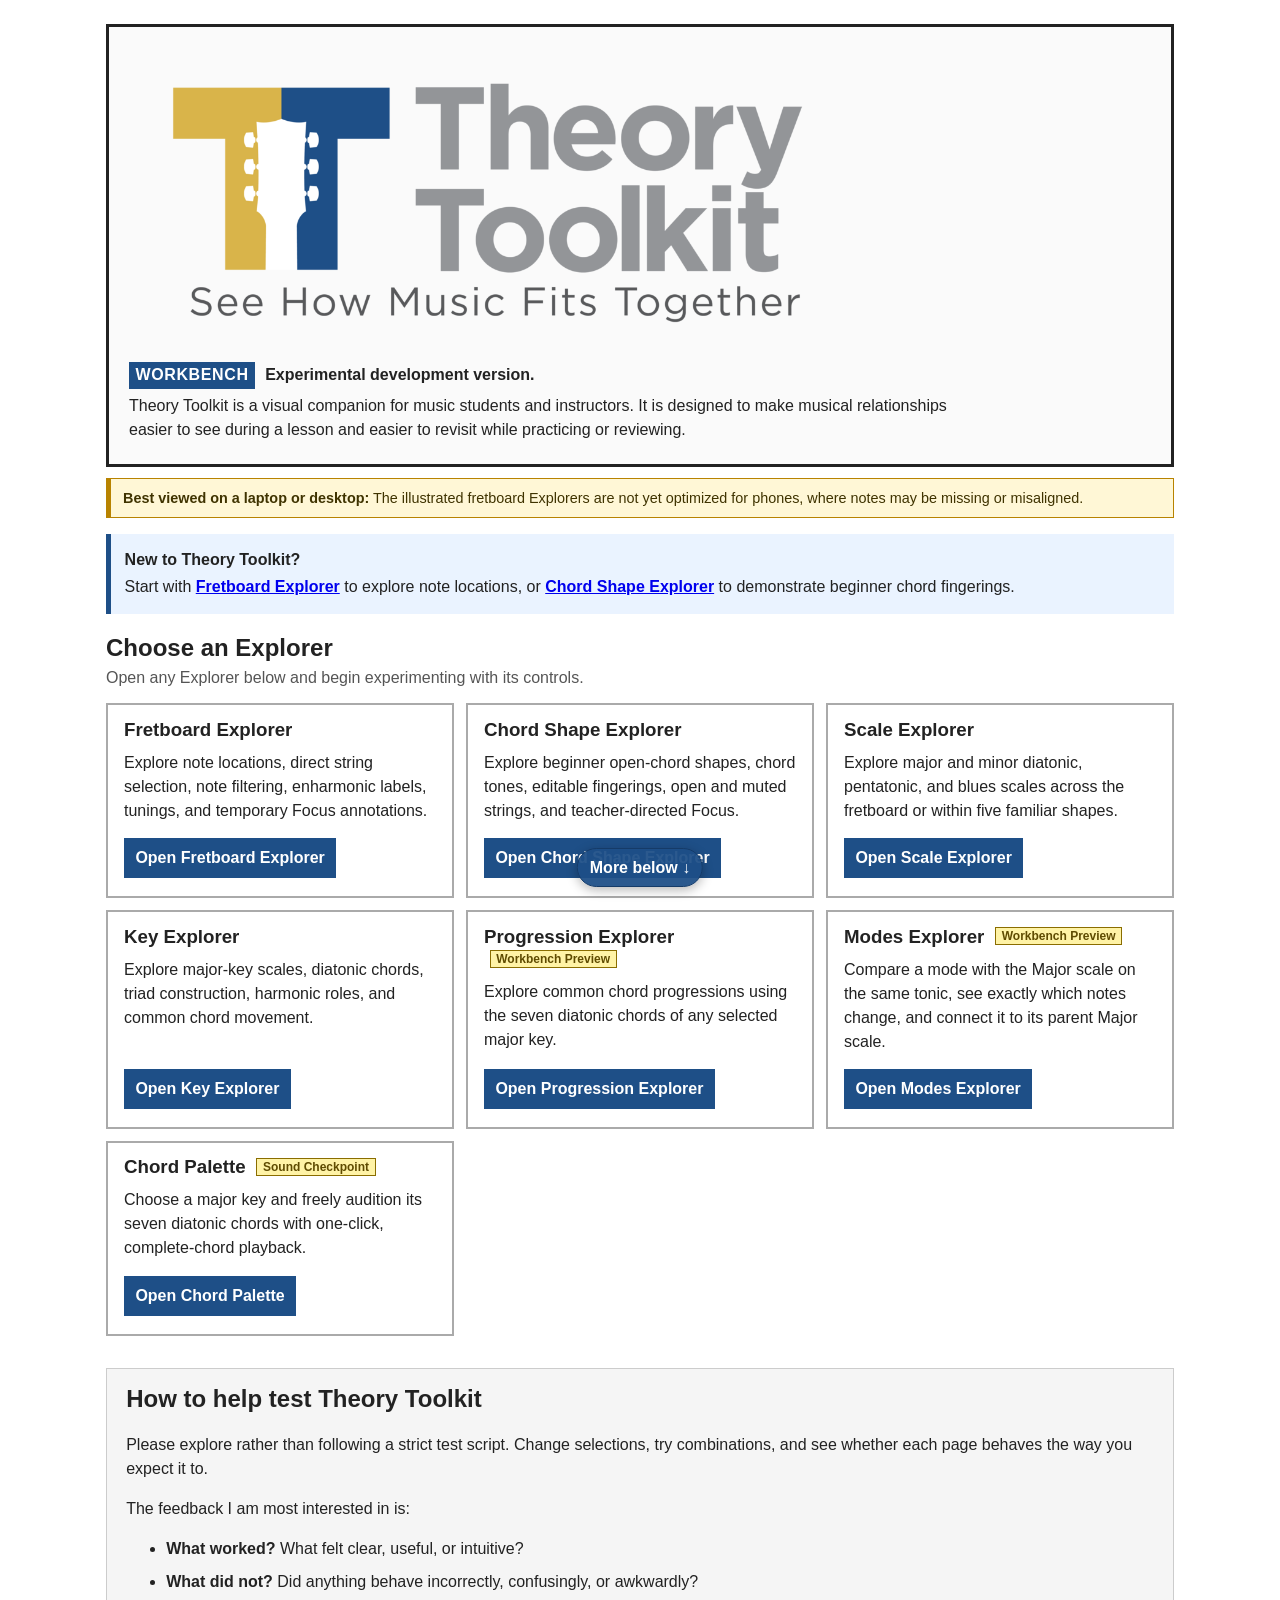
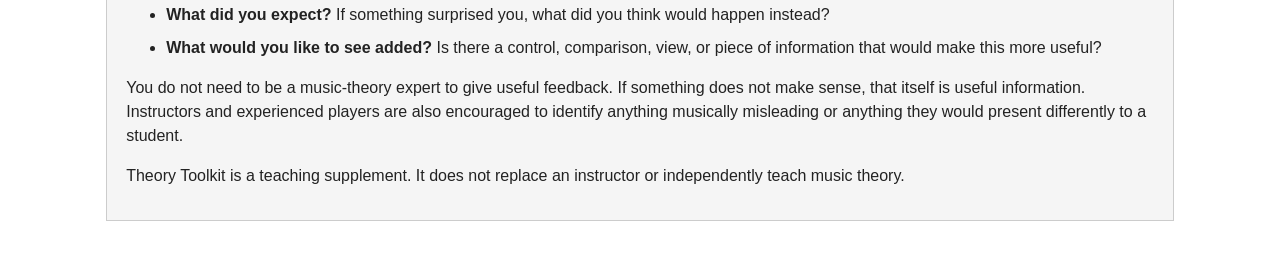
<file: index.html>
<!doctype html>
<html lang="en">
<head>
  <meta charset="utf-8">
  <meta name="viewport" content="width=device-width, initial-scale=1">
  <title>Theory Toolkit — Workbench</title>
  <link rel="icon" type="image/png" sizes="32x32" href="./assets/brand/favicon-32.png">
  <link rel="icon" type="image/png" sizes="512x512" href="./assets/brand/favicon-512.png">
  <link rel="apple-touch-icon" sizes="180x180" href="./assets/brand/apple-touch-icon.png">
  <style>
    :root {
      --border: #aaa;
      --soft-border: #ccc;
      --surface: #f5f5f5;
      --accent: #1e4f87;
      --accent-soft: #eaf3ff;
      --new: #fff3a6;
      --new-ink: #5f4b00;
    }
    * { box-sizing: border-box; }
    body { font-family: sans-serif; max-width: 1100px; margin: 1.5rem auto 3rem; padding: 0 1rem; line-height: 1.5; color: #222; }
    h1, h2, h3 { line-height: 1.2; }
    a { font-weight: bold; }
    .hero { border: 3px solid #222; padding: 1rem 1.25rem; background: #fafafa; }
    .brand-heading { margin: 0; }
    .brand-logo { display: block; width: min(46rem, 100%); height: auto; }
    .hero p { max-width: 850px; margin: .35rem 0; }
    .workbench-mark { font-weight: bold; }
    .workbench-label { display: inline-block; margin-right: .35rem; padding: .08rem .4rem; background: var(--accent); color: #fff; letter-spacing: .04em; }
    .start-note { margin: 1rem 0 .8rem; padding: .7rem .85rem; border-left: 5px solid var(--accent); background: var(--accent-soft); }
    .start-note p { margin: .2rem 0; }
    .section-heading { margin: 1.25rem 0 .25rem; }
    .section-intro { margin: 0 0 .8rem; color: #555; }
    .tool-grid { display: grid; grid-template-columns: repeat(auto-fit, minmax(280px, 1fr)); gap: .75rem; }
    .tool { display: flex; flex-direction: column; min-height: 12rem; padding: .85rem 1rem; border: 2px solid var(--border); background: #fff; }
    .tool:hover { border-color: var(--accent); background: #f8fbff; }
    .tool h3 { margin: 0 0 .35rem; }
    .tool p { margin: .25rem 0; }
    .tool-link { margin-top: auto !important; padding-top: .7rem; }
    .tool-link a { display: inline-block; padding: .45rem .65rem; border: 1px solid var(--accent); background: var(--accent); color: #fff; text-decoration: none; }
    .tool-link a:hover, .tool-link a:focus { background: #153b68; }
    .new-feature { display: inline-block; margin-left: .35rem; padding: .05rem .35rem; border: 1px solid #8a6d00; background: var(--new); color: var(--new-ink); font-size: .75rem; vertical-align: .15rem; }
    .tester-note { margin-top: 2rem; padding: 1rem 1.2rem; border: 1px solid var(--soft-border); background: var(--surface); }
    .tester-note h2 { margin-top: 0; }
    .tester-note li { margin: .55rem 0; }
    .scroll-cue {
      position: fixed;
      left: 50%;
      bottom: .8rem;
      z-index: 30;
      padding: .4rem .75rem;
      border: 1px solid #153b68;
      border-radius: 999px;
      background: rgba(30, 79, 135, .94);
      color: #fff;
      font: inherit;
      font-weight: bold;
      box-shadow: 0 .2rem .65rem rgba(0, 0, 0, .28);
      cursor: pointer;
      transform: translateX(-50%);
      animation: scroll-nudge 1.8s ease-in-out infinite;
    }
    .scroll-cue[hidden] { display: none; }
    .scroll-cue:hover, .scroll-cue:focus-visible { background: #153b68; }
    @keyframes scroll-nudge {
      0%, 65%, 100% { transform: translate(-50%, 0); }
      78% { transform: translate(-50%, .28rem); }
    }
    @media (prefers-reduced-motion: reduce) {
      .scroll-cue { animation: none; }
    }
    @media (max-width: 650px) {
      body { margin-top: .75rem; }
      .hero { padding: .8rem .9rem; }
      .tool-grid { grid-template-columns: 1fr; }
    }
  </style>
  <link rel="stylesheet" href="src/ui/mobile-support-notice.css">
</head>
<body>
  <header class="hero">
    <h1 class="brand-heading"><img class="brand-logo" src="./assets/brand/theory-toolkit-logo.png" alt="Theory Toolkit — See How Music Fits Together"></h1>
    <p class="workbench-mark"><span class="workbench-label">WORKBENCH</span> Experimental development version.</p>
    <p>Theory Toolkit is a visual companion for music students and instructors. It is designed to make musical relationships easier to see during a lesson and easier to revisit while practicing or reviewing.</p>
  </header>

  <aside class="mobile-support-notice" role="note"><strong>Best viewed on a laptop or desktop:</strong> The illustrated fretboard Explorers are not yet optimized for phones, where notes may be missing or misaligned.</aside>

  <div class="start-note">
    <p><strong>New to Theory Toolkit?</strong></p>
    <p>Start with <a href="fretboard-explorer.html">Fretboard Explorer</a> to explore note locations, or <a href="chord-shape-explorer.html">Chord Shape Explorer</a> to demonstrate beginner chord fingerings.</p>
  </div>

  <main>
    <h2 class="section-heading" id="explorers">Choose an Explorer</h2>
    <p class="section-intro">Open any Explorer below and begin experimenting with its controls.</p>

    <div class="tool-grid">
      <article class="tool">
        <h3>Fretboard Explorer</h3>
        <p>Explore note locations, direct string selection, note filtering, enharmonic labels, tunings, and temporary Focus annotations.</p>
        <p class="tool-link"><a href="fretboard-explorer.html">Open Fretboard Explorer</a></p>
      </article>

      <article class="tool">
        <h3>Chord Shape Explorer</h3>
        <p>Explore beginner open-chord shapes, chord tones, editable fingerings, open and muted strings, and teacher-directed Focus.</p>
        <p class="tool-link"><a href="chord-shape-explorer.html">Open Chord Shape Explorer</a></p>
      </article>

      <article class="tool">
        <h3>Scale Explorer</h3>
        <p>Explore major and minor diatonic, pentatonic, and blues scales across the fretboard or within five familiar shapes.</p>
        <p class="tool-link"><a href="scale-explorer.html">Open Scale Explorer</a></p>
      </article>

      <article class="tool">
        <h3>Key Explorer</h3>
        <p>Explore major-key scales, diatonic chords, triad construction, harmonic roles, and common chord movement.</p>
        <p class="tool-link"><a href="key-explorer.html">Open Key Explorer</a></p>
      </article>

      <article class="tool">
        <h3>Progression Explorer <span class="new-feature">Workbench Preview</span></h3>
        <p>Explore common chord progressions using the seven diatonic chords of any selected major key.</p>
        <p class="tool-link"><a href="progression-explorer.html">Open Progression Explorer</a></p>
      </article>

      <article class="tool">
        <h3>Modes Explorer <span class="new-feature">Workbench Preview</span></h3>
        <p>Compare a mode with the Major scale on the same tonic, see exactly which notes change, and connect it to its parent Major scale.</p>
        <p class="tool-link"><a href="modes-explorer.html">Open Modes Explorer</a></p>
      </article>

      <article class="tool">
        <h3>Chord Palette <span class="new-feature">Sound Checkpoint</span></h3>
        <p>Choose a major key and freely audition its seven diatonic chords with one-click, complete-chord playback.</p>
        <p class="tool-link"><a href="chord-palette.html">Open Chord Palette</a></p>
      </article>
    </div>

    <section class="tester-note" aria-labelledby="testing-heading">
      <h2 id="testing-heading">How to help test Theory Toolkit</h2>
      <p>Please explore rather than following a strict test script. Change selections, try combinations, and see whether each page behaves the way you expect it to.</p>
      <p>The feedback I am most interested in is:</p>
      <ul>
        <li><strong>What worked?</strong> What felt clear, useful, or intuitive?</li>
        <li><strong>What did not?</strong> Did anything behave incorrectly, confusingly, or awkwardly?</li>
        <li><strong>What did you expect?</strong> If something surprised you, what did you think would happen instead?</li>
        <li><strong>What would you like to see added?</strong> Is there a control, comparison, view, or piece of information that would make this more useful?</li>
      </ul>
      <p>You do not need to be a music-theory expert to give useful feedback. If something does not make sense, that itself is useful information. Instructors and experienced players are also encouraged to identify anything musically misleading or anything they would present differently to a student.</p>
      <p>Theory Toolkit is a teaching supplement. It does not replace an instructor or independently teach music theory.</p>
    </section>
  </main>

  <button type="button" class="scroll-cue" id="scroll-cue" aria-label="Scroll down to see more">More below ↓</button>

  <script>
    const scrollCue = document.querySelector("#scroll-cue");

    function updateScrollCue() {
      const page = document.documentElement;
      const hasMoreBelow = window.scrollY + window.innerHeight < page.scrollHeight - 32;
      scrollCue.hidden = !hasMoreBelow;
    }

    scrollCue.addEventListener("click", () => {
      window.scrollBy({ top: window.innerHeight * .75, behavior: "smooth" });
    });
    window.addEventListener("scroll", updateScrollCue, { passive: true });
    window.addEventListener("resize", updateScrollCue);
    updateScrollCue();
  </script>
</body>
</html>
</file>
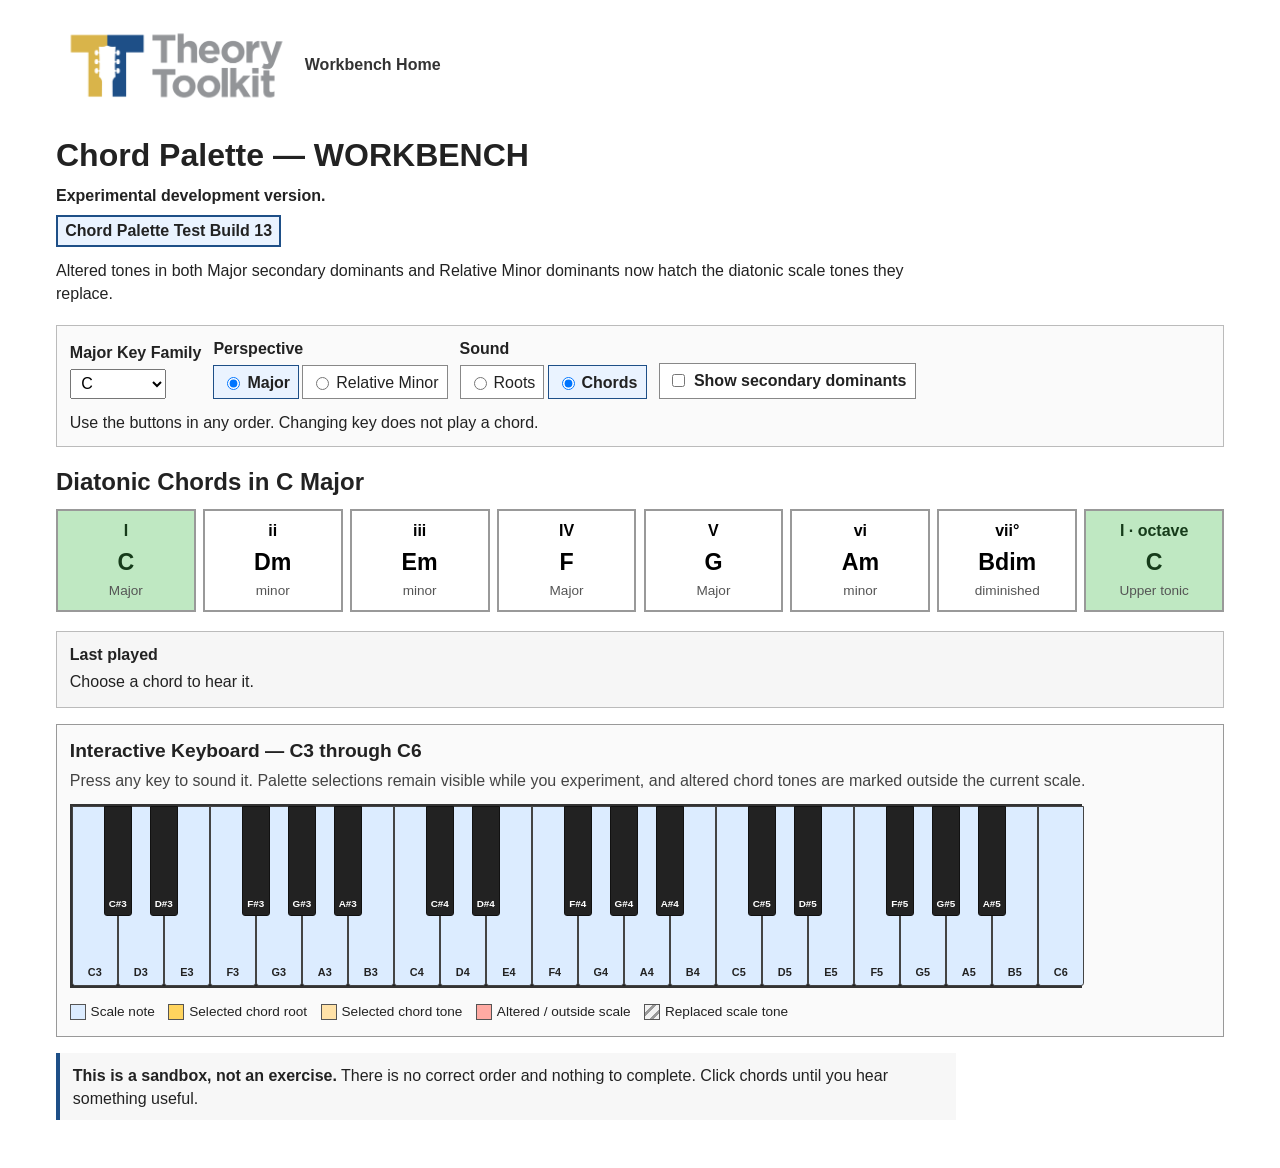
<file: chord-palette.html>
<!doctype html>
<html lang="en">
<head>
  <meta charset="utf-8">
  <meta name="viewport" content="width=device-width, initial-scale=1">
  <title>Theory Toolkit - Chord Palette Workbench</title>
  <link rel="icon" type="image/png" sizes="32x32" href="./assets/brand/favicon-32.png">
  <link rel="icon" type="image/png" sizes="512x512" href="./assets/brand/favicon-512.png">
  <link rel="apple-touch-icon" sizes="180x180" href="./assets/brand/apple-touch-icon.png">
  <style>
    :root {
      --border: #999;
      --surface: #f6f6f6;
      --accent: #1e4f87;
      --accent-soft: #eaf3ff;
      --tonic: #bfe8c2;
      --tonic-ink: #163b1a;
    }
    * { box-sizing: border-box; }
    body { max-width: 1200px; margin: 1.25rem auto 3rem; padding: 0 1rem; color: #222; font-family: sans-serif; line-height: 1.45; }
    h1 { margin: .35rem 0; }
    .workbench-home { display: inline-flex; align-items: center; gap: .55rem; color: #333; font-weight: bold; text-decoration: none; }
    .workbench-home:hover, .workbench-home:focus-visible { text-decoration: underline; }
    .workbench-home img { display: block; width: min(15rem, 60vw); height: auto; }
    button, select { font: inherit; }
    button { cursor: pointer; }
    button:focus-visible, select:focus-visible { outline: 3px solid #245a9a; outline-offset: 2px; }
    .workbench-mark { margin: .25rem 0; font-weight: bold; }
    .build-mark { display: inline-block; margin: .2rem 0 .35rem; padding: .15rem .45rem; border: 2px solid var(--accent); background: var(--accent-soft); font-weight: bold; }
    .checkpoint-note { max-width: 900px; margin: .4rem 0 1.25rem; }
    .controls { display: flex; flex-wrap: wrap; align-items: end; gap: .75rem; padding: .7rem .8rem; border: 1px solid #bbb; background: #fafafa; }
    .control-label { display: block; margin-bottom: .3rem; font-weight: bold; }
    #key-select { min-width: 6rem; padding: .3rem .4rem; }
    .sound-toggle { display: flex; gap: .2rem; margin: 0; padding: 0; border: 0; }
    .sound-toggle legend { margin-bottom: .3rem; padding: 0; font-weight: bold; }
    .sound-toggle label { display: inline-flex; align-items: center; gap: .25rem; padding: .28rem .5rem; border: 1px solid #888; background: #fff; cursor: pointer; }
    .sound-toggle label:has(input:checked) { border-color: var(--accent); background: var(--accent-soft); font-weight: bold; }
    .secondary-control { display: inline-flex; align-items: center; gap: .35rem; padding: .35rem .55rem; border: 1px solid #888; background: #fff; font-weight: bold; cursor: pointer; }
    .secondary-control[hidden] { display: none; }
    .palette-heading { margin: 1.15rem 0 .45rem; }
    .palette-scroll { overflow-x: auto; padding: .1rem 0 .4rem; }
    .palette { display: grid; grid-template-columns: repeat(8, minmax(115px, 1fr)); min-width: 920px; gap: .45rem; }
    .chord-button { min-height: 6rem; padding: .55rem .4rem; border: 2px solid var(--border); background: #fff; text-align: center; }
    .chord-button:hover { border-color: var(--accent); background: #f7fbff; }
    .chord-button.playing { border: 4px solid var(--accent); padding: calc(.55rem - 2px) calc(.4rem - 2px); background: var(--accent-soft); }
    .chord-button.tonic { background: var(--tonic); color: var(--tonic-ink); }
    .degree { display: block; font-size: 1rem; font-weight: bold; }
    .chord-name { display: block; margin: .2rem 0 .12rem; font-size: 1.45rem; font-weight: bold; }
    .quality { display: block; color: #555; font-size: .85rem; }
    .secondary-section { margin-top: 1.15rem; padding: .7rem .8rem .8rem; border: 2px solid #826500; background: #fffdf1; }
    .secondary-section[hidden] { display: none; }
    .secondary-header { display: flex; flex-wrap: wrap; align-items: end; justify-content: space-between; gap: .65rem; }
    .secondary-heading { margin: 0; font-size: 1.2rem; }
    .secondary-intro { margin: .25rem 0 .65rem; color: #4f430d; }
    .secondary-palette { display: grid; grid-template-columns: repeat(5, minmax(135px, 1fr)); min-width: 675px; gap: .45rem; }
    .minor-dominant-palette { display: grid; grid-template-columns: repeat(2, minmax(150px, 220px)); gap: .45rem; }
    .secondary-button { border-color: #9a7a16; background: #fffef8; }
    .secondary-button:hover { border-color: #5f4900; background: #fff8d6; }
    .secondary-button.playing { border-color: #5f4900; background: #fff3a6; }
    .now-playing { min-height: 4.8rem; margin-top: .8rem; padding: .7rem .8rem; border: 1px solid #bbb; background: var(--surface); }
    .now-playing h2 { margin: 0 0 .25rem; font-size: 1rem; }
    .now-playing p { margin: 0; }
    .now-playing strong { font-size: 1.15rem; }
    .last-played-notes { display: block; margin-top: .12rem; font-weight: bold; }
    .last-played-dialogue { display: block; margin-top: .2rem; }
    .keyboard-section { margin-top: 1rem; padding: .75rem .8rem .9rem; border: 1px solid #999; background: #fafafa; }
    .keyboard-heading { margin: 0; font-size: 1.2rem; }
    .keyboard-intro { margin: .25rem 0 .6rem; color: #444; }
    .keyboard-scroll { overflow-x: auto; padding: .15rem 0 .55rem; }
    .keyboard { position: relative; width: 1012px; height: 184px; border: 2px solid #333; background: #222; touch-action: none; user-select: none; }
    .piano-key { position: absolute; top: 0; margin: 0; padding: 0; border-radius: 0 0 .18rem .18rem; cursor: pointer; }
    .piano-key.white { z-index: 1; width: 46px; height: 180px; border: 1px solid #444; background: #fff; color: #222; }
    .piano-key.black { z-index: 2; width: 28px; height: 110px; border: 1px solid #111; background: #222; color: #fff; }
    .piano-key.scale-note.white { background: #dcecff; }
    .piano-key.scale-note.black { background: #dcecff; color: #222; }
    .piano-key.chord-tone.white { background: #ffe2a8; }
    .piano-key.chord-tone.black { background: #ffe2a8; color: #222; }
    .piano-key.chord-root.white { background: #ffd45e; box-shadow: inset 0 0 0 4px #775700; }
    .piano-key.chord-root.black { background: #ffd45e; color: #222; box-shadow: inset 0 0 0 3px #775700; }
    .piano-key.altered-tone.white { background: #ffaaa3; box-shadow: inset 0 0 0 4px #9b211a; }
    .piano-key.altered-tone.black { background: #ffaaa3; color: #222; box-shadow: inset 0 0 0 3px #9b211a; }
    .piano-key.replaced-tone.white,
    .piano-key.replaced-tone.black { background: repeating-linear-gradient(135deg, #f2f2f2 0 6px, #999 6px 10px); color: #222; box-shadow: inset 0 0 0 3px #666; }
    .piano-key.pressed { filter: brightness(.75); transform: translateY(2px); }
    .key-label { position: absolute; right: 0; bottom: .25rem; left: 0; font-size: .68rem; font-weight: bold; text-align: center; pointer-events: none; }
    .piano-key.black .key-label { bottom: .2rem; font-size: .62rem; }
    .keyboard-legend { display: flex; flex-wrap: wrap; gap: .4rem .85rem; margin-top: .35rem; font-size: .85rem; }
    .legend-item { display: inline-flex; align-items: center; gap: .3rem; }
    .legend-swatch { width: 1rem; height: 1rem; border: 1px solid #555; }
    .legend-scale { background: #dcecff; }
    .legend-root { background: #ffd45e; }
    .legend-chord { background: #ffe2a8; }
    .legend-altered { background: #ffaaa3; }
    .legend-replaced { background: repeating-linear-gradient(135deg, #f2f2f2 0 5px, #999 5px 8px); }
    .purpose-note { max-width: 900px; margin-top: 1rem; padding: .65rem .8rem; border-left: 4px solid var(--accent); background: #f7f7f7; }
  </style>
</head>
<body>
  <p><a class="workbench-home" href="index.html"><img src="./assets/brand/theory-toolkit-logo-no-tagline.png" alt="Theory Toolkit"><span>Workbench Home</span></a></p>
  <h1>Chord Palette — WORKBENCH</h1>
  <p class="workbench-mark">Experimental development version.</p>
  <p class="build-mark">Chord Palette Test Build 13</p>
  <p class="checkpoint-note">Altered tones in both Major secondary dominants and Relative Minor dominants now hatch the diatonic scale tones they replace.</p>

  <section class="controls" aria-labelledby="controls-heading">
    <div>
      <label class="control-label" id="controls-heading" for="key-select">Major Key Family</label>
      <select id="key-select"></select>
    </div>
    <fieldset class="sound-toggle">
      <legend>Perspective</legend>
      <label><input type="radio" name="perspective" value="major" checked> Major</label>
      <label><input type="radio" name="perspective" value="relative-minor"> Relative Minor</label>
    </fieldset>
    <fieldset class="sound-toggle">
      <legend>Sound</legend>
      <label><input type="radio" name="sound" value="roots"> Roots</label>
      <label><input type="radio" name="sound" value="chords" checked> Chords</label>
    </fieldset>
    <label class="secondary-control" id="secondary-control"><input type="checkbox" id="show-secondary"> Show secondary dominants</label>
    <label class="secondary-control" id="minor-dominant-control" hidden><input type="checkbox" id="show-minor-dominant"> Show minor-key dominant alterations</label>
    <span>Use the buttons in any order. Changing key does not play a chord.</span>
  </section>

  <main>
    <h2 class="palette-heading" id="palette-heading">Diatonic Chords in C Major</h2>
    <div class="palette-scroll">
      <div class="palette" id="palette" aria-labelledby="palette-heading"></div>
    </div>

    <section class="secondary-section" id="secondary-section" hidden aria-labelledby="secondary-heading">
      <div class="secondary-header">
        <h2 class="secondary-heading" id="secondary-heading">Secondary Dominants</h2>
        <fieldset class="sound-toggle">
          <legend>Secondary chord type</legend>
          <label><input type="radio" name="secondary-quality" value="triads" checked> Triads</label>
          <label><input type="radio" name="secondary-quality" value="sevenths"> Dominant 7ths</label>
        </fieldset>
      </div>
      <p class="secondary-intro">Each chord temporarily acts as V of the diatonic chord shown beneath it.</p>
      <div class="palette-scroll">
        <div class="secondary-palette" id="secondary-palette"></div>
      </div>
    </section>

    <section class="secondary-section" id="minor-dominant-section" hidden aria-labelledby="minor-dominant-heading">
      <div class="secondary-header">
        <h2 class="secondary-heading" id="minor-dominant-heading">Minor-Key Dominant Alterations</h2>
      </div>
      <p class="secondary-intro">Raise scale degree 7 to turn the diatonic minor v into V or V7, creating a leading tone and a stronger pull toward i.</p>
      <div class="palette-scroll">
        <div class="minor-dominant-palette" id="minor-dominant-palette"></div>
      </div>
    </section>

    <section class="now-playing" aria-live="polite">
      <h2>Last played</h2>
      <p id="now-playing">Choose a chord to hear it.</p>
    </section>

    <section class="keyboard-section" aria-labelledby="keyboard-heading">
      <h2 class="keyboard-heading" id="keyboard-heading">Interactive Keyboard — C3 through C6</h2>
      <p class="keyboard-intro">Press any key to sound it. Palette selections remain visible while you experiment, and altered chord tones are marked outside the current scale.</p>
      <div class="keyboard-scroll">
        <div class="keyboard" id="keyboard" role="group" aria-label="Playable piano keyboard from C3 through C6"></div>
      </div>
      <div class="keyboard-legend" aria-label="Keyboard color legend">
        <span class="legend-item"><span class="legend-swatch legend-scale"></span>Scale note</span>
        <span class="legend-item"><span class="legend-swatch legend-root"></span>Selected chord root</span>
        <span class="legend-item"><span class="legend-swatch legend-chord"></span>Selected chord tone</span>
        <span class="legend-item"><span class="legend-swatch legend-altered"></span>Altered / outside scale</span>
        <span class="legend-item" id="replaced-legend" hidden><span class="legend-swatch legend-replaced"></span>Replaced scale tone</span>
      </div>
    </section>

    <aside class="purpose-note" role="note">
      <strong>This is a sandbox, not an exercise.</strong> There is no correct order and nothing to complete. Click chords until you hear something useful.
    </aside>
  </main>

  <script type="module">
    import { MAJOR_KEYS, DIATONIC_CHORDS } from "./src/data/key-explorer-data.js?v=20260831-1";
    import {
      ascendingMidiNote,
      dominantSeventhMidiNotesFromRoot,
      playDominantSeventh,
      playRoot,
      playTriad,
      startKeyboardNote,
      stopKeyboardNote,
      triadMidiNotesFromRoot
    } from "./src/audio/chord-audio.js?v=20260901-7";

    const keySelect = document.querySelector("#key-select");
    const paletteHeading = document.querySelector("#palette-heading");
    const palette = document.querySelector("#palette");
    const secondaryControl = document.querySelector("#secondary-control");
    const showSecondary = document.querySelector("#show-secondary");
    const secondarySection = document.querySelector("#secondary-section");
    const secondaryPalette = document.querySelector("#secondary-palette");
    const minorDominantControl = document.querySelector("#minor-dominant-control");
    const showMinorDominant = document.querySelector("#show-minor-dominant");
    const minorDominantSection = document.querySelector("#minor-dominant-section");
    const minorDominantPalette = document.querySelector("#minor-dominant-palette");
    const nowPlaying = document.querySelector("#now-playing");
    const keyboard = document.querySelector("#keyboard");
    const replacedLegend = document.querySelector("#replaced-legend");

    let selectedKey = MAJOR_KEYS[0];
    let playingDegree = null;
    let soundMode = "chords";
    let perspective = "major";
    let secondaryQuality = "triads";
    let selectedHarmony = null;

    const SECONDARY_DOMINANTS = [
      { function: "V/ii", rootDegree: 5, targetDegree: 1, targetNumeral: "ii" },
      { function: "V/iii", rootDegree: 6, targetDegree: 2, targetNumeral: "iii" },
      { function: "V/IV", rootDegree: 0, targetDegree: 3, targetNumeral: "IV" },
      { function: "V/V", rootDegree: 1, targetDegree: 4, targetNumeral: "V" },
      { function: "V/vi", rootDegree: 2, targetDegree: 5, targetNumeral: "vi" }
    ];

    const MINOR_SOURCE_DEGREES = [5, 6, 0, 1, 2, 3, 4];
    const MINOR_NUMERALS = ["i", "ii°", "III", "iv", "v", "VI", "VII"];
    const BLACK_PITCH_CLASSES = new Set([1, 3, 6, 8, 10]);
    const SHARP_NAMES = ["C", "C#", "D", "D#", "E", "F", "F#", "G", "G#", "A", "A#", "B"];
    const FLAT_NAMES = ["C", "Db", "D", "Eb", "E", "F", "Gb", "G", "Ab", "A", "Bb", "B"];
    const NOTE_LETTERS = ["C", "D", "E", "F", "G", "A", "B"];
    const NATURAL_PITCH_CLASSES = { C: 0, D: 2, E: 4, F: 5, G: 7, A: 9, B: 11 };

    const chordName = chord => `${selectedKey.notes[chord.triadDegrees[0]]}${chord.suffix}`;
    const chordNotes = chord => chord.triadDegrees.map(index => selectedKey.notes[index]);
    const perspectiveTonic = () => perspective === "major" ? selectedKey.notes[0] : selectedKey.notes[5];
    const contextLabel = () => perspective === "major"
      ? `${selectedKey.label} major`
      : `${selectedKey.notes[5]} natural minor`;
    const pitchClass = note => ascendingMidiNote(selectedKey.notes[0], note) % 12;
    const scalePitchClasses = () => new Set(selectedKey.notes.map(pitchClass));

    function replacedScalePitchClasses(chordToneNames) {
      const scale = scalePitchClasses();
      const scaleByLetter = new Map(selectedKey.notes.map(note => [note[0], pitchClass(note)]));
      return [...new Set(chordToneNames
        .filter(note => !scale.has(pitchClass(note)))
        .map(note => scaleByLetter.get(note[0]))
        .filter(pc => pc !== undefined))];
    }

    function spellNoteAtInterval(rootName, semitones, letterSteps) {
      const rootLetterIndex = NOTE_LETTERS.indexOf(rootName[0]);
      const targetLetter = NOTE_LETTERS[(rootLetterIndex + letterSteps) % NOTE_LETTERS.length];
      const targetPitchClass = (pitchClass(rootName) + semitones) % 12;
      let alteration = (targetPitchClass - NATURAL_PITCH_CLASSES[targetLetter] + 12) % 12;
      if (alteration > 6) alteration -= 12;
      const accidental = alteration === 2
        ? "##"
        : alteration === 1
          ? "#"
          : alteration === -1
            ? "b"
            : alteration === -2
              ? "bb"
              : "";
      return `${targetLetter}${accidental}`;
    }

    function spellChordNotes(rootName, quality) {
      const intervals = quality === "dominant7"
        ? [[0, 0], [4, 2], [7, 4], [10, 6]]
        : [[0, 0], [4, 2], [7, 4]];
      return intervals.map(([semitones, letterSteps]) => spellNoteAtInterval(rootName, semitones, letterSteps));
    }

    function showLastPlayed(name, notes, dialogue) {
      nowPlaying.innerHTML = `
        <strong>${name}</strong>
        <span class="last-played-notes">Notes: ${notes.join(" · ")}</span>
        <span class="last-played-dialogue">${dialogue}</span>
      `;
    }

    function displayNoteName(midi) {
      const pc = midi % 12;
      const scaleName = selectedKey.notes.find(note => pitchClass(note) === pc);
      if (scaleName) return scaleName;
      const preferFlats = selectedKey.notes.some(note => note.includes("b"));
      return (preferFlats ? FLAT_NAMES : SHARP_NAMES)[pc];
    }

    function renderKeyboard() {
      keyboard.innerHTML = "";
      const scale = scalePitchClasses();
      const harmonyPcs = new Set(selectedHarmony?.midiNotes.map(note => note % 12) ?? []);
      const harmonyRootPc = selectedHarmony?.rootMidi % 12;
      const replacedPitchClasses = new Set(selectedHarmony?.replacedPitchClasses ?? []);
      replacedLegend.hidden = replacedPitchClasses.size === 0;
      let whiteIndex = 0;

      for (let midi = 48; midi <= 84; midi += 1) {
        const pc = midi % 12;
        const isBlack = BLACK_PITCH_CLASSES.has(pc);
        const key = document.createElement("button");
        key.type = "button";
        key.className = `piano-key ${isBlack ? "black" : "white"}`;
        key.style.left = isBlack
          ? `${whiteIndex * 46 - 14}px`
          : `${whiteIndex * 46}px`;
        if (!isBlack) whiteIndex += 1;

        if (scale.has(pc) && !replacedPitchClasses.has(pc)) key.classList.add("scale-note");
        if (replacedPitchClasses.has(pc)) key.classList.add("replaced-tone");
        if (harmonyPcs.has(pc)) {
          key.classList.add(scale.has(pc) ? "chord-tone" : "altered-tone");
        }
        if (selectedHarmony && pc === harmonyRootPc) key.classList.add("chord-root");

        const noteName = displayNoteName(midi);
        const octave = Math.floor(midi / 12) - 1;
        key.setAttribute("aria-label", `Play ${noteName}${octave}`);
        key.innerHTML = `<span class="key-label">${noteName}${octave}</span>`;

        const release = event => {
          const noteId = `keyboard-${event.pointerId}-${midi}`;
          stopKeyboardNote(noteId);
          key.classList.remove("pressed");
        };
        key.addEventListener("pointerdown", event => {
          if (event.button !== 0 && event.pointerType === "mouse") return;
          event.preventDefault();
          key.setPointerCapture(event.pointerId);
          key.classList.add("pressed");
          startKeyboardNote(`keyboard-${event.pointerId}-${midi}`, midi);
        });
        key.addEventListener("pointerup", release);
        key.addEventListener("pointercancel", release);
        key.addEventListener("lostpointercapture", release);
        key.addEventListener("keydown", event => {
          if ((event.key === "Enter" || event.key === " ") && !event.repeat) {
            event.preventDefault();
            key.classList.add("pressed");
            startKeyboardNote(`keyboard-key-${midi}`, midi);
          }
        });
        key.addEventListener("keyup", event => {
          if (event.key === "Enter" || event.key === " ") {
            stopKeyboardNote(`keyboard-key-${midi}`);
            key.classList.remove("pressed");
          }
        });
        key.addEventListener("blur", () => {
          stopKeyboardNote(`keyboard-key-${midi}`);
          key.classList.remove("pressed");
        });
        keyboard.appendChild(key);
      }
    }

    function paletteChords() {
      if (perspective === "relative-minor") {
        const minorChords = MINOR_SOURCE_DEGREES.map((sourceIndex, index) => ({
          ...DIATONIC_CHORDS[sourceIndex],
          degree: MINOR_NUMERALS[index],
          paletteId: `minor-${MINOR_NUMERALS[index]}`,
          octaveOffset: 0
        }));
        return [
          ...minorChords,
          {
            ...minorChords[0],
            paletteId: "minor-i-octave",
            octaveOffset: 12,
            octaveTonic: true
          }
        ];
      }

      const tonic = DIATONIC_CHORDS[0];
      return [
        ...DIATONIC_CHORDS.map(chord => ({ ...chord, paletteId: chord.degree, octaveOffset: 0 })),
        { ...tonic, degree: "I", paletteId: "I-octave", octaveOffset: 12, octaveTonic: true }
      ];
    }

    function renderPalette() {
      paletteHeading.textContent = perspective === "major"
        ? `Diatonic Chords in ${selectedKey.label} Major`
        : `Diatonic Chords in ${selectedKey.notes[5]} Natural Minor — Relative Minor of ${selectedKey.label} Major`;
      palette.innerHTML = "";

      paletteChords().forEach(chord => {
        const name = chordName(chord);
        const notes = chordNotes(chord);
        const rootMidi = ascendingMidiNote(perspectiveTonic(), notes[0]) + chord.octaveOffset;
        const button = document.createElement("button");
        button.type = "button";
        button.className = `chord-button${chord.degree === "I" ? " tonic" : ""}${playingDegree === chord.paletteId ? " playing" : ""}`;
        button.setAttribute("aria-label", chord.octaveTonic
          ? `Play the upper tonic ${name}: ${notes.join(", ")}`
          : `Play ${name}, the ${chord.degree} chord in ${contextLabel()}: ${notes.join(", ")}`);
        button.innerHTML = `
          <span class="degree">${chord.octaveTonic ? "I · octave" : chord.degree}</span>
          <span class="chord-name">${name}</span>
          <span class="quality">${chord.octaveTonic ? "Upper tonic" : chord.quality}</span>
        `;
        const playChord = async () => {
          playingDegree = chord.paletteId;
          selectedHarmony = {
            rootMidi,
            midiNotes: triadMidiNotesFromRoot(rootMidi, chord.quality)
          };
          renderPalette();
          renderKeyboard();
          if (soundMode === "roots") {
            showLastPlayed(
              name,
              notes,
              chord.octaveTonic
                ? `Root-only audition of the upper tonic in ${contextLabel()}.`
                : `Root-only audition of ${name}, the ${chord.degree} chord in ${contextLabel()}.`
            );
            await playRoot(rootMidi);
          } else {
            showLastPlayed(
              name,
              notes,
              chord.octaveTonic
                ? `Upper tonic chord in ${contextLabel()}.`
                : `${chord.degree} in ${contextLabel()}.`
            );
            await playTriad(notes[0], chord.quality, rootMidi);
          }
        };
        button.addEventListener("pointerdown", playChord);
        button.addEventListener("keydown", event => {
          if ((event.key === "Enter" || event.key === " ") && !event.repeat) {
            event.preventDefault();
            playChord();
          }
        });
        palette.appendChild(button);
      });
    }

    function renderSecondaryPalette() {
      secondaryPalette.innerHTML = "";

      SECONDARY_DOMINANTS.forEach(chord => {
        const rootName = selectedKey.notes[chord.rootDegree];
        const target = DIATONIC_CHORDS[chord.targetDegree];
        const targetName = `${selectedKey.notes[chord.targetDegree]}${target.suffix}`;
        const chordName = `${rootName}${secondaryQuality === "sevenths" ? "7" : ""}`;
        const notes = spellChordNotes(rootName, secondaryQuality === "sevenths" ? "dominant7" : "major");
        const rootMidi = ascendingMidiNote(selectedKey.notes[0], rootName);
        const paletteId = `secondary-${chord.function}`;
        const button = document.createElement("button");
        button.type = "button";
        button.className = `chord-button secondary-button${playingDegree === paletteId ? " playing" : ""}`;
        button.setAttribute("aria-label", `Play ${chordName}, ${chord.function}, pointing toward ${targetName}`);
        button.innerHTML = `
          <span class="degree">${chord.function}</span>
          <span class="chord-name">${chordName}</span>
          <span class="quality">→ ${targetName} (${chord.targetNumeral})</span>
        `;
        const playChord = async () => {
          playingDegree = paletteId;
          selectedHarmony = {
            rootMidi,
            midiNotes: secondaryQuality === "sevenths"
              ? dominantSeventhMidiNotesFromRoot(rootMidi)
              : triadMidiNotesFromRoot(rootMidi, "Major"),
            replacedPitchClasses: replacedScalePitchClasses(notes)
          };
          renderPalette();
          renderSecondaryPalette();
          renderKeyboard();
          if (soundMode === "roots") {
            showLastPlayed(chordName, notes, `Root-only audition. ${chord.function}, pointing toward ${targetName}.`);
            await playRoot(rootMidi);
          } else if (secondaryQuality === "sevenths") {
            showLastPlayed(chordName, notes, `${chord.function}, pointing toward ${targetName}.`);
            await playDominantSeventh(rootMidi);
          } else {
            showLastPlayed(chordName, notes, `${chord.function}, pointing toward ${targetName}.`);
            await playTriad(rootName, "Major", rootMidi);
          }
        };
        button.addEventListener("pointerdown", playChord);
        button.addEventListener("keydown", event => {
          if ((event.key === "Enter" || event.key === " ") && !event.repeat) {
            event.preventDefault();
            playChord();
          }
        });
        secondaryPalette.appendChild(button);
      });
    }

    function renderMinorDominantPalette() {
      minorDominantPalette.innerHTML = "";
      const rootName = selectedKey.notes[2];
      const tonicName = selectedKey.notes[5];
      const rootMidi = ascendingMidiNote(tonicName, rootName);
      const alterations = [
        { paletteId: "minor-primary-V", numeral: "V", chordName: rootName, seventh: false },
        { paletteId: "minor-primary-V7", numeral: "V7", chordName: `${rootName}7`, seventh: true }
      ];

      alterations.forEach(chord => {
        const notes = spellChordNotes(rootName, chord.seventh ? "dominant7" : "major");
        const button = document.createElement("button");
        button.type = "button";
        button.className = `chord-button secondary-button${playingDegree === chord.paletteId ? " playing" : ""}`;
        button.setAttribute("aria-label", `Play ${chord.chordName}, the altered ${chord.numeral} chord, pointing toward ${tonicName} minor`);
        button.innerHTML = `
          <span class="degree">${chord.numeral}</span>
          <span class="chord-name">${chord.chordName}</span>
          <span class="quality">Primary dominant → ${tonicName}m (i)</span>
        `;
        const playChord = async () => {
          playingDegree = chord.paletteId;
          selectedHarmony = {
            rootMidi,
            midiNotes: chord.seventh
              ? dominantSeventhMidiNotesFromRoot(rootMidi)
              : triadMidiNotesFromRoot(rootMidi, "Major"),
            replacedPitchClasses: [pitchClass(selectedKey.notes[4])]
          };
          renderPalette();
          renderMinorDominantPalette();
          renderKeyboard();
          if (soundMode === "roots") {
            showLastPlayed(
              chord.chordName,
              notes,
              `Root-only audition of the altered ${chord.numeral}, the primary dominant pointing toward ${tonicName}m.`
            );
            await playRoot(rootMidi);
          } else if (chord.seventh) {
            showLastPlayed(
              chord.chordName,
              notes,
              `Primary dominant of ${tonicName} minor; raised scale degree 7 creates the leading tone.`
            );
            await playDominantSeventh(rootMidi);
          } else {
            showLastPlayed(
              chord.chordName,
              notes,
              `Primary dominant of ${tonicName} minor; raised scale degree 7 creates the leading tone.`
            );
            await playTriad(rootName, "Major", rootMidi);
          }
        };
        button.addEventListener("pointerdown", playChord);
        button.addEventListener("keydown", event => {
          if ((event.key === "Enter" || event.key === " ") && !event.repeat) {
            event.preventDefault();
            playChord();
          }
        });
        minorDominantPalette.appendChild(button);
      });
    }

    MAJOR_KEYS.forEach(key => {
      const option = document.createElement("option");
      option.value = key.id;
      option.textContent = key.label;
      keySelect.appendChild(option);
    });

    keySelect.addEventListener("change", () => {
      selectedKey = MAJOR_KEYS.find(key => key.id === keySelect.value);
      playingDegree = null;
      selectedHarmony = null;
      nowPlaying.textContent = `Choose a chord in ${contextLabel()} to hear it.`;
      renderPalette();
      renderSecondaryPalette();
      renderMinorDominantPalette();
      renderKeyboard();
    });

    document.querySelectorAll('input[name="perspective"]').forEach(input => {
      input.addEventListener("change", event => {
        perspective = event.target.value;
        playingDegree = null;
        selectedHarmony = null;
        if (perspective === "relative-minor") {
          showSecondary.checked = false;
          secondarySection.hidden = true;
          secondaryControl.hidden = true;
          minorDominantControl.hidden = false;
          nowPlaying.textContent = `Choose a chord in ${selectedKey.notes[5]} natural minor to hear it.`;
        } else {
          secondaryControl.hidden = false;
          showMinorDominant.checked = false;
          minorDominantSection.hidden = true;
          minorDominantControl.hidden = true;
          nowPlaying.textContent = `Choose a chord in ${selectedKey.label} major to hear it.`;
        }
        renderPalette();
        renderSecondaryPalette();
        renderMinorDominantPalette();
        renderKeyboard();
      });
    });

    document.querySelectorAll('input[name="sound"]').forEach(input => {
      input.addEventListener("change", event => {
        soundMode = event.target.value;
        playingDegree = null;
        selectedHarmony = null;
        nowPlaying.textContent = soundMode === "roots"
          ? "Choose a chord button to hear its root."
          : "Choose a chord to hear it.";
        renderPalette();
        renderSecondaryPalette();
        renderMinorDominantPalette();
        renderKeyboard();
      });
    });

    showSecondary.addEventListener("change", () => {
      secondarySection.hidden = !showSecondary.checked;
      playingDegree = null;
      selectedHarmony = null;
      nowPlaying.textContent = showSecondary.checked
        ? "Choose a diatonic chord or secondary dominant to hear it."
        : "Choose a chord to hear it.";
      renderPalette();
      renderSecondaryPalette();
      renderMinorDominantPalette();
      renderKeyboard();
    });

    showMinorDominant.addEventListener("change", () => {
      minorDominantSection.hidden = !showMinorDominant.checked;
      playingDegree = null;
      selectedHarmony = null;
      nowPlaying.textContent = showMinorDominant.checked
        ? "Compare the diatonic minor v with the altered V or V7."
        : `Choose a chord in ${contextLabel()} to hear it.`;
      renderPalette();
      renderMinorDominantPalette();
      renderKeyboard();
    });

    document.querySelectorAll('input[name="secondary-quality"]').forEach(input => {
      input.addEventListener("change", event => {
        secondaryQuality = event.target.value;
        playingDegree = null;
        selectedHarmony = null;
        nowPlaying.textContent = secondaryQuality === "sevenths"
          ? "Secondary dominants will play as dominant seventh chords."
          : "Secondary dominants will play as major triads.";
        renderPalette();
        renderSecondaryPalette();
        renderMinorDominantPalette();
        renderKeyboard();
      });
    });

    renderPalette();
    renderSecondaryPalette();
    renderMinorDominantPalette();
    renderKeyboard();
  </script>
</body>
</html>
</file>
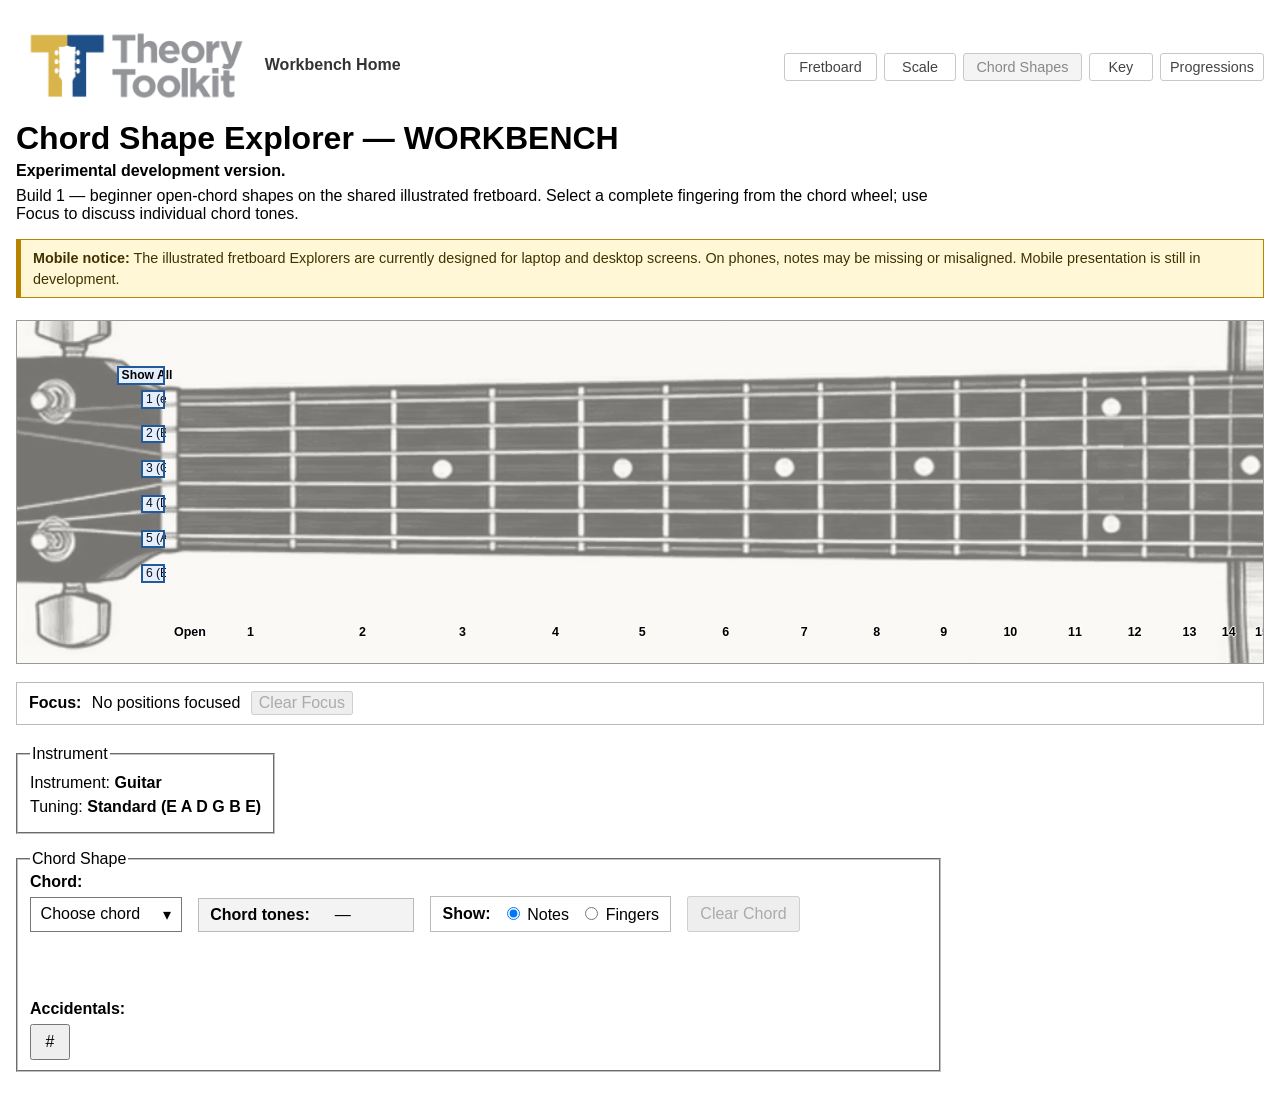
<file: chord-shape-explorer.html>
<!doctype html>
<html lang="en">
<head>
  <meta charset="utf-8">
  <meta name="viewport" content="width=device-width, initial-scale=1">
  <title>Theory Toolkit - Chord Shape Explorer Workbench</title>
  <link rel="icon" type="image/png" sizes="32x32" href="./assets/brand/favicon-32.png">
  <link rel="icon" type="image/png" sizes="512x512" href="./assets/brand/favicon-512.png">
  <link rel="apple-touch-icon" sizes="180x180" href="./assets/brand/apple-touch-icon.png">
  <link rel="stylesheet" href="./src/styles/fretboard-view.css?v=20260819-cleanup1">
  <style>
    body { font-family: sans-serif; max-width: 1650px; margin: 1.25rem auto 2rem; padding: 0 1rem; }
    h1 { margin: .35rem 0; }
    .toolkit-header { display: flex; align-items: center; justify-content: space-between; gap: 2rem; width: min(1618px, calc(100vw - 2rem)); margin-left: 50%; transform: translateX(-50%); }
    .toolkit-header > p { margin: 0; }
    .explorer-nav { display: grid; grid-template-columns: 5.8rem 4.5rem 7.4rem 4rem 6.5rem; justify-content: end; gap: .45rem; margin-left: auto; }
    .explorer-nav a, .explorer-nav .current { text-align: center; white-space: nowrap; }
    .explorer-nav a, .explorer-nav .current { display: inline-block; padding: .3rem .55rem; border: 1px solid #c8c8c8; border-radius: 3px; font-size: .9rem; text-decoration: none; }
    .explorer-nav a { color: #444; background: #fff; }
    .explorer-nav a:hover, .explorer-nav a:focus-visible { border-color: #888; text-decoration: underline; }
    .explorer-nav .current { color: #888; background: #f4f4f4; }
    @media (max-width: 900px) { .toolkit-header { align-items: flex-start; flex-direction: column; gap: .65rem; }  .explorer-nav { display: flex; justify-content: flex-start; margin-left: 0; } }

    .workbench-home { display: inline-flex; align-items: center; gap: .55rem; color: #333; font-weight: bold; text-decoration: none; }
    .workbench-home:hover, .workbench-home:focus-visible { text-decoration: underline; }
    .workbench-home img { display: block; width: min(15rem, 60vw); height: auto; }
    .workbench-mark { margin: .25rem 0; font-weight: bold; }
    .checkpoint-note { margin: .4rem 0 1rem; max-width: 950px; }
    button { font: inherit; cursor: pointer; }
    .focus-bar { display: flex; flex-wrap: wrap; align-items: center; gap: .65rem; border: 1px solid #bbb; padding: .55rem .75rem; margin: .75rem 0 1.25rem; }
    .controls { display: flex; flex-direction: column; gap: 1rem; align-items: flex-start; }
    fieldset { min-width: 0; margin: 0; }
    .chord-panel { display: flex; flex-wrap: wrap; align-items: end; gap: 1rem; }
    .control-label { display: block; margin-bottom: .35rem; font-weight: bold; }
    .chord-wheel { position: relative; width: 9.5rem; }
    .chord-wheel-trigger { width: 100%; padding: .45rem .6rem; border: 1px solid #777; background: #fff; text-align: left; white-space: nowrap; }
    .chord-wheel-trigger::after { float: right; content: "▾"; }
    .chord-wheel-menu { position: absolute; top: 50%; left: 0; z-index: 20; width: 100%; box-sizing: border-box; border: 1px solid #777; background: #fff; box-shadow: 0 .25rem .75rem rgba(0,0,0,.25); overflow: hidden; transform: translateY(-50%); }
    .chord-wheel-menu[hidden] { display: none; }
    .chord-wheel-option { display: block; width: 100%; margin: 0; padding: .3rem .55rem; border: 0; background: #fff; text-align: center; }
    .chord-wheel-option:hover, .chord-wheel-option:focus { background: #e3efff; }
    .chord-wheel-option.center { border-top: 1px solid #777; border-bottom: 1px solid #777; background: #f3f3f3; font-weight: bold; }
    .chord-tones { min-width: 12rem; padding: .45rem .7rem; border: 1px solid #bbb; background: #f3f3f3; }
    .chord-tones strong { display: inline-block; min-width: 7.5rem; }
    .label-mode { display: flex; align-items: center; gap: .7rem; padding: .45rem .7rem; border: 1px solid #bbb; }
    .label-mode label { white-space: nowrap; }
    .finger-editor { flex-basis: 100%; display: flex; flex-wrap: wrap; align-items: center; gap: .55rem; min-height: 2rem; padding-top: .25rem; }
    .finger-editor.inactive { visibility: hidden; }
    .finger-editor label { display: inline-flex; align-items: center; gap: .3rem; white-space: nowrap; }
    .finger-editor select { padding: .25rem .35rem; }
    #clear-chord, #accidental-toggle { padding: .45rem .7rem; }
    #accidental-toggle { min-width: 2.5rem; }
    .instrument-panel p { margin: .35rem 0; }
    .muted-position .note-label { display: grid !important; color: #e02020 !important; font-size: 1.35rem !important; text-shadow: -1px -1px 0 #111, 1px -1px 0 #111, -1px 1px 0 #111, 1px 1px 0 #111 !important; }
    .muted-position .note-natural { font-size: 0; }
    .muted-position .note-natural::after { content: "×"; font-size: 1.35rem; }
  </style>
  <link rel="stylesheet" href="src/ui/mobile-support-notice.css">
</head>
<body>
  <header class="toolkit-header">
  <p><a class="workbench-home" href="index.html"><img src="./assets/brand/theory-toolkit-logo-no-tagline.png" alt="Theory Toolkit"><span>Workbench Home</span></a></p>
  <nav class="explorer-nav" aria-label="Explorer navigation">
      <a href="fretboard-explorer.html">Fretboard</a>
      <a href="scale-explorer.html">Scale</a>
      <span class="current" aria-current="page">Chord Shapes</span>
      <a href="key-explorer.html">Key</a>
      <a href="progression-explorer.html">Progressions</a>
  </nav>
</header>
  <h1>Chord Shape Explorer — WORKBENCH</h1>
  <p class="workbench-mark">Experimental development version.</p>
  <p class="checkpoint-note">Build 1 — beginner open-chord shapes on the shared illustrated fretboard. Select a complete fingering from the chord wheel; use Focus to discuss individual chord tones.</p>

<aside class="mobile-support-notice" role="note"><strong>Mobile notice:</strong> The illustrated fretboard Explorers are currently designed for laptop and desktop screens. On phones, notes may be missing or misaligned. Mobile presentation is still in development.</aside>

  <div class="fretboard-wrap"><div class="fretboard-surface fretboard-diagnostic-surface"><table id="fretboard-table" class="fretboard-view fretboard-diagnostic"><thead id="fretboard-head"></thead><tbody id="fretboard-body"></tbody></table></div></div>

  <div class="focus-bar"><strong>Focus:</strong><span id="focus-status">No positions focused</span><button type="button" id="clear-focus">Clear Focus</button></div>

  <div class="controls">
    <fieldset class="instrument-panel"><legend>Instrument</legend><p>Instrument: <strong>Guitar</strong></p><p>Tuning: <strong>Standard (E A D G B E)</strong></p></fieldset>
    <fieldset class="chord-panel">
      <legend>Chord Shape</legend>
      <div><span class="control-label">Chord:</span><div class="chord-wheel" id="chord-wheel"><button type="button" id="chord-wheel-trigger" class="chord-wheel-trigger" aria-haspopup="listbox" aria-expanded="false" aria-label="Choose a chord shape">Choose chord</button><div id="chord-wheel-menu" class="chord-wheel-menu" role="listbox" aria-label="Chord shapes" hidden></div></div></div>
      <div class="chord-tones"><strong>Chord tones:</strong> <span id="chord-tones">—</span></div>
      <div class="label-mode"><strong>Show:</strong><label><input type="radio" name="label-mode" value="notes" checked> Notes</label><label><input type="radio" name="label-mode" value="fingers"> Fingers</label></div>
      <button type="button" id="clear-chord" disabled>Clear Chord</button>
      <div id="finger-editor" class="finger-editor" hidden></div>
      <span><span class="control-label">Accidentals:</span><button type="button" id="accidental-toggle" aria-label="Showing sharps; switch to flats" title="Switch between sharps and flats">#</button></span>
    </fieldset>
  </div>

  <script type="module">
    import { GUITAR_TUNINGS } from "./src/data/music-data.js";
    import { buildFretboard } from "./src/engine/fretboard.js";
    import { createFretboardFocus } from "./src/engine/fretboard-focus.js";
    import { FRETBOARD_MAX_FRET, configureFretboardView, positionFretboardCells } from "./src/ui/fretboard-view.js?v=20260815-7";

    const CHORDS = [
      { id: "A", label: "A", tones: ["A", "C#", "E"], frets: [0, 2, 2, 2, 0, null], fingers: [null, 3, 2, 1, null, null] },
      { id: "Am", label: "Am", tones: ["A", "C", "E"], frets: [0, 1, 2, 2, 0, null], fingers: [null, 1, 3, 2, null, null] },
      { id: "Asus2", label: "Asus2", tones: ["A", "B", "E"], frets: [0, 0, 2, 2, 0, null], fingers: [null, null, 3, 2, null, null] },
      { id: "C", label: "C", tones: ["C", "E", "G"], frets: [0, 1, 0, 2, 3, null], fingers: [null, 1, null, 2, 3, null] },
      { id: "D", label: "D", tones: ["D", "F#", "A"], frets: [2, 3, 2, 0, null, null], fingers: [2, 3, 1, null, null, null] },
      { id: "Dm", label: "Dm", tones: ["D", "F", "A"], frets: [1, 3, 2, 0, null, null], fingers: [1, 3, 2, null, null, null] },
      { id: "E", label: "E", tones: ["E", "G#", "B"], frets: [0, 0, 1, 2, 2, 0], fingers: [null, null, 1, 3, 2, null] },
      { id: "Em", label: "Em", tones: ["E", "G", "B"], frets: [0, 0, 0, 2, 2, 0], fingers: [null, null, null, 3, 2, null] },
      { id: "easy-f", label: "Easy F", tones: ["F", "A", "C"], frets: [1, 1, 2, 3, null, null], fingers: [1, 1, 2, 3, null, null] },
      { id: "G", label: "G", tones: ["G", "B", "D"], frets: [3, 0, 0, 0, 2, 3], fingers: [3, null, null, null, 1, 2] }
    ];
    const flatNames = new Map([["C#", "Db"], ["D#", "Eb"], ["F#", "Gb"], ["G#", "Ab"], ["A#", "Bb"]]);
    const fretboard = buildFretboard(GUITAR_TUNINGS.standard.strings, FRETBOARD_MAX_FRET);
    const focus = createFretboardFocus(), focusOverrides = new Set(), hiddenChordPositions = new Set(), selectedStrings = new Set();
    let nutModes = GUITAR_TUNINGS.standard.strings.map(() => "normal");
    let allStringsActive = true, selectedChord = null, wheelCenter = 0, accidentalDisplay = "sharps", labelMode = "notes", fingerAssignments = [], lastWheelStep = 0;
    const head = document.querySelector("#fretboard-head"), body = document.querySelector("#fretboard-body"), wheel = document.querySelector("#chord-wheel"), wheelTrigger = document.querySelector("#chord-wheel-trigger"), wheelMenu = document.querySelector("#chord-wheel-menu"), chordTones = document.querySelector("#chord-tones"), fingerEditor = document.querySelector("#finger-editor"), clearChord = document.querySelector("#clear-chord"), clearFocus = document.querySelector("#clear-focus"), focusStatus = document.querySelector("#focus-status"), accidentalToggle = document.querySelector("#accidental-toggle");
    const positionKey = (stringNumber, fretNumber) => `${stringNumber}:${fretNumber}`;
    const displayNote = note => accidentalDisplay === "flats" ? (flatNames.get(note) ?? note) : note;
    const wrapIndex = index => (index + CHORDS.length) % CHORDS.length;

    function resetStringScope(){selectedStrings.clear();allStringsActive=true;focusOverrides.clear()}
    function toggleStringScope(n){if(allStringsActive){allStringsActive=false;selectedStrings.add(n)}else if(selectedStrings.has(n)){selectedStrings.delete(n);if(selectedStrings.size===0)allStringsActive=true}else selectedStrings.add(n);focusOverrides.clear();render()}
    function renderNoteLabel(note,literal=false){const shown=literal?String(note):displayNote(note),accidental=literal?"":shown.match(/[#b]$/)?.[0]??"",label=document.createElement("span"),text=document.createElement("span"),natural=document.createElement("span");label.className="note-label";text.className="note-text";natural.className="note-natural";natural.textContent=accidental?shown.slice(0,-1):shown;text.appendChild(natural);if(accidental){const a=document.createElement("span");a.className="note-accidental";a.textContent=accidental;text.appendChild(a)}label.appendChild(text);return label}
    function renderWheel(){wheelMenu.innerHTML="";for(let offset=-3;offset<=3;offset+=1){const chord=CHORDS[wrapIndex(wheelCenter+offset)],option=document.createElement("button");option.type="button";option.className="chord-wheel-option";option.classList.toggle("center",offset===0);option.setAttribute("role","option");option.setAttribute("aria-selected",String(selectedChord?.id===chord.id));option.textContent=chord.label;option.addEventListener("click",()=>selectChord(chord));wheelMenu.appendChild(option)}}
    function openWheel(){renderWheel();wheelMenu.hidden=false;wheelTrigger.setAttribute("aria-expanded","true")}
    function closeWheel(){wheelMenu.hidden=true;wheelTrigger.setAttribute("aria-expanded","false")}
    function moveWheel(direction){wheelCenter=wrapIndex(wheelCenter+direction);renderWheel()}
    function selectChord(chord){selectedChord=chord;hiddenChordPositions.clear();fingerAssignments=[...chord.fingers];nutModes=chord.frets.map(fret=>fret===null?"muted":"normal");wheelCenter=CHORDS.findIndex(item=>item.id===chord.id);wheelTrigger.textContent=chord.label;clearChord.disabled=false;closeWheel();render()}
    function clearSelectedChord(){selectedChord=null;hiddenChordPositions.clear();fingerAssignments=[];nutModes=GUITAR_TUNINGS.standard.strings.map(()=>"normal");wheelCenter=0;wheelTrigger.textContent="Choose chord";clearChord.disabled=true;closeWheel();render()}
    function updateFocusStatus(){const count=focus.size+nutModes.filter(mode=>mode==="focus").length;focusStatus.textContent=count===0?"No positions focused":`${count} position${count===1?"":"s"} focused`;clearFocus.disabled=count===0}
    function renderFingerEditor(){fingerEditor.innerHTML="";fingerEditor.hidden=false;fingerEditor.classList.toggle("inactive",labelMode!=="fingers"||!selectedChord);if(!selectedChord)return;const heading=document.createElement("strong");heading.textContent="Fretted fingers:";fingerEditor.appendChild(heading);selectedChord.frets.forEach((fret,index)=>{if(!fret)return;const stringData=GUITAR_TUNINGS.standard.strings[index],label=document.createElement("label"),select=document.createElement("select");label.append(`${stringData.label} fret ${fret}:`);for(let finger=1;finger<=4;finger+=1){const option=document.createElement("option");option.value=String(finger);option.textContent=String(finger);option.selected=fingerAssignments[index]===finger;select.appendChild(option)}select.setAttribute("aria-label",`${stringData.label} fret ${fret} finger`);select.addEventListener("change",()=>{fingerAssignments[index]=Number(select.value);render()});label.appendChild(select);fingerEditor.appendChild(label)})}

    function render(){
      body.innerHTML="";
      fretboard.forEach((stringData,stringIndex)=>{const row=document.createElement("tr"),labelCell=document.createElement("td"),stringButton=document.createElement("button"),stringSelected=allStringsActive||selectedStrings.has(stringData.string);stringButton.type="button";stringButton.className="string-scope-button";stringButton.classList.toggle("selected",stringSelected);stringButton.setAttribute("aria-pressed",String(stringSelected));stringButton.textContent=stringData.label;stringButton.title=`Toggle ${stringData.label} string scope`;stringButton.addEventListener("click",()=>toggleStringScope(stringData.string));labelCell.appendChild(stringButton);row.appendChild(labelCell);
        stringData.frets.forEach(({note},fretNumber)=>{const cell=document.createElement("td"),key=positionKey(stringData.string,fretNumber),chordFret=selectedChord?.frets[stringIndex],isPlayed=chordFret===fretNumber,nutMode=nutModes[stringIndex]??"normal",isNutCell=fretNumber===0,isNutMuted=isNutCell&&nutMode==="muted",isNutFocused=isNutCell&&nutMode==="focus",isChordHidden=isPlayed&&hiddenChordPositions.has(key),isFocused=focus.has(stringData.string,fretNumber)||isNutFocused,inScope=allStringsActive||selectedStrings.has(stringData.string),visible=inScope&&((isPlayed&&!isChordHidden&&!isNutMuted)||isNutMuted||isNutFocused||isFocused);cell.className="fret-position";if(fretNumber===FRETBOARD_MAX_FRET)cell.classList.add("suppressed-fret");if(!visible&&!focusOverrides.has(key))cell.classList.add("hidden-note");if(isPlayed&&!isChordHidden&&!isNutMuted&&inScope)cell.classList.add("selected-note","chord-position");if(isChordHidden)cell.classList.add("hidden-chord-position");if(isNutMuted&&inScope)cell.classList.add("muted-position");if(isFocused&&(inScope||focusOverrides.has(key)))cell.classList.add("focused-position");const shownLabel=labelMode==="fingers"&&isPlayed?(fretNumber===0?"O":fingerAssignments[stringIndex]):note;cell.appendChild(renderNoteLabel(shownLabel,labelMode==="fingers"&&isPlayed));cell.dataset.string=String(stringData.string);cell.dataset.fret=String(fretNumber);cell.title=isNutMuted?`String ${stringData.string}: muted at the nut — click to restore`:isNutFocused?`String ${stringData.string}, open ${displayNote(note)}: focused`:isChordHidden?`Hidden chord tone: ${displayNote(note)} — click to restore`:`String ${stringData.string}, ${fretNumber===0?"open":`fret ${fretNumber}`}: ${displayNote(note)}`;cell.addEventListener("click",()=>{if(isNutCell){nutModes[stringIndex]=nutMode==="normal"?"focus":nutMode==="focus"?"muted":"normal"}else if(isPlayed){if(isChordHidden){hiddenChordPositions.delete(key);if(focus.has(stringData.string,fretNumber))focus.toggle(stringData.string,fretNumber)}else if(isFocused){focus.toggle(stringData.string,fretNumber);focusOverrides.delete(key);hiddenChordPositions.add(key)}else{focus.toggle(stringData.string,fretNumber)}}else if(isFocused){focus.toggle(stringData.string,fretNumber);focusOverrides.delete(key)}else{focus.toggle(stringData.string,fretNumber);if(!inScope)focusOverrides.add(key)}render()});row.appendChild(cell)});body.appendChild(row)});
      const all=document.querySelector("#all-strings");all.classList.toggle("selected",allStringsActive);all.setAttribute("aria-pressed",String(allStringsActive));chordTones.textContent=selectedChord?selectedChord.tones.map(displayNote).join(" – "):"—";renderFingerEditor();positionFretboardCells(document.querySelector("#fretboard-table"),FRETBOARD_MAX_FRET);updateFocusStatus()
    }

    configureFretboardView({table:document.querySelector("#fretboard-table"),head,maxFret:FRETBOARD_MAX_FRET,firstHeader:'<button type="button" id="all-strings" class="string-scope-button selected" aria-pressed="true" title="Show all strings">Show All</button>'});
    document.querySelector("#all-strings").addEventListener("click",()=>{resetStringScope();render()});
    wheelTrigger.addEventListener("click",()=>wheelMenu.hidden?openWheel():closeWheel());
    wheelMenu.addEventListener("wheel",event=>{event.preventDefault();const now=performance.now();if(Math.abs(event.deltaY)<1||now-lastWheelStep<25)return;lastWheelStep=now;moveWheel(event.deltaY>0?1:-1)},{passive:false});
    wheelTrigger.addEventListener("keydown",event=>{if(!["ArrowDown","ArrowUp","Escape"].includes(event.key))return;event.preventDefault();if(event.key==="Escape"){closeWheel();return}if(wheelMenu.hidden)openWheel();moveWheel(event.key==="ArrowDown"?1:-1);wheelMenu.querySelector(".center").focus()});
    wheelMenu.addEventListener("keydown",event=>{if(event.key==="Escape"){event.preventDefault();closeWheel();wheelTrigger.focus();return}if(!["ArrowDown","ArrowUp"].includes(event.key))return;event.preventDefault();moveWheel(event.key==="ArrowDown"?1:-1);wheelMenu.querySelector(".center").focus()});
    document.addEventListener("click",event=>{if(!wheel.contains(event.target))closeWheel()});
    clearChord.addEventListener("click",clearSelectedChord);
    document.querySelectorAll('input[name="label-mode"]').forEach(radio=>radio.addEventListener("change",()=>{labelMode=radio.value;fingerAssignments=selectedChord?[...selectedChord.fingers]:[];render()}));
    clearFocus.addEventListener("click",()=>{focus.clear();focusOverrides.clear();nutModes=nutModes.map(mode=>mode==="focus"?"normal":mode);render()});
    accidentalToggle.addEventListener("click",()=>{accidentalDisplay=accidentalDisplay==="sharps"?"flats":"sharps";accidentalToggle.textContent=accidentalDisplay==="sharps"?"#":"b";accidentalToggle.setAttribute("aria-label",accidentalDisplay==="sharps"?"Showing sharps; switch to flats":"Showing flats; switch to sharps");render()});
    resetStringScope();render();
  </script>
</body>
</html>
</file>
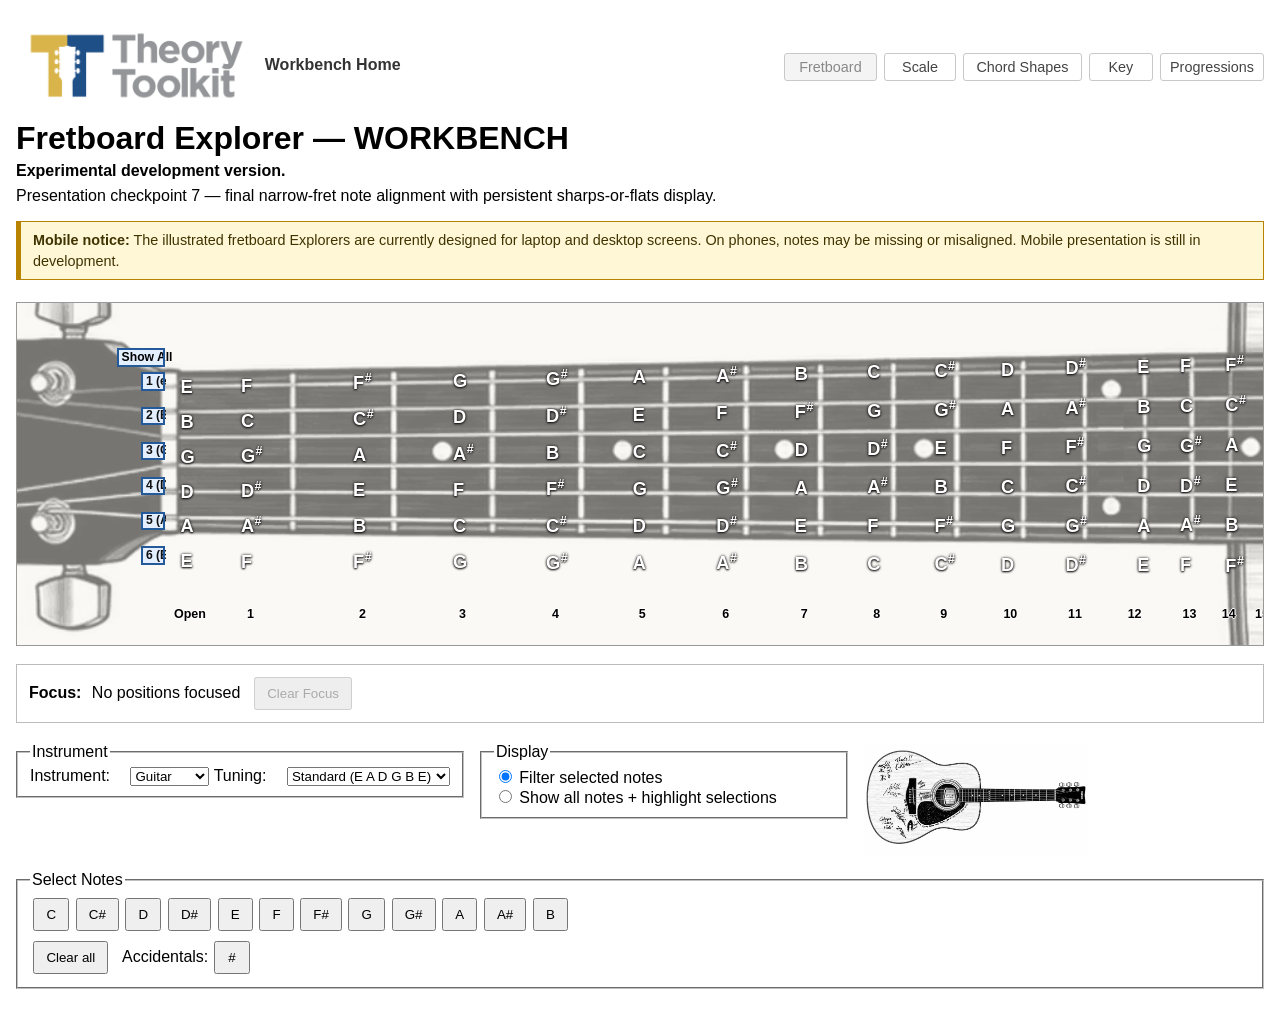
<file: fretboard-explorer.html>
<!doctype html>
<html lang="en">
<head>
  <meta charset="utf-8">
  <meta name="viewport" content="width=device-width, initial-scale=1">
  <title>Theory Toolkit - Fretboard Explorer Workbench</title>
  <link rel="icon" type="image/png" sizes="32x32" href="./assets/brand/favicon-32.png">
  <link rel="icon" type="image/png" sizes="512x512" href="./assets/brand/favicon-512.png">
  <link rel="apple-touch-icon" sizes="180x180" href="./assets/brand/apple-touch-icon.png">
  <link rel="stylesheet" href="./src/styles/fretboard-view.css?v=20260829-bass1">
  <style>
    body { font-family: sans-serif; max-width: 1650px; margin: 1.25rem auto 2rem; padding: 0 1rem; }
    h1 { margin: .35rem 0; }
    .toolkit-header { display: flex; align-items: center; justify-content: space-between; gap: 2rem; width: min(1618px, calc(100vw - 2rem)); margin-left: 50%; transform: translateX(-50%); }
    .toolkit-header > p { margin: 0; }
    .explorer-nav { display: grid; grid-template-columns: 5.8rem 4.5rem 7.4rem 4rem 6.5rem; justify-content: end; gap: .45rem; margin-left: auto; }
    .explorer-nav a, .explorer-nav .current { text-align: center; white-space: nowrap; }
    .explorer-nav a, .explorer-nav .current { display: inline-block; padding: .3rem .55rem; border: 1px solid #c8c8c8; border-radius: 3px; font-size: .9rem; text-decoration: none; }
    .explorer-nav a { color: #444; background: #fff; }
    .explorer-nav a:hover, .explorer-nav a:focus-visible { border-color: #888; text-decoration: underline; }
    .explorer-nav .current { color: #888; background: #f4f4f4; }
    @media (max-width: 900px) { .toolkit-header { align-items: flex-start; flex-direction: column; gap: .65rem; }  .explorer-nav { display: flex; justify-content: flex-start; margin-left: 0; } }

    .workbench-home { display: inline-flex; align-items: center; gap: .55rem; color: #333; font-weight: bold; text-decoration: none; }
    .workbench-home:hover, .workbench-home:focus-visible { text-decoration: underline; }
    .workbench-home img { display: block; width: min(15rem, 60vw); height: auto; }
    .workbench-mark { margin: .25rem 0; font-weight: bold; }
    .checkpoint-note { margin: .4rem 0 1rem; max-width: 900px; }
    .focus-bar { display: flex; flex-wrap: wrap; align-items: center; gap: .65rem; border: 1px solid #bbb; padding: .55rem .75rem; margin: .75rem 0 1.25rem; }
    .controls-grid { display: grid; grid-template-columns: max-content max-content 1fr; gap: 1rem; align-items: start; }
    .controls-grid fieldset { margin: 0; min-width: 0; }
    .display-panel { box-sizing: border-box; width: 23rem; }
    .instrument-feature { position: relative; box-sizing: border-box; width: 100%; height: 7rem; margin: 0; z-index: 10; }
    .instrument-thumbnail { box-sizing: border-box; width: 100%; height: 100%; margin: 0; padding: 0; border: 0; background: transparent; display: flex; align-items: center; justify-content: flex-start; overflow: hidden; }
    .instrument-thumbnail:hover, .instrument-thumbnail:focus-visible { outline: 2px solid #777; outline-offset: 2px; }
    .instrument-thumbnail img { display: block; width: 100%; height: 100%; object-fit: contain; object-position: left center; }
    .instrument-card { position: absolute; top: calc(100% + .35rem); right: 0; box-sizing: border-box; width: min(25rem, 100%); padding: .7rem .8rem; border: 1px solid #777; background: #fff; box-shadow: 0 .3rem .85rem rgba(0,0,0,.25); }
    .instrument-card[hidden] { display: none; }
    .instrument-card h2 { margin: 0 0 .3rem; font-size: 1rem; }
    .instrument-card p { margin: .25rem 0; }
    .instrument-card .instrument-credit { color: #555; font-size: .85rem; }
    .instrument-card button { margin: .4rem 0 0; padding: .3rem .55rem; }
    .instrument-dialog { width: min(52rem, calc(100% - 2rem)); padding: 0; border: 1px solid #666; }
    .instrument-dialog::backdrop { background: rgba(0,0,0,.55); }
    .instrument-dialog-inner { padding: 1rem 1.15rem 1.2rem; }
    .instrument-dialog-header { display: flex; align-items: start; justify-content: space-between; gap: 1rem; }
    .instrument-dialog-header h2 { margin: 0; }
    .instrument-dialog-close { margin: 0; padding: .25rem .5rem; }
    .instrument-dialog-content { display: grid; grid-template-columns: minmax(16rem, 1.2fr) minmax(14rem, .8fr); gap: 1rem; margin-top: .8rem; }
    .instrument-dialog-photo { display: block; width: 100%; max-height: 28rem; object-fit: contain; background: #f5f2ea; }
    .instrument-dialog-summary { margin-top: 0; }
    .instrument-dialog-facts { display: grid; grid-template-columns: max-content 1fr; gap: .25rem .6rem; }
    .instrument-dialog-facts dt { font-weight: bold; }
    .instrument-dialog-facts dd { margin: 0; }
    .instrument-dialog-credit { color: #555; }
    @media (max-width: 760px) { .instrument-dialog-content { grid-template-columns: 1fr; } }
    .notes-panel { grid-column: 1 / -1; }
    .note-panel-actions { display: flex; align-items: center; gap: .65rem; margin-top: .2rem; }
    .accidental-toggle-control { display: inline-flex; align-items: center; gap: .35rem; font-size: inherit; }
    #accidental-toggle { box-sizing: border-box; min-width: 2.25rem; margin: .2rem 0; }
    fieldset { margin-bottom: 1.25rem; }
    label { margin-right: 1rem; white-space: nowrap; }
    button { margin: .2rem; padding: .45rem .7rem; cursor: pointer; }
    button.selected { font-weight: bold; outline: 3px solid currentColor; outline-offset: 1px; }
  </style>
  <link rel="stylesheet" href="src/ui/mobile-support-notice.css">
</head>
<body>
  <header class="toolkit-header">
  <p><a class="workbench-home" href="index.html"><img src="./assets/brand/theory-toolkit-logo-no-tagline.png" alt="Theory Toolkit"><span>Workbench Home</span></a></p>
  <nav class="explorer-nav" aria-label="Explorer navigation">
      <span class="current" aria-current="page">Fretboard</span>
      <a href="scale-explorer.html">Scale</a>
      <a href="chord-shape-explorer.html">Chord Shapes</a>
      <a href="key-explorer.html">Key</a>
      <a href="progression-explorer.html">Progressions</a>
  </nav>
</header>
  <h1>Fretboard Explorer — WORKBENCH</h1>
  <p class="workbench-mark">Experimental development version.</p>
  <p class="checkpoint-note">Presentation checkpoint 7 — final narrow-fret note alignment with persistent sharps-or-flats display.</p>

<aside class="mobile-support-notice" role="note"><strong>Mobile notice:</strong> The illustrated fretboard Explorers are currently designed for laptop and desktop screens. On phones, notes may be missing or misaligned. Mobile presentation is still in development.</aside>

  <div class="fretboard-wrap">
    <div class="fretboard-surface fretboard-diagnostic-surface">
    <table id="fretboard-table" class="fretboard-view fretboard-diagnostic">
      <thead id="fretboard-head"></thead>
      <tbody id="fretboard-body"></tbody>
    </table>
    </div>
  </div>

  <div class="focus-bar">
    <strong>Focus:</strong>
    <span id="focus-status">No positions focused</span>
    <button type="button" id="clear-focus">Clear Focus</button>
  </div>

  <div class="controls-grid">
    <fieldset>
      <legend>Instrument</legend>
      <label for="instrument-select">Instrument:</label>
      <select id="instrument-select"></select>
      <label for="tuning-select">Tuning:</label>
      <select id="tuning-select"></select>
    </fieldset>

    <fieldset class="display-panel">
      <legend>Display</legend>
      <label><input type="radio" name="display-mode" value="filter" checked> Filter selected notes</label>
      <label><input type="radio" name="display-mode" value="highlight"> Show all notes + highlight selections</label>
    </fieldset>

    <div class="instrument-feature" id="instrument-feature">
      <button type="button" class="instrument-thumbnail" id="instrument-thumbnail-button" aria-expanded="false" aria-controls="instrument-card">
        <img id="instrument-thumbnail" alt="">
      </button>
      <section class="instrument-card" id="instrument-card" aria-live="polite" hidden>
        <h2 id="instrument-card-title"></h2>
        <p id="instrument-card-summary"></p>
        <p class="instrument-credit" id="instrument-card-credit"></p>
        <button type="button" id="instrument-more-details">More details</button>
      </section>
    </div>

    <fieldset class="notes-panel">
      <legend>Select Notes</legend>
      <div id="note-controls"></div>
      <div class="note-panel-actions">
        <button type="button" id="clear-notes">Clear all</button>
        <span class="accidental-toggle-control">
          <span>Accidentals:</span>
          <button type="button" id="accidental-toggle" aria-label="Showing sharps; switch to flats" title="Switch between sharps and flats">#</button>
        </span>
      </div>
    </fieldset>
  </div>

  <dialog class="instrument-dialog" id="instrument-dialog" aria-labelledby="instrument-dialog-title">
    <div class="instrument-dialog-inner">
      <div class="instrument-dialog-header">
        <h2 id="instrument-dialog-title"></h2>
        <form method="dialog"><button class="instrument-dialog-close" aria-label="Close instrument details">Close</button></form>
      </div>
      <div class="instrument-dialog-content">
        <img class="instrument-dialog-photo" id="instrument-dialog-photo" alt="">
        <div>
          <p class="instrument-dialog-summary" id="instrument-dialog-summary"></p>
          <dl class="instrument-dialog-facts" id="instrument-dialog-facts"></dl>
          <p class="instrument-dialog-credit" id="instrument-dialog-credit"></p>
        </div>
      </div>
    </div>
  </dialog>

  <script type="module">
    import { CHROMATIC_SHARPS, FRETBOARD_INSTRUMENTS } from "./src/data/music-data.js?v=20260829-instrumentinfo3";
    import { buildFretboard } from "./src/engine/fretboard.js";
    import { createFretboardFocus } from "./src/engine/fretboard-focus.js";
    import { FRETBOARD_MAX_FRET, configureFretboardView, positionFretboardCells } from "./src/ui/fretboard-view.js?v=20260829-bass3";

    let activeInstrument = FRETBOARD_INSTRUMENTS.guitar;
    let activeTuning = activeInstrument.tunings[activeInstrument.defaultTuning];
    let activeMaxFret = activeInstrument.maxFret ?? FRETBOARD_MAX_FRET;
    let fretboard = buildFretboard(activeTuning.strings, activeMaxFret);
    const focus = createFretboardFocus();
    const focusOverrides = new Set();
    const selectedStrings = new Set();
    let allStringsActive = true;
    const selectedNotes = new Set();
    const noteControls = document.querySelector("#note-controls");
    const clearNotes = document.querySelector("#clear-notes");
    const clearFocus = document.querySelector("#clear-focus");
    const focusStatus = document.querySelector("#focus-status");
    const fretboardSurface = document.querySelector(".fretboard-diagnostic-surface");
    const fretboardTable = document.querySelector("#fretboard-table");
    const instrumentSelect = document.querySelector("#instrument-select");
    const tuningSelect = document.querySelector("#tuning-select");
    const instrumentThumbnail = document.querySelector("#instrument-thumbnail");
    const instrumentFeature = document.querySelector("#instrument-feature");
    const instrumentThumbnailButton = document.querySelector("#instrument-thumbnail-button");
    const instrumentCard = document.querySelector("#instrument-card");
    const instrumentCardTitle = document.querySelector("#instrument-card-title");
    const instrumentCardSummary = document.querySelector("#instrument-card-summary");
    const instrumentCardCredit = document.querySelector("#instrument-card-credit");
    const instrumentMoreDetails = document.querySelector("#instrument-more-details");
    const instrumentDialog = document.querySelector("#instrument-dialog");
    const instrumentDialogTitle = document.querySelector("#instrument-dialog-title");
    const instrumentDialogPhoto = document.querySelector("#instrument-dialog-photo");
    const instrumentDialogSummary = document.querySelector("#instrument-dialog-summary");
    const instrumentDialogFacts = document.querySelector("#instrument-dialog-facts");
    const instrumentDialogCredit = document.querySelector("#instrument-dialog-credit");
    const accidentalToggle = document.querySelector("#accidental-toggle");
    const noteButtons = new Map();
    const flatNames = new Map([["C#", "Db"], ["D#", "Eb"], ["F#", "Gb"], ["G#", "Ab"], ["A#", "Bb"]]);
    let accidentalDisplay = "sharps";
    let instrumentCardPinned = false;

    const positionKey = (stringNumber, fretNumber) => `${stringNumber}:${fretNumber}`;
    const displayNote = note => accidentalDisplay === "flats" ? (flatNames.get(note) ?? note) : note;

    for (const instrument of Object.values(FRETBOARD_INSTRUMENTS)) {
      const option = document.createElement("option");
      option.value = instrument.id;
      option.textContent = instrument.name;
      instrumentSelect.appendChild(option);
    }

    function populateTuningSelect() {
      tuningSelect.innerHTML = "";
      for (const tuning of Object.values(activeInstrument.tunings)) {
        const option = document.createElement("option");
        option.value = tuning.id;
        option.textContent = tuning.name;
        tuningSelect.appendChild(option);
      }
      tuningSelect.value = activeTuning.id;
    }

    function applyTuning() {
      activeMaxFret = activeInstrument.maxFret ?? FRETBOARD_MAX_FRET;
      fretboard = buildFretboard(activeTuning.strings, activeMaxFret);
      fretboardSurface.dataset.instrument = activeInstrument.id;
      fretboardTable.dataset.instrument = activeInstrument.id;
      instrumentThumbnail.src = activeInstrument.thumbnail;
      instrumentThumbnail.alt = activeInstrument.thumbnailAlt;
      instrumentThumbnailButton.setAttribute("aria-label", `About ${activeInstrument.info.title}`);
      updateInstrumentInformation();
      focus.clear();
      resetStringScope();
      configureActiveFretboard();
      renderFretboard();
    }

    function updateInstrumentInformation() {
      const info = activeInstrument.info;
      instrumentCardTitle.textContent = info.title;
      instrumentCardSummary.textContent = info.summary;
      instrumentCardCredit.textContent = info.credit;
      instrumentDialogTitle.textContent = info.title;
      instrumentDialogPhoto.src = info.photo;
      instrumentDialogPhoto.alt = info.photoAlt;
      instrumentDialogSummary.textContent = info.summary;
      instrumentDialogCredit.textContent = info.credit;
      instrumentDialogFacts.innerHTML = "";
      for (const [term, description] of info.facts) {
        const dt = document.createElement("dt");
        const dd = document.createElement("dd");
        dt.textContent = term;
        dd.textContent = description;
        instrumentDialogFacts.append(dt, dd);
      }
      hideInstrumentCard();
    }

    function showInstrumentCard({ pinned = instrumentCardPinned } = {}) {
      instrumentCardPinned = pinned;
      instrumentCard.hidden = false;
      instrumentThumbnailButton.setAttribute("aria-expanded", "true");
    }

    function hideInstrumentCard() {
      instrumentCardPinned = false;
      instrumentCard.hidden = true;
      instrumentThumbnailButton.setAttribute("aria-expanded", "false");
    }

    instrumentFeature.addEventListener("pointerenter", () => showInstrumentCard());
    instrumentFeature.addEventListener("pointerleave", () => { if (!instrumentCardPinned) hideInstrumentCard(); });
    instrumentFeature.addEventListener("focusin", () => showInstrumentCard());
    instrumentFeature.addEventListener("focusout", () => {
      setTimeout(() => {
        if (!instrumentFeature.contains(document.activeElement) && !instrumentCardPinned) hideInstrumentCard();
      });
    });
    instrumentThumbnailButton.addEventListener("click", event => {
      event.stopPropagation();
      if (instrumentCardPinned) hideInstrumentCard();
      else showInstrumentCard({ pinned: true });
    });
    instrumentMoreDetails.addEventListener("click", () => {
      instrumentDialog.showModal();
      hideInstrumentCard();
    });
    document.addEventListener("click", event => {
      if (!instrumentFeature.contains(event.target)) hideInstrumentCard();
    });

    instrumentSelect.addEventListener("change", () => {
      activeInstrument = FRETBOARD_INSTRUMENTS[instrumentSelect.value];
      activeTuning = activeInstrument.tunings[activeInstrument.defaultTuning];
      populateTuningSelect();
      applyTuning();
    });

    tuningSelect.addEventListener("change", () => {
      activeTuning = activeInstrument.tunings[tuningSelect.value];
      applyTuning();
    });

    function resetStringScope() {
      selectedStrings.clear();
      allStringsActive = true;
      focusOverrides.clear();
    }

    function toggleStringScope(stringNumber) {
      if (allStringsActive) {
        allStringsActive = false;
        selectedStrings.add(stringNumber);
      } else if (selectedStrings.has(stringNumber)) {
        selectedStrings.delete(stringNumber);
        if (selectedStrings.size === 0) allStringsActive = true;
      } else {
        selectedStrings.add(stringNumber);
      }
      focusOverrides.clear();
      renderFretboard();
    }

    for (const note of CHROMATIC_SHARPS) {
      const button = document.createElement("button");
      button.type = "button";
      button.textContent = note;
      button.setAttribute("aria-pressed", "false");
      noteControls.appendChild(button);
      noteButtons.set(note, button);
      button.addEventListener("click", () => {
        if (selectedNotes.has(note)) selectedNotes.delete(note);
        else selectedNotes.add(note);
        updateNoteButtons();
        renderFretboard();
      });
    }

    clearNotes.addEventListener("click", () => {
      selectedNotes.clear();
      updateNoteButtons();
      renderFretboard();
    });

    accidentalToggle.addEventListener("click", () => {
      accidentalDisplay = accidentalDisplay === "sharps" ? "flats" : "sharps";
      accidentalToggle.textContent = accidentalDisplay === "sharps" ? "#" : "b";
      accidentalToggle.setAttribute("aria-label", accidentalDisplay === "sharps" ? "Showing sharps; switch to flats" : "Showing flats; switch to sharps");
      updateNoteButtons();
      renderFretboard();
    });

    clearFocus.addEventListener("click", () => {
      focus.clear();
      focusOverrides.clear();
      renderFretboard();
    });

    for (const radio of document.querySelectorAll('input[name="display-mode"]')) {
      radio.addEventListener("change", renderFretboard);
    }

    function displayMode() {
      return document.querySelector('input[name="display-mode"]:checked').value;
    }

    function updateNoteButtons() {
      for (const [note, button] of noteButtons) {
        const selected = selectedNotes.has(note);
        button.textContent = displayNote(note);
        button.classList.toggle("selected", selected);
        button.setAttribute("aria-pressed", String(selected));
      }
    }

    function updateFocusStatus() {
      focusStatus.textContent = focus.size === 0 ? "No positions focused" : `${focus.size} position${focus.size === 1 ? "" : "s"} focused`;
      clearFocus.disabled = focus.size === 0;
    }

    function configureActiveFretboard() {
      configureFretboardView({
        table: fretboardTable,
        head: document.querySelector("#fretboard-head"),
        maxFret: activeMaxFret,
        firstHeader: '<button type="button" id="all-strings" class="string-scope-button selected" aria-pressed="true" title="Show all strings">Show All</button>'
      });
      document.querySelector("#all-strings").addEventListener("click", () => {
        resetStringScope();
        renderFretboard();
      });
    }

    function renderFretboard() {
      const body = document.querySelector("#fretboard-body");
      body.innerHTML = "";
      const mode = displayMode();
      const hasNoteFilter = selectedNotes.size > 0;

      for (const stringData of fretboard) {
        const stringMatches = allStringsActive || selectedStrings.has(stringData.string);
        const row = document.createElement("tr");
        const stringLabel = document.createElement("td");
        const stringButton = document.createElement("button");
        const stringSelected = allStringsActive || selectedStrings.has(stringData.string);
        stringButton.type = "button";
        stringButton.className = "string-scope-button";
        stringButton.classList.toggle("selected", stringSelected);
        stringButton.setAttribute("aria-pressed", String(stringSelected));
        stringButton.textContent = stringData.label;
        stringButton.title = `Toggle ${stringData.label} string scope`;
        stringButton.addEventListener("click", () => toggleStringScope(stringData.string));
        stringLabel.appendChild(stringButton);
        row.appendChild(stringLabel);

        stringData.frets.forEach(({ note }, fretNumber) => {
          const noteMatches = selectedNotes.has(note);
          const key = positionKey(stringData.string, fretNumber);
          const isFocused = focus.has(stringData.string, fretNumber);
          const isFocusOverride = isFocused && focusOverrides.has(key);
          let visible;
          if (mode === "highlight") visible = stringMatches;
          else if (hasNoteFilter) visible = stringMatches && noteMatches;
          else visible = stringMatches;

          const cell = document.createElement("td");
          cell.classList.add("fret-position");
          if (activeInstrument.suppressLastFret && fretNumber === activeMaxFret) cell.classList.add("suppressed-fret");
          if (!visible && !isFocusOverride) cell.classList.add("hidden-note");
          if (visible && noteMatches) cell.classList.add("selected-note");
          if (isFocused && (visible || isFocusOverride)) cell.classList.add("focused-position");
          const noteLabel = document.createElement("span");
          noteLabel.className = "note-label";
          const noteText = document.createElement("span");
          noteText.className = "note-text";
          const shownNote = displayNote(note);
          const accidental = shownNote.match(/[#b♯♭]$/)?.[0] ?? "";
          const natural = document.createElement("span");
          natural.className = "note-natural";
          natural.textContent = accidental ? shownNote.slice(0, -accidental.length) : shownNote;
          noteText.appendChild(natural);
          if (accidental) {
            const accidentalLabel = document.createElement("span");
            accidentalLabel.className = "note-accidental";
            accidentalLabel.textContent = accidental;
            noteText.appendChild(accidentalLabel);
          }
          noteLabel.appendChild(noteText);
          cell.appendChild(noteLabel);
          cell.dataset.string = String(stringData.string);
          cell.dataset.fret = String(fretNumber);
          cell.title = `String ${stringData.string}, ${fretNumber === 0 ? "open" : `fret ${fretNumber}`}: ${shownNote}`;
          cell.addEventListener("click", () => {
            const wasFocused = focus.has(stringData.string, fretNumber);
            if (wasFocused) {
              focus.toggle(stringData.string, fretNumber);
              focusOverrides.delete(key);
            } else {
              focus.toggle(stringData.string, fretNumber);
              // Clicking a position that is currently hidden is an explicit
              // teacher instruction, so Focus temporarily overrides the view.
              if (!visible) focusOverrides.add(key);
            }
            renderFretboard();
          });
          row.appendChild(cell);
        });
        body.appendChild(row);
      }
      const allStringsButton = document.querySelector("#all-strings");
      allStringsButton.classList.toggle("selected", allStringsActive);
      allStringsButton.setAttribute("aria-pressed", String(allStringsActive));
      positionFretboardCells(fretboardTable, activeMaxFret, activeInstrument.id);
      updateFocusStatus();
    }

    resetStringScope();
    populateTuningSelect();
    updateNoteButtons();
    applyTuning();
  </script>
</body>
</html>
</file>
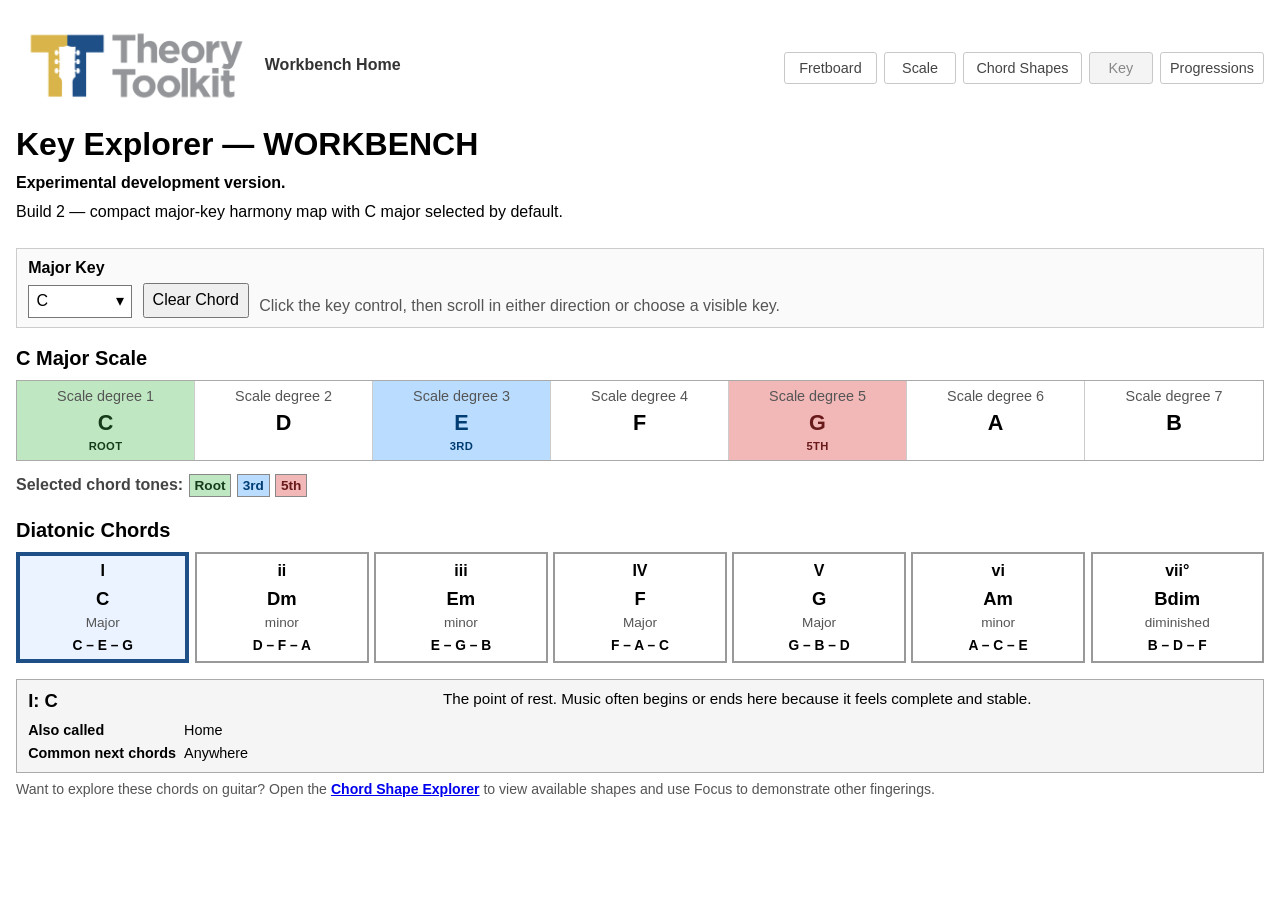
<file: key-explorer.html>
<!doctype html>
<html lang="en">
<head>
  <meta charset="utf-8">
  <meta name="viewport" content="width=device-width, initial-scale=1">
  <title>Theory Toolkit - Key Explorer Workbench</title>
  <link rel="icon" type="image/png" sizes="32x32" href="./assets/brand/favicon-32.png">
  <link rel="icon" type="image/png" sizes="512x512" href="./assets/brand/favicon-512.png">
  <link rel="apple-touch-icon" sizes="180x180" href="./assets/brand/apple-touch-icon.png">
  <style>
    :root {
      --border: #aaa;
      --soft-border: #ccc;
      --surface: #f5f5f5;
      --root: #bfe8c2;
      --root-ink: #163b1a;
      --third: #b9dcff;
      --third-ink: #003d73;
      --fifth: #f2b7b7;
      --fifth-ink: #681919;
      --selected: #1e4f87;
    }
    * { box-sizing: border-box; }
    body { font-family: sans-serif; max-width: 1450px; margin: 1.25rem auto 2.5rem; padding: 0 1rem; line-height: 1.4; }
    h1 { margin: .35rem 0; }
    .toolkit-header { display: flex; align-items: center; justify-content: space-between; gap: 2rem; width: min(1618px, calc(100vw - 2rem)); margin-left: 50%; transform: translateX(-50%); }
    .toolkit-header > p { margin: 0; }
    .explorer-nav { display: grid; grid-template-columns: 5.8rem 4.5rem 7.4rem 4rem 6.5rem; justify-content: end; gap: .45rem; margin-left: auto; }
    .explorer-nav a, .explorer-nav .current { text-align: center; white-space: nowrap; }
    .explorer-nav a, .explorer-nav .current { display: inline-block; padding: .3rem .55rem; border: 1px solid #c8c8c8; border-radius: 3px; font-size: .9rem; text-decoration: none; }
    .explorer-nav a { color: #444; background: #fff; }
    .explorer-nav a:hover, .explorer-nav a:focus-visible { border-color: #888; text-decoration: underline; }
    .explorer-nav .current { color: #888; background: #f4f4f4; }
    @media (max-width: 900px) { .toolkit-header { align-items: flex-start; flex-direction: column; gap: .65rem; }  .explorer-nav { display: flex; justify-content: flex-start; margin-left: 0; } }

    .workbench-home { display: inline-flex; align-items: center; gap: .55rem; color: #333; font-weight: bold; text-decoration: none; }
    .workbench-home:hover, .workbench-home:focus-visible { text-decoration: underline; }
    .workbench-home img { display: block; width: min(15rem, 60vw); height: auto; }
    button { font: inherit; cursor: pointer; }
    button:focus-visible { outline: 3px solid #245a9a; outline-offset: 2px; }
    .workbench-mark { margin: .25rem 0; font-weight: bold; }
    .checkpoint-note { margin: .4rem 0 1.5rem; max-width: 980px; }
    .key-controls { display: flex; flex-wrap: wrap; align-items: end; gap: .65rem; padding: .55rem .7rem; border: 1px solid var(--soft-border); background: #fafafa; }
    .control-label { display: block; margin-bottom: .35rem; font-weight: bold; }
    .key-wheel { position: relative; width: 6.5rem; }
    .key-wheel-trigger { width: 100%; min-height: 1.9rem; padding: .25rem .45rem; border: 1px solid #777; background: #fff; text-align: left; }
    .key-wheel-trigger::after { float: right; content: "▾"; }
    .key-wheel-menu { position: absolute; top: 50%; left: 0; z-index: 20; width: 100%; border: 1px solid #777; background: #fff; box-shadow: 0 .25rem .75rem rgba(0,0,0,.25); overflow: hidden; transform: translateY(-50%); }
    .key-wheel-menu[hidden] { display: none; }
    .key-wheel-option { display: block; width: 100%; margin: 0; padding: .22rem .4rem; border: 0; background: #fff; text-align: center; }
    .key-wheel-option:hover, .key-wheel-option:focus { background: #e3efff; }
    .key-wheel-option.center { border-top: 1px solid #777; border-bottom: 1px solid #777; background: #f1f1f1; font-weight: bold; }
    .key-wheel-help { color: #555; max-width: 34rem; }
    .section-title { margin: 1rem 0 .4rem; font-size: 1.25rem; }
    .scale-scroll, .chord-scroll { overflow-x: auto; padding: .1rem 0 .3rem; }
    .scale-strip { display: grid; grid-template-columns: repeat(7, minmax(95px, 1fr)); min-width: 665px; border: 1px solid var(--border); }
    .scale-cell { min-height: 4.25rem; padding: .32rem .3rem; border-right: 1px solid var(--soft-border); text-align: center; background: #fff; }
    .scale-cell:last-child { border-right: 0; }
    .scale-degree { display: block; color: #555; font-size: .9rem; }
    .scale-note { display: block; margin-top: .12rem; min-height: 1.7rem; font-size: 1.35rem; font-weight: bold; }
    .tone-role { display: block; min-height: 1rem; margin-top: .05rem; font-size: .7rem; font-weight: bold; text-transform: uppercase; letter-spacing: .03em; }
    .tone-root { background: var(--root); color: var(--root-ink); }
    .tone-third { background: var(--third); color: var(--third-ink); }
    .tone-fifth { background: var(--fifth); color: var(--fifth-ink); }
    .legend { display: flex; flex-wrap: wrap; gap: .35rem; align-items: center; min-height: 1.8rem; margin: .35rem 0 0; color: #444; }
    .legend.empty { visibility: hidden; }
    .chip { display: inline-block; padding: .08rem .3rem; border: 1px solid #888; font-size: .85rem; font-weight: bold; }
    .root-chip { background: var(--root); color: var(--root-ink); }
    .third-chip { background: var(--third); color: var(--third-ink); }
    .fifth-chip { background: var(--fifth); color: var(--fifth-ink); }
    .chord-grid { display: grid; grid-template-columns: repeat(7, minmax(115px, 1fr)); min-width: 805px; gap: .35rem; }
    .chord-card { min-height: 6.25rem; padding: .4rem .35rem; border: 2px solid #999; background: #fff; text-align: center; }
    .chord-card:hover { border-color: var(--selected); background: #f5f9ff; }
    .chord-card.selected { border: 4px solid var(--selected); padding: calc(.4rem - 2px) calc(.35rem - 2px); background: #eaf3ff; }
    .chord-card:disabled { cursor: default; color: transparent; }
    .chord-degree { display: block; font-size: 1rem; font-weight: bold; }
    .chord-name { display: block; min-height: 1.45rem; margin: .2rem 0 .05rem; font-size: 1.15rem; font-weight: bold; }
    .chord-quality { display: block; min-height: 1.2rem; color: #555; font-size: .85rem; }
    .chord-formula { display: block; min-height: 1.2rem; margin-top: .25rem; font-size: .86rem; font-weight: bold; }
    .detail-panel { display: grid; grid-template-columns: minmax(200px, .75fr) minmax(300px, 1.5fr); gap: .65rem; min-height: 5.7rem; margin-top: .65rem; padding: .55rem .7rem; border: 1px solid var(--border); background: var(--surface); }
    .detail-panel.empty > * { visibility: hidden; }
    .detail-heading { margin: 0 0 .35rem; font-size: 1.15rem; }
    .detail-facts { display: grid; grid-template-columns: max-content 1fr; gap: .22rem .5rem; margin: 0; font-size: .9rem; }
    .detail-facts dt { font-weight: bold; }
    .detail-facts dd { margin: 0; }
    .detail-explanation { margin: 0; font-size: .95rem; }
    .explorer-invitation { margin: .4rem 0 0; color: #555; font-size: .88rem; }
    .explorer-invitation a { font-weight: bold; }
    #clear-chord { padding: .25rem .5rem; }
    @media (max-width: 760px) {
      .detail-panel { grid-template-columns: 1fr; }
    }
  </style>
</head>
<body>
  <header class="toolkit-header">
  <p><a class="workbench-home" href="index.html"><img src="./assets/brand/theory-toolkit-logo-no-tagline.png" alt="Theory Toolkit"><span>Workbench Home</span></a></p>
  <nav class="explorer-nav" aria-label="Explorer navigation">
      <a href="fretboard-explorer.html">Fretboard</a>
      <a href="scale-explorer.html">Scale</a>
      <a href="chord-shape-explorer.html">Chord Shapes</a>
      <span class="current" aria-current="page">Key</span>
      <a href="progression-explorer.html">Progressions</a>
  </nav>
</header>
  <h1>Key Explorer — WORKBENCH</h1>
  <p class="workbench-mark">Experimental development version.</p>
  <p class="checkpoint-note">Build 2 — compact major-key harmony map with C major selected by default.</p>

  <section class="key-controls" aria-labelledby="key-control-heading">
    <div>
      <span class="control-label" id="key-control-heading">Major Key</span>
      <div class="key-wheel" id="key-wheel">
        <button type="button" class="key-wheel-trigger" id="key-wheel-trigger" aria-haspopup="listbox" aria-expanded="false">C</button>
        <div class="key-wheel-menu" id="key-wheel-menu" role="listbox" aria-label="Major keys" hidden></div>
      </div>
    </div>
    <button type="button" id="clear-chord">Clear Chord</button>
    <span class="key-wheel-help">Click the key control, then scroll in either direction or choose a visible key.</span>
  </section>

  <main class="workspace" id="workspace">
    <h2 class="section-title" id="scale-heading">Scale</h2>
    <div class="scale-scroll"><div class="scale-strip" id="scale-strip" aria-labelledby="scale-heading"></div></div>
    <div class="legend empty" id="tone-legend">
      <strong>Selected chord tones:</strong>
      <span class="chip root-chip">Root</span>
      <span class="chip third-chip">3rd</span>
      <span class="chip fifth-chip">5th</span>
    </div>

    <h2 class="section-title" id="chords-heading">Diatonic Chords</h2>
    <div class="chord-scroll"><div class="chord-grid" id="chord-grid" aria-labelledby="chords-heading"></div></div>

    <section class="detail-panel empty" id="detail-panel" aria-live="polite">
      <div>
        <h2 class="detail-heading" id="detail-heading"></h2>
        <dl class="detail-facts">
          <dt>Also called</dt><dd id="also-called"></dd>
          <dt>Common next chords</dt><dd id="moves-to"></dd>
        </dl>
      </div>
      <p class="detail-explanation" id="detail-explanation"></p>
    </section>
    <p class="explorer-invitation">Want to explore these chords on guitar? Open the <a href="chord-shape-explorer.html" target="_blank" rel="noopener">Chord Shape Explorer</a> to view available shapes and use Focus to demonstrate other fingerings.</p>
  </main>

  <script type="module">
    import { MAJOR_KEYS, DIATONIC_CHORDS, HARMONY } from "./src/data/key-explorer-data.js?v=20260818-2";

    const wheel = document.querySelector("#key-wheel");
    const wheelTrigger = document.querySelector("#key-wheel-trigger");
    const wheelMenu = document.querySelector("#key-wheel-menu");
    const workspace = document.querySelector("#workspace");
    const scaleHeading = document.querySelector("#scale-heading");
    const scaleStrip = document.querySelector("#scale-strip");
    const chordGrid = document.querySelector("#chord-grid");
    const toneLegend = document.querySelector("#tone-legend");
    const clearChord = document.querySelector("#clear-chord");
    const detailPanel = document.querySelector("#detail-panel");
    const detailHeading = document.querySelector("#detail-heading");
    const alsoCalled = document.querySelector("#also-called");
    const movesTo = document.querySelector("#moves-to");
    const detailExplanation = document.querySelector("#detail-explanation");

    let selectedKey = MAJOR_KEYS[0];
    let selectedDegree = "I";
    let wheelCenter = 0;
    let lastWheelStep = 0;

    const wrapIndex = index => (index + MAJOR_KEYS.length) % MAJOR_KEYS.length;
    const chordName = (key, chord) => `${key.notes[chord.triadDegrees[0]]}${chord.suffix}`;
    const chordTones = (key, chord) => chord.triadDegrees.map(index => key.notes[index]);

    function renderWheel() {
      wheelMenu.innerHTML = "";
      for (let offset = -3; offset <= 3; offset += 1) {
        const key = MAJOR_KEYS[wrapIndex(wheelCenter + offset)];
        const option = document.createElement("button");
        option.type = "button";
        option.className = `key-wheel-option${offset === 0 ? " center" : ""}`;
        option.textContent = key.label;
        option.setAttribute("role", "option");
        option.setAttribute("aria-selected", String(selectedKey?.id === key.id));
        option.addEventListener("click", () => selectKey(key));
        wheelMenu.appendChild(option);
      }
    }

    function openWheel() {
      if (selectedKey) wheelCenter = MAJOR_KEYS.findIndex(key => key.id === selectedKey.id);
      renderWheel();
      wheelMenu.hidden = false;
      wheelTrigger.setAttribute("aria-expanded", "true");
    }

    function closeWheel() {
      wheelMenu.hidden = true;
      wheelTrigger.setAttribute("aria-expanded", "false");
    }

    function moveWheel(direction) {
      wheelCenter = wrapIndex(wheelCenter + direction);
      renderWheel();
    }

    function selectKey(key) {
      selectedKey = key;
      wheelCenter = MAJOR_KEYS.findIndex(item => item.id === key.id);
      wheelTrigger.textContent = key.label;
      closeWheel();
      render();
      wheelTrigger.focus();
    }

    function selectChord(degree) {
      selectedDegree = degree;
      clearChord.disabled = false;
      render();
    }

    function clearSelectedChord() {
      selectedDegree = null;
      clearChord.disabled = true;
      render();
    }

    function renderScale(selectedChord) {
      scaleHeading.textContent = `${selectedKey.label} Major Scale`;
      scaleStrip.innerHTML = "";
      const roles = new Map();
      if (selectedChord) {
        roles.set(selectedChord.triadDegrees[0], { className: "tone-root", label: "Root" });
        roles.set(selectedChord.triadDegrees[1], { className: "tone-third", label: "3rd" });
        roles.set(selectedChord.triadDegrees[2], { className: "tone-fifth", label: "5th" });
      }
      selectedKey.notes.forEach((note, index) => {
        const role = roles.get(index);
        const cell = document.createElement("div");
        cell.className = `scale-cell${role ? ` ${role.className}` : ""}`;
        cell.innerHTML = `<span class="scale-degree">Scale degree ${index + 1}</span><span class="scale-note">${note}</span><span class="tone-role">${role?.label ?? ""}</span>`;
        scaleStrip.appendChild(cell);
      });
      toneLegend.classList.toggle("empty", !selectedChord);
    }

    function renderChords() {
      chordGrid.innerHTML = "";
      if (!selectedKey) {
        DIATONIC_CHORDS.forEach(() => {
          const card = document.createElement("button");
          card.type = "button";
          card.className = "chord-card";
          card.disabled = true;
          card.setAttribute("aria-hidden", "true");
          card.innerHTML = '<span class="chord-degree">—</span><span class="chord-name"></span><span class="chord-quality"></span><span class="chord-formula"></span>';
          chordGrid.appendChild(card);
        });
        return;
      }
      DIATONIC_CHORDS.forEach(chord => {
        const name = chordName(selectedKey, chord);
        const tones = chordTones(selectedKey, chord);
        const card = document.createElement("button");
        card.type = "button";
        card.className = `chord-card${selectedDegree === chord.degree ? " selected" : ""}`;
        card.setAttribute("aria-pressed", String(selectedDegree === chord.degree));
        card.title = `Select the ${chord.degree} chord, ${name}`;
        card.innerHTML = `<span class="chord-degree">${chord.degree}</span><span class="chord-name">${name}</span><span class="chord-quality">${chord.quality}</span><span class="chord-formula">${tones.join(" – ")}</span>`;
        card.addEventListener("click", () => selectChord(chord.degree));
        chordGrid.appendChild(card);
      });
    }

    function renderDetails(selectedChord) {
      if (!selectedChord) {
        detailPanel.classList.add("empty");
        return;
      }
      const harmony = HARMONY[selectedChord.degree];
      detailHeading.textContent = `${selectedChord.degree}: ${chordName(selectedKey, selectedChord)}`;
      alsoCalled.textContent = harmony.alsoCalled;
      movesTo.textContent = harmony.movesTo;
      detailExplanation.textContent = harmony.explanation;
      detailPanel.classList.remove("empty");
    }

    function render() {
      if (!selectedKey) {
        scaleHeading.textContent = "Major Scale";
        scaleStrip.innerHTML = "";
        for (let index = 0; index < 7; index += 1) {
          const cell = document.createElement("div");
          cell.className = "scale-cell";
          cell.innerHTML = `<span class="scale-degree">Scale degree ${index + 1}</span><span class="scale-note"></span><span class="tone-role"></span>`;
          scaleStrip.appendChild(cell);
        }
        toneLegend.classList.add("empty");
        renderChords();
        renderDetails(null);
        return;
      }
      const selectedChord = DIATONIC_CHORDS.find(chord => chord.degree === selectedDegree) ?? null;
      renderScale(selectedChord);
      renderChords();
      renderDetails(selectedChord);
    }

    wheelTrigger.addEventListener("click", () => wheelMenu.hidden ? openWheel() : closeWheel());
    wheelMenu.addEventListener("wheel", event => {
      event.preventDefault();
      const now = performance.now();
      if (Math.abs(event.deltaY) < 1 || now - lastWheelStep < 25) return;
      lastWheelStep = now;
      moveWheel(event.deltaY > 0 ? 1 : -1);
    }, { passive: false });
    wheelTrigger.addEventListener("keydown", event => {
      if (!["ArrowDown", "ArrowUp", "Escape"].includes(event.key)) return;
      event.preventDefault();
      if (event.key === "Escape") { closeWheel(); return; }
      if (wheelMenu.hidden) openWheel();
      moveWheel(event.key === "ArrowDown" ? 1 : -1);
      wheelMenu.querySelector(".center").focus();
    });
    wheelMenu.addEventListener("keydown", event => {
      if (event.key === "Escape") {
        event.preventDefault();
        closeWheel();
        wheelTrigger.focus();
        return;
      }
      if (!["ArrowDown", "ArrowUp"].includes(event.key)) return;
      event.preventDefault();
      moveWheel(event.key === "ArrowDown" ? 1 : -1);
      wheelMenu.querySelector(".center").focus();
    });
    document.addEventListener("click", event => { if (!wheel.contains(event.target)) closeWheel(); });
    clearChord.addEventListener("click", clearSelectedChord);
    render();
  </script>
</body>
</html>
</file>
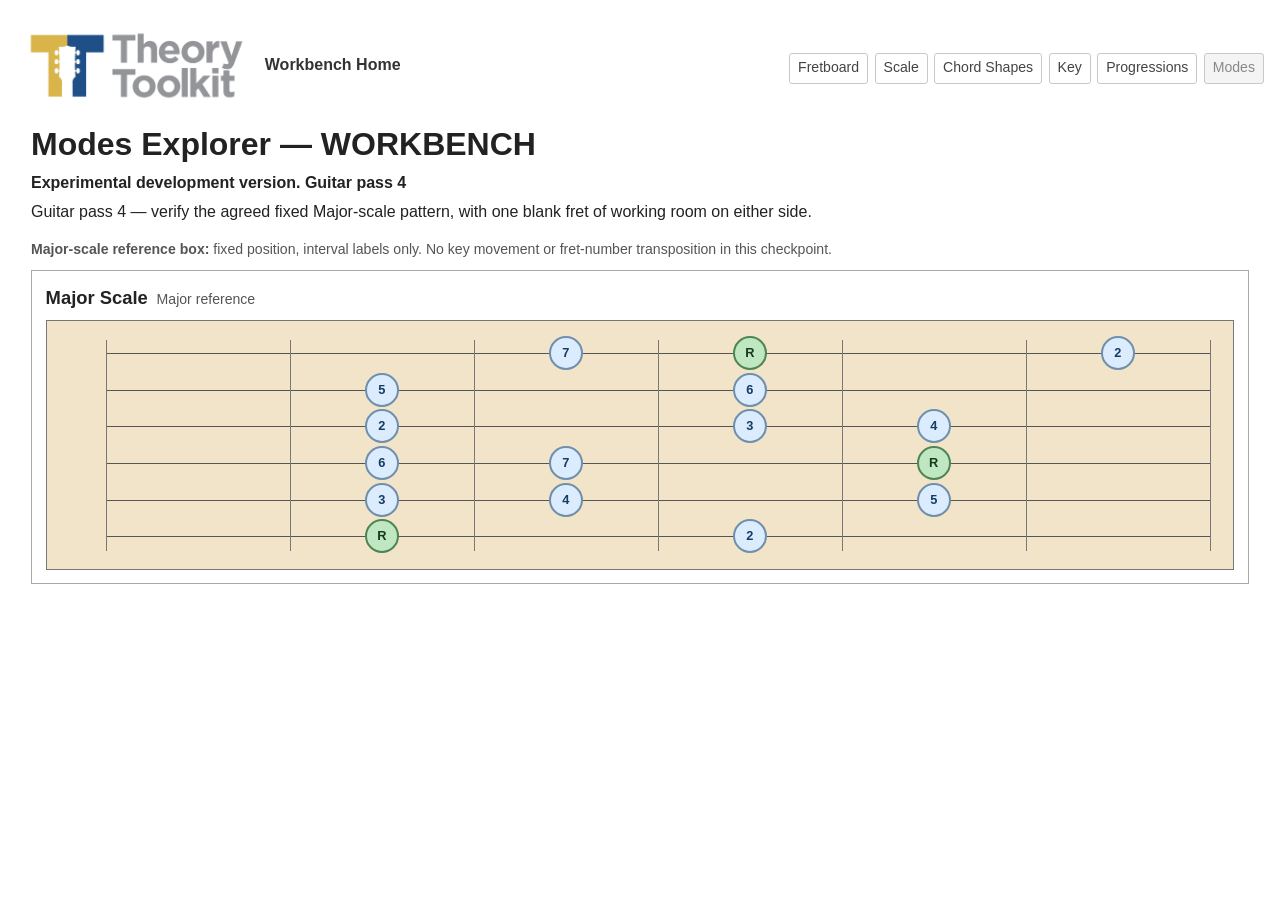
<file: modes-explorer.html>
<!doctype html>
<html lang="en">
<head>
<meta charset="utf-8">
<meta name="viewport" content="width=device-width, initial-scale=1">
<title>Theory Toolkit - Modes Explorer Workbench</title>
<link rel="icon" type="image/png" sizes="32x32" href="./assets/brand/favicon-32.png">
<link rel="icon" type="image/png" sizes="512x512" href="./assets/brand/favicon-512.png">
<link rel="apple-touch-icon" sizes="180x180" href="./assets/brand/apple-touch-icon.png">
<style>
:root{--border:#aaa;--soft:#d3d3d3;--surface:#f7f7f7;--accent:#1e4f87;--changed:#fff0a8;--changed-border:#a77d00;--root:#bfe8c2;--root-border:#4f8554}
*{box-sizing:border-box} body{font-family:sans-serif;max-width:1250px;margin:1.25rem auto 3rem;padding:0 1rem;line-height:1.4;color:#222} h1{margin:.35rem 0}
.toolkit-header{display:flex;align-items:center;justify-content:space-between;gap:2rem;width:min(1450px,calc(100vw - 2rem));margin-left:50%;transform:translateX(-50%)} .toolkit-header>p{margin:0}.workbench-home{display:inline-flex;align-items:center;gap:.55rem;color:#333;font-weight:bold;text-decoration:none}.workbench-home img{display:block;width:min(15rem,60vw);height:auto}
.explorer-nav{display:flex;justify-content:flex-end;gap:.4rem;margin-left:auto;flex-wrap:wrap}.explorer-nav a,.explorer-nav .current{display:inline-block;padding:.3rem .5rem;border:1px solid #c8c8c8;border-radius:3px;font-size:.88rem;text-decoration:none;white-space:nowrap}.explorer-nav a{color:#444;background:#fff}.explorer-nav .current{color:#888;background:#f4f4f4}
.workbench-mark{margin:.25rem 0;font-weight:bold}.checkpoint-note{margin:.4rem 0 1rem;max-width:950px}.controls{display:none;flex-wrap:wrap;gap:1rem;align-items:end;padding:.7rem .8rem;border:1px solid var(--soft);background:#fafafa}.control label{display:block;margin-bottom:.25rem;font-weight:bold}.control select{min-width:9rem;padding:.35rem .5rem;font:inherit}.tonic-wheel{position:relative;width:7rem}.tonic-wheel-trigger{width:100%;min-height:2.15rem;padding:.3rem .5rem;border:1px solid #777;background:#fff;text-align:left;font:inherit;cursor:pointer}.tonic-wheel-trigger::after{float:right;content:"▾"}.tonic-wheel-menu{position:absolute;top:50%;left:0;z-index:20;width:100%;border:1px solid #777;background:#fff;box-shadow:0 .25rem .75rem rgba(0,0,0,.25);overflow:hidden;transform:translateY(-50%)}.tonic-wheel-menu[hidden]{display:none}.tonic-wheel-option{display:block;width:100%;margin:0;padding:.24rem .4rem;border:0;background:#fff;text-align:center;font:inherit;cursor:pointer}.tonic-wheel-option:hover,.tonic-wheel-option:focus{background:#e3efff}.tonic-wheel-option.center{border-top:1px solid #777;border-bottom:1px solid #777;background:#f1f1f1;font-weight:bold}
.spelling-help{position:relative;display:inline-block;margin-left:.35rem}.spelling-help-button{width:1.35rem;height:1.35rem;padding:0;border:1px solid #888;border-radius:50%;background:#fff;color:#555;font:bold .82rem/1 sans-serif}.spelling-help-popup{position:absolute;left:1.75rem;top:-.35rem;z-index:30;width:20rem;padding:.6rem .7rem;border:1px solid #888;background:#fff;box-shadow:0 .25rem .75rem rgba(0,0,0,.2);font-size:.82rem;display:none}.spelling-help:hover .spelling-help-popup,.spelling-help:focus-within .spelling-help-popup{display:block}
.legend{margin:.7rem 0;color:#555;font-size:.88rem}.swatch{display:inline-block;width:1.1rem;height:.8rem;margin:0 .25rem 0 .45rem;vertical-align:-.05rem;background:var(--changed);border:1px solid var(--changed-border)}
.scale-panel{padding:.85rem;border:1px solid var(--border);background:#fff}.scale-panel.mode{display:none;border:2px solid var(--accent);background:#fbfdff}.panel-heading{display:flex;align-items:baseline;gap:.55rem;flex-wrap:wrap;margin:0 0 .55rem}.panel-heading h2{margin:0;font-size:1.15rem}.relationship,.parent-explanation{color:#555;font-size:.88rem}.change-summary{margin:.55rem 0 0;font-weight:bold}.change-summary .quiet{font-weight:normal;color:#555}.connector{display:none;text-align:center;color:#666;font-size:.9rem;margin:.3rem 0}.connector strong{color:#333}
.hero-fretboard{position:relative;width:100%;height:250px;border:1px solid #777;background:#f1e4c8;overflow:hidden}.fb-string{position:absolute;left:5%;right:2%;height:1px;background:#555}.fb-fret{position:absolute;top:8%;bottom:7%;width:1px;background:#777}.fb-fret-label{display:none;position:absolute;bottom:1%;transform:translateX(-50%);font-size:.68rem;color:#555}.fb-string-label{display:none;position:absolute;left:.6%;transform:translateY(-50%);font-size:.68rem;color:#555}.fb-dot{position:absolute;width:34px;height:34px;display:grid;place-items:center;transform:translate(-50%,-50%);border:2px solid #6f8fac;border-radius:50%;background:#dcecff;color:#173c61;font-size:.8rem;font-weight:800;z-index:3}.fb-dot.root{background:var(--root);border-color:var(--root-border);color:#163b1a}.fb-dot.changed{background:var(--changed);border-color:var(--changed-border);color:#4c3900}.fb-dot.root.changed{box-shadow:0 0 0 3px var(--changed-border)}
@media(max-width:800px){.toolkit-header{align-items:flex-start;flex-direction:column;gap:.65rem}.explorer-nav{justify-content:flex-start;margin-left:0}.hero-fretboard{min-width:760px}.scale-panel{overflow-x:auto}}
</style>
</head>
<body>
<header class="toolkit-header">
<p><a class="workbench-home" href="index.html"><img src="./assets/brand/theory-toolkit-logo-no-tagline.png" alt="Theory Toolkit"><span>Workbench Home</span></a></p>
<nav class="explorer-nav" aria-label="Explorer navigation">
<a href="fretboard-explorer.html">Fretboard</a><a href="scale-explorer.html">Scale</a><a href="chord-shape-explorer.html">Chord Shapes</a><a href="key-explorer.html">Key</a><a href="progression-explorer.html">Progressions</a><span class="current" aria-current="page">Modes</span>
</nav>
</header>
<h1>Modes Explorer — WORKBENCH</h1>
<p class="workbench-mark">Experimental development version. <strong>Guitar pass 4</strong></p>
<p class="checkpoint-note">Guitar pass 4 — verify the agreed fixed Major-scale pattern, with one blank fret of working room on either side.</p>

<section class="controls" aria-label="Mode controls">
<div class="control"><label id="tonic-label">Choose a Tonic <span class="spelling-help"><button type="button" class="spelling-help-button" id="spelling-help-button" aria-label="Why some tonics use sharps and others use flats" aria-expanded="false">?</button><span class="spelling-help-popup" id="spelling-help-popup" role="tooltip">Sharps and flats are chosen for conventional, readable scale spelling. Each mode is spelled by letter name in scale order—one of each letter—so the same pitch may be written with a sharp or flat depending on the tonic and mode.</span></span></label><div class="tonic-wheel" id="tonic-wheel"><button type="button" class="tonic-wheel-trigger" id="tonic-wheel-trigger" aria-haspopup="listbox" aria-expanded="false" aria-labelledby="tonic-label tonic-wheel-trigger">D</button><div class="tonic-wheel-menu" id="tonic-wheel-menu" role="listbox" aria-label="Tonics" hidden></div></div></div>
<div class="control"><label for="mode">Mode</label><select id="mode"></select></div>
</section>
<p class="legend"><strong>Major-scale reference box:</strong> fixed position, interval labels only. No key movement or fret-number transposition in this checkpoint.</p>
<main class="flow">
<section class="scale-panel"><div class="panel-heading"><h2 id="major-title">D Major</h2><span class="relationship">Major reference</span></div><div class="hero-fretboard" id="major-fretboard"></div></section>
<div class="connector">↓ <strong>same tonic</strong>, selected mode</div>
<section class="scale-panel mode"><div class="panel-heading"><h2 id="mode-title">D Ionian</h2><span class="relationship">Parallel mode</span></div><div class="hero-fretboard" id="mode-fretboard"></div><p class="change-summary" id="change-summary"></p></section>
<div class="connector">↓ <strong>same physical notes</strong>, new tonal center</div>
<section class="scale-panel" style="display:none"><div class="panel-heading"><h2 id="parent-title">D Major</h2><span class="parent-explanation" id="parent-note"></span></div><div class="hero-fretboard" id="parent-fretboard"></div></section>
</main>
<script>
const NATURAL={C:0,D:2,E:4,F:5,G:7,A:9,B:11},LETTERS=["C","D","E","F","G","A","B"],MAJOR=[0,2,4,5,7,9,11];
const MODES=[{name:"Ionian",formula:[0,2,4,5,7,9,11],changes:"same as Major",degree:0},{name:"Dorian",formula:[0,2,3,5,7,9,10],changes:"♭3, ♭7",degree:1},{name:"Phrygian",formula:[0,1,3,5,7,8,10],changes:"♭2, ♭3, ♭6, ♭7",degree:2},{name:"Lydian",formula:[0,2,4,6,7,9,11],changes:"♯4",degree:3},{name:"Mixolydian",formula:[0,2,4,5,7,9,10],changes:"♭7",degree:4},{name:"Aeolian",formula:[0,2,3,5,7,8,10],changes:"♭3, ♭6, ♭7",degree:5},{name:"Locrian",formula:[0,1,3,5,6,8,10],changes:"♭2, ♭3, ♭5, ♭6, ♭7",degree:6}];
const TONICS=["C","C♯","D","E♭","E","F","F♯","G","A♭","A","B♭","B"],TUNING=[4,9,2,7,11,4],STRING_NAMES=["E","A","D","G","B","e"];
function parseNote(n){let pc=NATURAL[n[0]];for(const ch of n.slice(1)){if(ch==="♯")pc++;if(ch==="♭")pc--}return{letter:n[0],pc:(pc+120)%12}}
function accidental(d){return d===0?"":d===1?"♯":d===2?"♯♯":d===-1?"♭":d===-2?"♭♭":d>0?"♯".repeat(d):"♭".repeat(-d)}
function spell(letter,target){let d=(target-NATURAL[letter]+12)%12;if(d>6)d-=12;return letter+accidental(d)}
function parentTonic(tonic,mode){const p=parseNote(tonic),li=LETTERS.indexOf(p.letter),letter=LETTERS[(li-mode.degree+14)%7],pc=(p.pc-MAJOR[mode.degree]+120)%12;return spell(letter,pc)}
function degreeLabels(formula){return formula.map((step,i)=>{const d=step-MAJOR[i];return d===-1?"♭"+(i+1):d===1?"♯"+(i+1):String(i+1)})}
function renderFretboard(el){
 // Agreed traditional G-major reference shape.
 // Six visible fret spaces: one blank on each side of the four-fret scale box.
 // Coordinates: [string index high-e..low-E, visible column 0..5, degree].
 const majorPattern=[
  [0,2,"7"],[0,3,"R"],[0,5,"2"],
  [1,1,"5"],[1,3,"6"],
  [2,1,"2"],[2,3,"3"],[2,4,"4"],
  [3,1,"6"],[3,2,"7"],[3,4,"R"],
  [4,1,"3"],[4,2,"4"],[4,4,"5"],
  [5,1,"R"],[5,3,"2"]
 ];
 let html="";
 for(let s=0;s<6;s++){const y=13+s*14.8;html+='<span class="fb-string" style="top:'+y+'%"></span>'}
 for(let edge=0;edge<=6;edge++){const x=5+(edge/6)*93;html+='<span class="fb-fret" style="left:'+x+'%"></span>'}
 for(const [s,col,label] of majorPattern){const x=5+((col+.5)/6)*93,y=13+s*14.8,cls=["fb-dot"];if(label==="R")cls.push("root");html+='<span class="'+cls.join(" ")+'" style="left:'+x+'%;top:'+y+'%">'+label+'</span>'}
 el.innerHTML=html;
}

const tonicWheel=document.querySelector("#tonic-wheel"),tonicTrigger=document.querySelector("#tonic-wheel-trigger"),tonicMenu=document.querySelector("#tonic-wheel-menu"),modeSelect=document.querySelector("#mode");let tonicIndex=TONICS.indexOf("D");
MODES.forEach((m,i)=>modeSelect.add(new Option(m.name,i)));modeSelect.value="0";
function tonicValue(){return TONICS[tonicIndex]}
function buildTonicMenu(){tonicMenu.innerHTML="";for(let o=-3;o<=3;o++){const idx=(tonicIndex+o+12)%12,b=document.createElement("button");b.type="button";b.className="tonic-wheel-option"+(o===0?" center":"");b.textContent=TONICS[idx];b.addEventListener("click",()=>{tonicIndex=idx;closeTonicMenu();syncTonic();update()});tonicMenu.appendChild(b)}}
function syncTonic(){tonicTrigger.textContent=tonicValue();buildTonicMenu()} function openTonicMenu(){buildTonicMenu();tonicMenu.hidden=false;tonicTrigger.setAttribute("aria-expanded","true")} function closeTonicMenu(){tonicMenu.hidden=true;tonicTrigger.setAttribute("aria-expanded","false")}
tonicTrigger.addEventListener("click",()=>tonicMenu.hidden?openTonicMenu():closeTonicMenu());tonicWheel.addEventListener("wheel",e=>{e.preventDefault();tonicIndex=(tonicIndex+(e.deltaY>0?1:-1)+12)%12;syncTonic();update()},{passive:false});document.addEventListener("click",e=>{if(!tonicWheel.contains(e.target))closeTonicMenu()});modeSelect.addEventListener("change",update);
function update(){
 document.querySelector("#major-title").textContent="Major Scale";
 renderFretboard(document.querySelector("#major-fretboard"));
}
syncTonic();update();
</script>
</body></html>
</file>
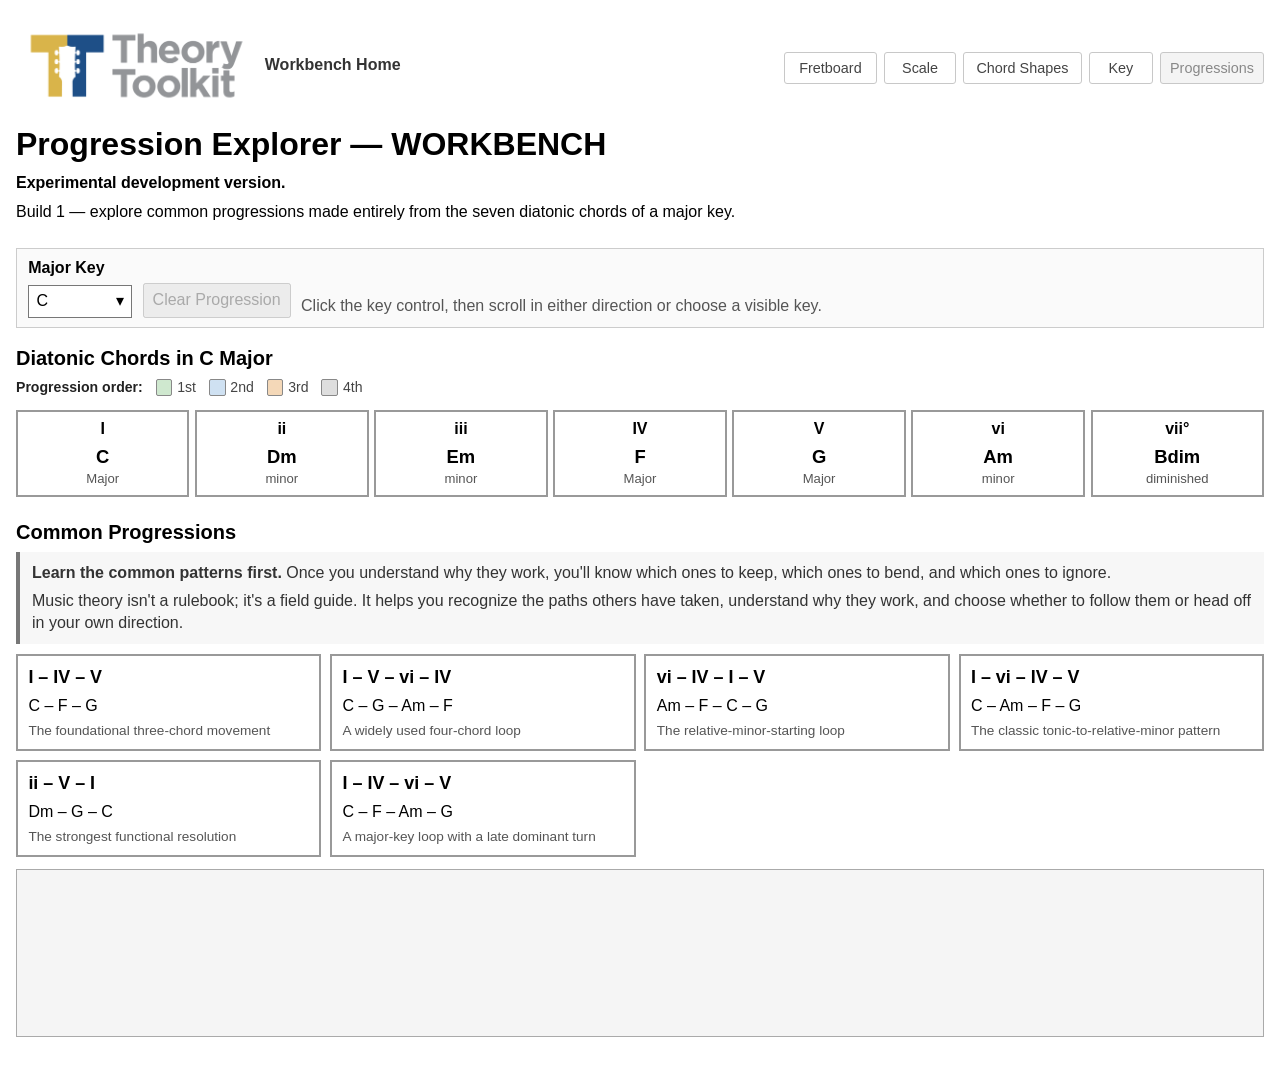
<file: progression-explorer.html>
<!doctype html>
<html lang="en">
<head>
  <meta charset="utf-8">
  <meta name="viewport" content="width=device-width, initial-scale=1">
  <title>Theory Toolkit - Progression Explorer Workbench</title>
  <link rel="icon" type="image/png" sizes="32x32" href="./assets/brand/favicon-32.png">
  <link rel="icon" type="image/png" sizes="512x512" href="./assets/brand/favicon-512.png">
  <link rel="apple-touch-icon" sizes="180x180" href="./assets/brand/apple-touch-icon.png">
  <style>
    :root {
      --border: #aaa;
      --soft-border: #ccc;
      --surface: #f5f5f5;
      --selected: #1e4f87;
      --selected-soft: #eaf3ff;
      --step-1: #cfe8cf;
      --step-2: #cfe1f2;
      --step-3: #f4d8b8;
      --step-4: #dedede;
    }
    * { box-sizing: border-box; }
    body { font-family: sans-serif; max-width: 1450px; margin: 1.25rem auto 2.5rem; padding: 0 1rem; line-height: 1.4; }
    h1 { margin: .35rem 0; }
    .toolkit-header { display: flex; align-items: center; justify-content: space-between; gap: 2rem; width: min(1618px, calc(100vw - 2rem)); margin-left: 50%; transform: translateX(-50%); }
    .toolkit-header > p { margin: 0; }
    .explorer-nav { display: grid; grid-template-columns: 5.8rem 4.5rem 7.4rem 4rem 6.5rem; justify-content: end; gap: .45rem; margin-left: auto; }
    .explorer-nav a, .explorer-nav .current { text-align: center; white-space: nowrap; }
    .explorer-nav a, .explorer-nav .current { display: inline-block; padding: .3rem .55rem; border: 1px solid #c8c8c8; border-radius: 3px; font-size: .9rem; text-decoration: none; }
    .explorer-nav a { color: #444; background: #fff; }
    .explorer-nav a:hover, .explorer-nav a:focus-visible { border-color: #888; text-decoration: underline; }
    .explorer-nav .current { color: #888; background: #f4f4f4; }
    @media (max-width: 900px) { .toolkit-header { align-items: flex-start; flex-direction: column; gap: .65rem; }  .explorer-nav { display: flex; justify-content: flex-start; margin-left: 0; } }

    .workbench-home { display: inline-flex; align-items: center; gap: .55rem; color: #333; font-weight: bold; text-decoration: none; }
    .workbench-home:hover, .workbench-home:focus-visible { text-decoration: underline; }
    .workbench-home img { display: block; width: min(15rem, 60vw); height: auto; }
    button { font: inherit; cursor: pointer; }
    button:focus-visible { outline: 3px solid #245a9a; outline-offset: 2px; }
    .workbench-mark { margin: .25rem 0; font-weight: bold; }
    .checkpoint-note { margin: .4rem 0 1.5rem; max-width: 980px; }
    .key-controls { display: flex; flex-wrap: wrap; align-items: end; gap: .65rem; padding: .55rem .7rem; border: 1px solid var(--soft-border); background: #fafafa; }
    .control-label { display: block; margin-bottom: .35rem; font-weight: bold; }
    .key-wheel { position: relative; width: 6.5rem; }
    .key-wheel-trigger { width: 100%; min-height: 1.9rem; padding: .25rem .45rem; border: 1px solid #777; background: #fff; text-align: left; }
    .key-wheel-trigger::after { float: right; content: "▾"; }
    .key-wheel-menu { position: absolute; top: 50%; left: 0; z-index: 20; width: 100%; border: 1px solid #777; background: #fff; box-shadow: 0 .25rem .75rem rgba(0,0,0,.25); overflow: hidden; transform: translateY(-50%); }
    .key-wheel-menu[hidden] { display: none; }
    .key-wheel-option { display: block; width: 100%; margin: 0; padding: .22rem .4rem; border: 0; background: #fff; text-align: center; }
    .key-wheel-option:hover, .key-wheel-option:focus { background: #e3efff; }
    .key-wheel-option.center { border-top: 1px solid #777; border-bottom: 1px solid #777; background: #f1f1f1; font-weight: bold; }
    .key-wheel-help { color: #555; max-width: 34rem; }
    .section-title { margin: 1rem 0 .4rem; font-size: 1.25rem; }
    .chord-scroll { overflow-x: auto; padding: .1rem 0 .3rem; }
    .chord-grid { display: grid; grid-template-columns: repeat(7, minmax(105px, 1fr)); min-width: 735px; gap: .35rem; }
    .chord-card { min-height: 4.65rem; padding: .4rem .35rem; border: 2px solid #999; background: #fff; text-align: center; }
    .chord-card.step-1 { background: var(--step-1); }
    .chord-card.step-2 { background: var(--step-2); }
    .chord-card.step-3 { background: var(--step-3); }
    .chord-card.step-4 { background: var(--step-4); }
    .chord-card.step-1, .chord-card.step-2, .chord-card.step-3, .chord-card.step-4 { border-color: #777; }
    .progression-color-key { display: flex; flex-wrap: wrap; align-items: center; gap: .45rem .8rem; margin: .35rem 0 .65rem; color: #444; font-size: .88rem; }
    .progression-color-key strong { color: #222; }
    .progression-color-key .key-item { display: inline-flex; align-items: center; gap: .3rem; }
    .progression-color-key .swatch { width: 1.05rem; height: 1.05rem; border: 1px solid #888; border-radius: 2px; }
    .progression-color-key .step-1 { background: var(--step-1); }
    .progression-color-key .step-2 { background: var(--step-2); }
    .progression-color-key .step-3 { background: var(--step-3); }
    .progression-color-key .step-4 { background: var(--step-4); }
    .chord-degree { display: block; font-size: 1rem; font-weight: bold; }
    .chord-name { display: block; min-height: 1.45rem; margin: .2rem 0 .05rem; font-size: 1.15rem; font-weight: bold; }
    .chord-quality { display: block; color: #555; font-size: .82rem; }
    .progression-grid { display: grid; grid-template-columns: repeat(auto-fit, minmax(245px, 1fr)); gap: .55rem; }
    .guidance-note { margin: 0 0 .65rem; padding: .6rem .75rem; border-left: 4px solid #777; background: #f7f7f7; color: #333; }
    .guidance-note p { margin: 0; }
    .guidance-note p + p { margin-top: .35rem; }
    .progression-card { min-height: 6rem; padding: .55rem .65rem; border: 2px solid #999; background: #fff; text-align: left; }
    .progression-card:hover { border-color: var(--selected); background: #f5f9ff; }
    .progression-card.selected { border: 4px solid var(--selected); padding: calc(.55rem - 2px) calc(.65rem - 2px); background: var(--selected-soft); }
    .progression-numerals { display: block; font-size: 1.12rem; font-weight: bold; }
    .progression-chords { display: block; margin-top: .3rem; font-size: 1rem; }
    .progression-name { display: block; margin-top: .25rem; color: #555; font-size: .85rem; }
    .detail-panel { display: grid; grid-template-columns: minmax(230px, .8fr) minmax(330px, 1.4fr); gap: 1rem; min-height: 10.5rem; margin-top: .75rem; padding: .7rem .8rem; border: 1px solid var(--border); background: var(--surface); }
    .detail-panel.empty > * { visibility: hidden; }
    .detail-heading { margin: 0 0 .35rem; font-size: 1.2rem; }
    .detail-sequence { margin: .2rem 0 .65rem; font-size: 1.15rem; font-weight: bold; }
    .detail-facts { display: grid; grid-template-columns: max-content 1fr; gap: .25rem .55rem; margin: 0; font-size: .9rem; }
    .detail-facts dt { font-weight: bold; }
    .detail-facts dd { margin: 0; }
    .detail-explanation { margin: 0; }
    .song-placeholder { margin: .75rem 0 0; padding-top: .6rem; border-top: 1px solid var(--soft-border); color: #555; font-size: .9rem; }
    #clear-progression { padding: .25rem .5rem; }
    @media (max-width: 760px) {
      .detail-panel { grid-template-columns: 1fr; }
    }
  </style>
</head>
<body>
  <header class="toolkit-header">
  <p><a class="workbench-home" href="index.html"><img src="./assets/brand/theory-toolkit-logo-no-tagline.png" alt="Theory Toolkit"><span>Workbench Home</span></a></p>
  <nav class="explorer-nav" aria-label="Explorer navigation">
      <a href="fretboard-explorer.html">Fretboard</a>
      <a href="scale-explorer.html">Scale</a>
      <a href="chord-shape-explorer.html">Chord Shapes</a>
      <a href="key-explorer.html">Key</a>
      <span class="current" aria-current="page">Progressions</span>
  </nav>
</header>
  <h1>Progression Explorer — WORKBENCH</h1>
  <p class="workbench-mark">Experimental development version.</p>
  <p class="checkpoint-note">Build 1 — explore common progressions made entirely from the seven diatonic chords of a major key.</p>

  <section class="key-controls" aria-labelledby="key-control-heading">
    <div>
      <span class="control-label" id="key-control-heading">Major Key</span>
      <div class="key-wheel" id="key-wheel">
        <button type="button" class="key-wheel-trigger" id="key-wheel-trigger" aria-haspopup="listbox" aria-expanded="false">C</button>
        <div class="key-wheel-menu" id="key-wheel-menu" role="listbox" aria-label="Major keys" hidden></div>
      </div>
    </div>
    <button type="button" id="clear-progression" disabled>Clear Progression</button>
    <span class="key-wheel-help">Click the key control, then scroll in either direction or choose a visible key.</span>
  </section>

  <main>
    <h2 class="section-title" id="chords-heading">Diatonic Chords in C Major</h2>
    <div class="progression-color-key" aria-label="Progression color key">
      <strong>Progression order:</strong>
      <span class="key-item"><span class="swatch step-1" aria-hidden="true"></span>1st</span>
      <span class="key-item"><span class="swatch step-2" aria-hidden="true"></span>2nd</span>
      <span class="key-item"><span class="swatch step-3" aria-hidden="true"></span>3rd</span>
      <span class="key-item"><span class="swatch step-4" aria-hidden="true"></span>4th</span>
    </div>
    <div class="chord-scroll"><div class="chord-grid" id="chord-grid" aria-labelledby="chords-heading"></div></div>

    <h2 class="section-title" id="progressions-heading">Common Progressions</h2>
    <aside class="guidance-note" role="note">
      <p><strong>Learn the common patterns first.</strong> Once you understand why they work, you'll know which ones to keep, which ones to bend, and which ones to ignore.</p>
      <p>Music theory isn't a rulebook; it's a field guide. It helps you recognize the paths others have taken, understand why they work, and choose whether to follow them or head off in your own direction.</p>
    </aside>
    <div class="progression-grid" id="progression-grid" aria-labelledby="progressions-heading"></div>

    <section class="detail-panel empty" id="detail-panel" aria-live="polite">
      <div>
        <h2 class="detail-heading" id="detail-heading"></h2>
        <p class="detail-sequence" id="detail-sequence"></p>
        <dl class="detail-facts">
          <dt>Pattern</dt><dd id="detail-pattern"></dd>
          <dt>Variation</dt><dd id="detail-variation"></dd>
        </dl>
      </div>
      <div>
        <p class="detail-explanation" id="detail-explanation"></p>
        <p class="song-placeholder"><strong>Example songs:</strong> Reserved for a later build after the presentation and linking approach are approved.</p>
      </div>
    </section>
  </main>

  <script type="module">
    import { MAJOR_KEYS, DIATONIC_CHORDS } from "./src/data/key-explorer-data.js?v=20260818-2";

    const PROGRESSIONS = [
      {
        id: "one-four-five",
        numerals: ["I", "IV", "V"],
        name: "The foundational three-chord movement",
        variation: "I – IV – V – I or I – V – IV – I",
        explanation: "This is one of the clearest demonstrations of major-key harmony. The tonic establishes home, the IV chord moves away from home, and the V chord creates the strongest pull back toward I. The three chords can be reordered and repeated in many ways without losing the key’s identity."
      },
      {
        id: "one-five-six-four",
        numerals: ["I", "V", "vi", "IV"],
        name: "A widely used four-chord loop",
        variation: "vi – IV – I – V",
        explanation: "The tonic begins from a stable place, V adds forward motion, vi introduces the relative minor color, and IV opens the harmony before the loop returns home. Because every chord connects smoothly, the pattern can repeat without demanding a hard ending."
      },
      {
        id: "six-four-one-five",
        numerals: ["vi", "IV", "I", "V"],
        name: "The relative-minor-starting loop",
        variation: "I – V – vi – IV",
        explanation: "This uses the same four chords as I – V – vi – IV, but beginning on vi changes the emotional center. It often sounds more reflective at first, then grows brighter when it reaches I before V turns the progression back toward vi."
      },
      {
        id: "one-six-four-five",
        numerals: ["I", "vi", "IV", "V"],
        name: "The classic tonic-to-relative-minor pattern",
        variation: "I – vi – ii – V",
        explanation: "I and vi share two chord tones, so the first move sounds smooth while shifting from major stability toward relative-minor color. IV then prepares V, and V supplies the tension that leads naturally back to I."
      },
      {
        id: "two-five-one",
        numerals: ["ii", "V", "I"],
        name: "The strongest functional resolution",
        variation: "ii – V – I – vi or IV – V – I",
        explanation: "The ii chord acts as a predominant, V creates dominant tension, and I resolves that tension. This compact movement makes the functions of preparation, tension, and resolution especially easy to hear."
      },
      {
        id: "one-four-six-five",
        numerals: ["I", "IV", "vi", "V"],
        name: "A major-key loop with a late dominant turn",
        variation: "I – IV – vi – V – I",
        explanation: "I begins at home and IV broadens the sound. Moving to vi adds relative-minor contrast without leaving the key, while V at the end creates a clear turn back toward I when the progression repeats or resolves."
      }
    ];

    const wheel = document.querySelector("#key-wheel");
    const wheelTrigger = document.querySelector("#key-wheel-trigger");
    const wheelMenu = document.querySelector("#key-wheel-menu");
    const clearProgression = document.querySelector("#clear-progression");
    const chordsHeading = document.querySelector("#chords-heading");
    const chordGrid = document.querySelector("#chord-grid");
    const progressionGrid = document.querySelector("#progression-grid");
    const detailPanel = document.querySelector("#detail-panel");
    const detailHeading = document.querySelector("#detail-heading");
    const detailSequence = document.querySelector("#detail-sequence");
    const detailPattern = document.querySelector("#detail-pattern");
    const detailVariation = document.querySelector("#detail-variation");
    const detailExplanation = document.querySelector("#detail-explanation");

    let selectedKey = MAJOR_KEYS[0];
    let selectedProgression = null;
    let wheelCenter = 0;
    let lastWheelStep = 0;

    const wrapIndex = index => (index + MAJOR_KEYS.length) % MAJOR_KEYS.length;
    const chordForDegree = degree => DIATONIC_CHORDS.find(chord => chord.degree === degree);
    const chordName = (key, chord) => `${key.notes[chord.triadDegrees[0]]}${chord.suffix}`;
    const progressionChordNames = progression => progression.numerals.map(degree => chordName(selectedKey, chordForDegree(degree)));

    function renderWheel() {
      wheelMenu.innerHTML = "";
      for (let offset = -3; offset <= 3; offset += 1) {
        const key = MAJOR_KEYS[wrapIndex(wheelCenter + offset)];
        const option = document.createElement("button");
        option.type = "button";
        option.className = `key-wheel-option${offset === 0 ? " center" : ""}`;
        option.textContent = key.label;
        option.setAttribute("role", "option");
        option.setAttribute("aria-selected", String(selectedKey.id === key.id));
        option.addEventListener("click", () => selectKey(key));
        wheelMenu.appendChild(option);
      }
    }

    function openWheel() {
      wheelCenter = MAJOR_KEYS.findIndex(key => key.id === selectedKey.id);
      renderWheel();
      wheelMenu.hidden = false;
      wheelTrigger.setAttribute("aria-expanded", "true");
    }

    function closeWheel() {
      wheelMenu.hidden = true;
      wheelTrigger.setAttribute("aria-expanded", "false");
    }

    function moveWheel(direction) {
      wheelCenter = wrapIndex(wheelCenter + direction);
      renderWheel();
    }

    function selectKey(key) {
      selectedKey = key;
      wheelCenter = MAJOR_KEYS.findIndex(item => item.id === key.id);
      wheelTrigger.textContent = key.label;
      closeWheel();
      render();
      wheelTrigger.focus();
    }

    function selectProgression(progression) {
      selectedProgression = progression;
      clearProgression.disabled = false;
      render();
    }

    function clearSelectedProgression() {
      selectedProgression = null;
      clearProgression.disabled = true;
      render();
    }

    function renderChords() {
      chordsHeading.textContent = `Diatonic Chords in ${selectedKey.label} Major`;
      chordGrid.innerHTML = "";
      const progressionPositions = new Map();
      (selectedProgression?.numerals ?? []).forEach((degree, index) => {
        if (!progressionPositions.has(degree)) progressionPositions.set(degree, index + 1);
      });
      DIATONIC_CHORDS.forEach(chord => {
        const card = document.createElement("div");
        const step = progressionPositions.get(chord.degree);
        card.className = `chord-card${step && step <= 4 ? ` step-${step}` : ""}`;
        card.innerHTML = `<span class="chord-degree">${chord.degree}</span><span class="chord-name">${chordName(selectedKey, chord)}</span><span class="chord-quality">${chord.quality}</span>`;
        chordGrid.appendChild(card);
      });
    }

    function renderProgressions() {
      progressionGrid.innerHTML = "";
      PROGRESSIONS.forEach(progression => {
        const card = document.createElement("button");
        const selected = selectedProgression?.id === progression.id;
        card.type = "button";
        card.className = `progression-card${selected ? " selected" : ""}`;
        card.setAttribute("aria-pressed", String(selected));
        card.innerHTML = `<span class="progression-numerals">${progression.numerals.join(" – ")}</span><span class="progression-chords">${progressionChordNames(progression).join(" – ")}</span><span class="progression-name">${progression.name}</span>`;
        card.addEventListener("click", () => selectProgression(progression));
        progressionGrid.appendChild(card);
      });
    }

    function renderDetails() {
      if (!selectedProgression) {
        detailPanel.classList.add("empty");
        return;
      }
      detailHeading.textContent = selectedProgression.name;
      detailSequence.textContent = progressionChordNames(selectedProgression).join(" – ");
      detailPattern.textContent = selectedProgression.numerals.join(" – ");
      detailVariation.textContent = selectedProgression.variation;
      detailExplanation.textContent = selectedProgression.explanation;
      detailPanel.classList.remove("empty");
    }

    function render() {
      renderChords();
      renderProgressions();
      renderDetails();
    }

    wheelTrigger.addEventListener("click", () => wheelMenu.hidden ? openWheel() : closeWheel());
    wheelMenu.addEventListener("wheel", event => {
      event.preventDefault();
      const now = performance.now();
      if (Math.abs(event.deltaY) < 1 || now - lastWheelStep < 25) return;
      lastWheelStep = now;
      moveWheel(event.deltaY > 0 ? 1 : -1);
    }, { passive: false });
    wheelTrigger.addEventListener("keydown", event => {
      if (!["ArrowDown", "ArrowUp", "Escape"].includes(event.key)) return;
      event.preventDefault();
      if (event.key === "Escape") { closeWheel(); return; }
      if (wheelMenu.hidden) openWheel();
      moveWheel(event.key === "ArrowDown" ? 1 : -1);
      wheelMenu.querySelector(".center").focus();
    });
    wheelMenu.addEventListener("keydown", event => {
      if (event.key === "Escape") {
        event.preventDefault();
        closeWheel();
        wheelTrigger.focus();
        return;
      }
      if (!["ArrowDown", "ArrowUp"].includes(event.key)) return;
      event.preventDefault();
      moveWheel(event.key === "ArrowDown" ? 1 : -1);
      wheelMenu.querySelector(".center").focus();
    });
    document.addEventListener("click", event => { if (!wheel.contains(event.target)) closeWheel(); });
    clearProgression.addEventListener("click", clearSelectedProgression);
    render();
  </script>
</body>
</html>
</file>
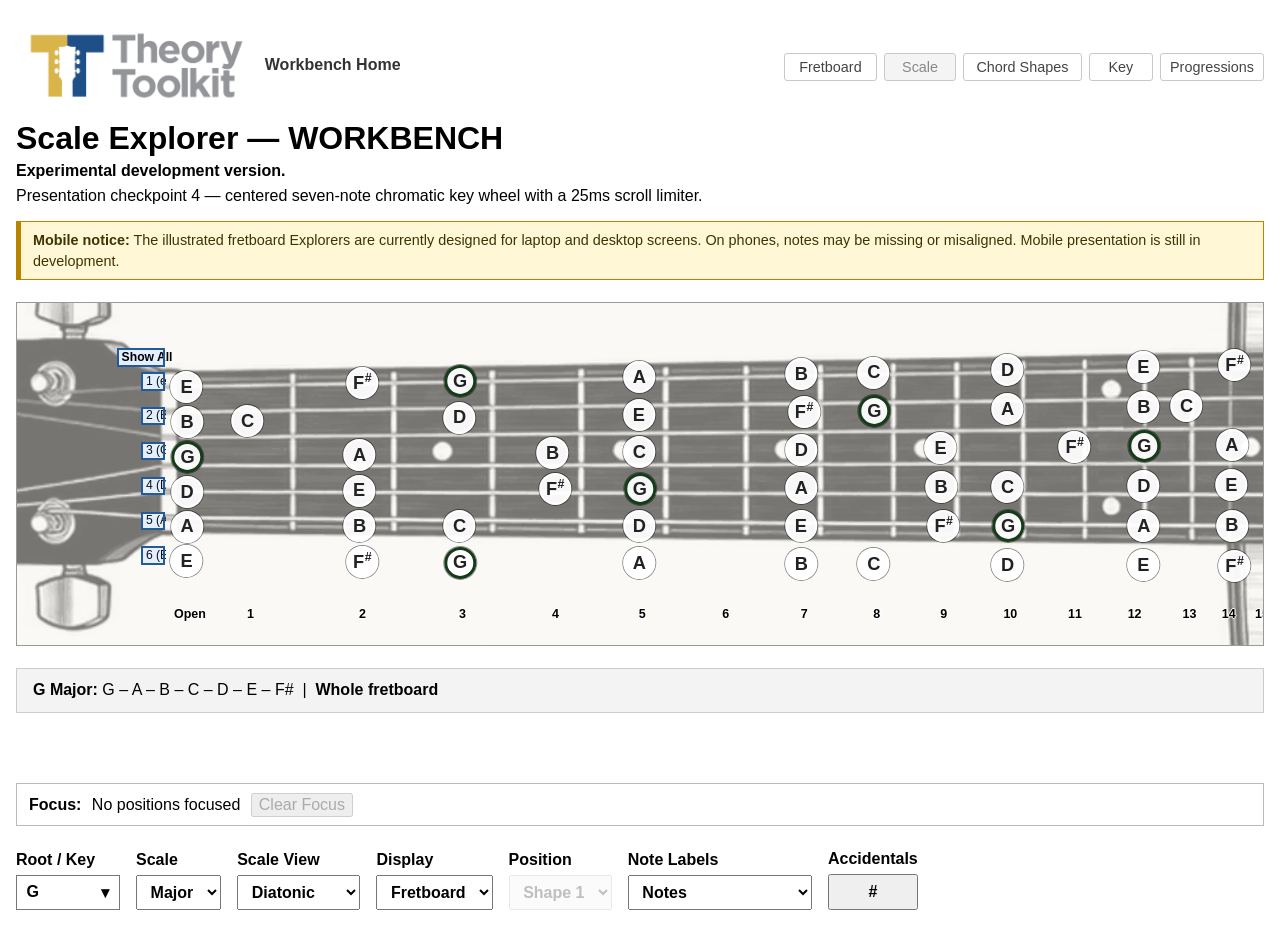
<file: scale-explorer.html>
<!doctype html>
<html lang="en"><head><meta charset="utf-8"><meta name="viewport" content="width=device-width,initial-scale=1"><title>Theory Toolkit - Scale Explorer Workbench</title><link rel="icon" type="image/png" sizes="32x32" href="./assets/brand/favicon-32.png"><link rel="icon" type="image/png" sizes="512x512" href="./assets/brand/favicon-512.png"><link rel="apple-touch-icon" sizes="180x180" href="./assets/brand/apple-touch-icon.png"><link rel="stylesheet" href="./src/styles/fretboard-view.css?v=20260819-cleanup1"><style>body{font-family:sans-serif;max-width:1650px;margin:1.25rem auto 2rem;padding:0 1rem}h1{margin:.35rem 0}
    .toolkit-header { display: flex; align-items: center; justify-content: space-between; gap: 2rem; width: min(1618px, calc(100vw - 2rem)); margin-left: 50%; transform: translateX(-50%); }
    .toolkit-header > p { margin: 0; }
    .explorer-nav { display: grid; grid-template-columns: 5.8rem 4.5rem 7.4rem 4rem 6.5rem; justify-content: end; gap: .45rem; margin-left: auto; }
    .explorer-nav a, .explorer-nav .current { text-align: center; white-space: nowrap; }
    .explorer-nav a, .explorer-nav .current { display: inline-block; padding: .3rem .55rem; border: 1px solid #c8c8c8; border-radius: 3px; font-size: .9rem; text-decoration: none; }
    .explorer-nav a { color: #444; background: #fff; }
    .explorer-nav a:hover, .explorer-nav a:focus-visible { border-color: #888; text-decoration: underline; }
    .explorer-nav .current { color: #888; background: #f4f4f4; }
    @media (max-width: 900px) { .toolkit-header { align-items: flex-start; flex-direction: column; gap: .65rem; }  .explorer-nav { display: flex; justify-content: flex-start; margin-left: 0; } }
.workbench-home{display:inline-flex;align-items:center;gap:.55rem;color:#333;font-weight:bold;text-decoration:none}.workbench-home:hover,.workbench-home:focus-visible{text-decoration:underline}.workbench-home img{display:block;width:min(15rem,60vw);height:auto}.workbench-mark{margin:.25rem 0;font-weight:bold}.checkpoint-note{margin:.4rem 0 1rem;max-width:900px}.controls{display:flex;flex-wrap:wrap;gap:1rem;align-items:end;margin:1.5rem 0}label,.key-wheel-control{display:grid;gap:.35rem;font-weight:bold}.control-label{display:block}select,input,textarea,button{font:inherit}select,input,textarea{padding:.45rem .6rem}select:disabled{opacity:.5}.summary{margin:1rem 0 1.5rem;padding:.8rem 1rem;background:#f3f3f3;border:1px solid #ccc}.legend{margin:1rem 0 1.25rem;color:#444;display:flex;flex-wrap:wrap;gap:.5rem;align-items:center;min-height:1.6rem}.chip{display:inline-block;padding:.1rem .4rem;border:1px solid #999;font-weight:bold}.root-chip{background:#bfe8c2;color:#163b1a}.third-chip{background:#666;color:#fff}.fifth-chip{background:#d8d8d8;color:#222}.blue-chip{background:#b9dcff;color:#003d73;border-color:#7db7ec}.feedback-launch{margin:2rem 0 1rem}.feedback-launch button,.feedback-actions button{padding:.55rem .85rem;cursor:pointer}.feedback-panel{border:1px solid #bbb;background:#fafafa;padding:1rem 1.2rem;margin:1rem 0 2rem}.feedback-panel[hidden]{display:none}.feedback-panel h2{margin-top:0}.feedback-panel label{margin:.85rem 0}.feedback-panel textarea{min-height:8rem;resize:vertical}.feedback-panel input,.feedback-panel textarea{box-sizing:border-box;width:100%}.feedback-panel .optional{font-weight:normal;color:#555}.feedback-contact{display:grid;grid-template-columns:1fr 1fr;gap:1rem}.feedback-actions{display:flex;gap:.7rem;align-items:center;margin-top:1rem}.feedback-note{font-size:.9rem;color:#555}.feedback-status{font-weight:bold}.feedback-status.error{color:#8b0000}@media(max-width:650px){.feedback-contact{grid-template-columns:1fr}}.focus-bar{display:flex;flex-wrap:wrap;align-items:center;gap:.65rem;border:1px solid #bbb;padding:.55rem .75rem;margin:.75rem 0 1.25rem}.accidental-control button{padding:.45rem .7rem;min-width:2.5rem;cursor:pointer}.key-wheel{position:relative;width:6.5rem}.key-wheel-trigger{width:100%;padding:.45rem .6rem;border:1px solid #777;background:#fff;text-align:left;cursor:pointer}.key-wheel-trigger::after{float:right;content:"▾"}.key-wheel-menu{position:absolute;top:50%;left:0;z-index:20;width:100%;box-sizing:border-box;border:1px solid #777;background:#fff;box-shadow:0 .25rem .75rem rgba(0,0,0,.25);overflow:hidden;transform:translateY(-50%)}.key-wheel-menu[hidden]{display:none}.key-wheel-option{display:block;width:100%;margin:0;padding:.3rem .55rem;border:0;background:#fff;text-align:center;cursor:pointer}.key-wheel-option:hover,.key-wheel-option:focus{background:#e3efff}.key-wheel-option.center{border-top:1px solid #777;border-bottom:1px solid #777;background:#f3f3f3;font-weight:bold}.key-wheel-help{position:absolute;width:1px;height:1px;overflow:hidden;clip:rect(0 0 0 0);white-space:nowrap}</style>  <link rel="stylesheet" href="src/ui/mobile-support-notice.css">
</head><body>
<header class="toolkit-header">
  <p><a class="workbench-home" href="index.html"><img src="./assets/brand/theory-toolkit-logo-no-tagline.png" alt="Theory Toolkit"><span>Workbench Home</span></a></p>
  <nav class="explorer-nav" aria-label="Explorer navigation">
      <a href="fretboard-explorer.html">Fretboard</a>
      <span class="current" aria-current="page">Scale</span>
      <a href="chord-shape-explorer.html">Chord Shapes</a>
      <a href="key-explorer.html">Key</a>
      <a href="progression-explorer.html">Progressions</a>
  </nav>
</header>
<h1>Scale Explorer — WORKBENCH</h1>
<p class="workbench-mark">Experimental development version.</p>
<p class="checkpoint-note">Presentation checkpoint 4 — centered seven-note chromatic key wheel with a 25ms scroll limiter.</p>

<aside class="mobile-support-notice" role="note"><strong>Mobile notice:</strong> The illustrated fretboard Explorers are currently designed for laptop and desktop screens. On phones, notes may be missing or misaligned. Mobile presentation is still in development.</aside>

<div class="fretboard-wrap">
  <div class="fretboard-surface fretboard-diagnostic-surface">
  <table id="fretboard-table" class="fretboard-view fretboard-diagnostic scale-fretboard">
    <thead id="fretboard-head"></thead>
    <tbody id="fretboard-body"></tbody>
  </table>
  </div>
</div>

<div class="summary" id="summary"></div>
<div class="legend" id="legend"></div>

<div class="focus-bar">
  <strong>Focus:</strong>
  <span id="focus-status">No positions focused</span>
  <button type="button" id="clear-focus">Clear Focus</button>
</div>

<div class="controls">
  <div class="key-wheel-control">
    <span class="control-label" id="key-wheel-label">Root / Key</span>
    <div class="key-wheel">
      <button type="button" id="key-wheel-trigger" class="key-wheel-trigger" aria-labelledby="key-wheel-label key-wheel-value" aria-expanded="false"><span id="key-wheel-value">G</span></button>
      <div id="key-wheel-menu" class="key-wheel-menu" role="listbox" aria-labelledby="key-wheel-label" hidden></div>
      <span class="key-wheel-help" id="key-wheel-help">Scroll to move chromatically. Click a note to select it.</span>
    </div>
    <select id="root" hidden aria-hidden="true" tabindex="-1"></select>
  </div>
  <label>Scale<select id="scale"><option value="major">Major</option><option value="minor">Minor</option></select></label>
  <label>Scale View<select id="scale-view"><option value="diatonic">Diatonic</option><option value="pentatonic">Pentatonic</option><option value="blues">Blues</option></select></label>
  <label>Display<select id="display"><option value="fretboard">Fretboard</option><option value="position">Position</option></select></label>
  <label>Position<select id="position" disabled><option value="0">Shape 1</option><option value="1">Shape 2</option><option value="2">Shape 3</option><option value="3">Shape 4</option><option value="4">Shape 5</option></select></label>
  <label>Note Labels<select id="labels"><option value="notes">Notes</option><option value="intervals">Intervals / Degrees</option></select></label>
  <label class="accidental-control">Accidentals<button type="button" id="accidental-toggle" aria-label="Showing sharps; switch to flats" title="Switch between sharps and flats">#</button></label>
</div>
<script type="module">import{CHROMATIC_SHARPS,STANDARD_GUITAR_TUNING}from"./src/data/music-data.js";import{buildFretboard}from"./src/engine/fretboard.js";import{createFretboardFocus}from"./src/engine/fretboard-focus.js";import{FRETBOARD_MAX_FRET,configureFretboardView,positionFretboardCells}from"./src/ui/fretboard-view.js";
const SCALE_FORMULAS={diatonic:{major:{name:"Major",semitones:[0,2,4,5,7,9,11]},minor:{name:"Minor",semitones:[0,2,3,5,7,8,10]}},pentatonic:{major:{name:"Major Pentatonic",semitones:[0,2,4,7,9]},minor:{name:"Minor Pentatonic",semitones:[0,3,5,7,10]}},blues:{major:{name:"Major Blues",semitones:[0,2,3,4,7,9],blueOffset:3},minor:{name:"Minor Blues",semitones:[0,3,5,6,7,10],blueOffset:6}}};
const INTERVAL_NAMES={0:"R",1:"b2",2:"2",3:"b3",4:"3",5:"4",6:"b5",7:"5",8:"b6",9:"6",10:"b7",11:"7"};
const G_MAJOR_DIATONIC=[[[2,3,5],[2,3,5],[2,4,5],[2,4,5],[3,5],[2,3,5]],[[5,7,8],[5,7],[4,5,7],[4,5,7],[5,7,8],[5,7,8]],[[7,8,10],[7,9,10],[7,9,10],[7,9],[7,8,10],[7,8,10]],[[10,12],[9,10,12],[9,10,12],[9,11,12],[10,12,13],[10,12]],[[12,14,15],[12,14,15],[12,14],[11,12,14],[12,13,15],[12,14,15]]];
const G_MAJOR_PENTATONIC=[[[3,5],[2,5],[2,5],[2,4],[3,5],[3,5]],[[5,7],[5,7],[5,7],[4,7],[5,8],[5,7]],[[7,10],[7,10],[7,9],[7,9],[8,10],[7,10]],[[10,12],[10,12],[9,12],[9,12],[10,12],[10,12]],[[12,15],[12,14],[12,14],[12,14],[12,15],[12,15]]];
const G_MAJOR_BLUES=[[[3,5,6],[2,5],[2,5],[2,3,4],[3,5],[3,5,6]],[[5,6,7],[5,7],[5,7,8],[4,7],[5,8],[5,6,7]],[[7,10],[7,10],[7,8,9],[7,9],[8,10,11],[7,10]],[[10,12],[10,12,13],[9,12],[9,12],[10,11,12],[10,12]],[[12,15],[12,13,14],[12,14],[12,14,15],[12,15],[12,15]]];
const MINOR_FROM_MAJOR=[4,0,1,2,3],MAX_FRET=FRETBOARD_MAX_FRET,fretboard=buildFretboard(STANDARD_GUITAR_TUNING,MAX_FRET),focus=createFretboardFocus(),focusOverrides=new Set,selectedStrings=new Set;
let allStringsActive=true,accidentalDisplay="sharps",wheelCenterIndex=CHROMATIC_SHARPS.indexOf("G"),lastWheelStep=0;
const FLAT_NAMES=new Map([["C#","Db"],["D#","Eb"],["F#","Gb"],["G#","Ab"],["A#","Bb"]]);
const positionKey=(stringNumber,fretNumber)=>`${stringNumber}:${fretNumber}`;
const displayNote=note=>accidentalDisplay==="flats"?(FLAT_NAMES.get(note)??note):note;
const rootSelect=document.querySelector("#root"),scaleSelect=document.querySelector("#scale"),scaleViewSelect=document.querySelector("#scale-view"),displaySelect=document.querySelector("#display"),positionSelect=document.querySelector("#position"),labelSelect=document.querySelector("#labels"),summary=document.querySelector("#summary"),legend=document.querySelector("#legend"),fretboardHead=document.querySelector("#fretboard-head"),fretboardBody=document.querySelector("#fretboard-body"),accidentalToggle=document.querySelector("#accidental-toggle"),keyWheel=document.querySelector(".key-wheel"),keyWheelTrigger=document.querySelector("#key-wheel-trigger"),keyWheelValue=document.querySelector("#key-wheel-value"),keyWheelMenu=document.querySelector("#key-wheel-menu");
rootSelect.innerHTML=CHROMATIC_SHARPS.map(n=>`<option value="${n}" ${n==="G"?"selected":""}>${n}</option>`).join("");
function buildScale(root,f){const i=CHROMATIC_SHARPS.indexOf(root);return f.semitones.map(o=>CHROMATIC_SHARPS[(i+o)%12])}function noteAtOffset(root,o){return CHROMATIC_SHARPS[(CHROMATIC_SHARPS.indexOf(root)+o)%12]}function intervalOffset(root,note){return(CHROMATIC_SHARPS.indexOf(note)-CHROMATIC_SHARPS.indexOf(root)+12)%12}function rootOffsetFromG(root){return(CHROMATIC_SHARPS.indexOf(root)-CHROMATIC_SHARPS.indexOf("G")+12)%12}function transposeShape(shape,a){return shape.map(s=>s.map(f=>f+a))}function selectedShape(root,q,v,p){const k=rootOffsetFromG(root),patterns=v==="diatonic"?G_MAJOR_DIATONIC:v==="pentatonic"?G_MAJOR_PENTATONIC:G_MAJOR_BLUES;if(q==="major")return transposeShape(patterns[p],k);return transposeShape(patterns[MINOR_FROM_MAJOR[p]],k+3)}function visibleOccurrences(shape){const o=[];for(let oct=-2;oct<=2;oct++){const s=transposeShape(shape,oct*12);if(s.flat().some(f=>f>=0&&f<=MAX_FRET))o.push(s)}return o}function shapeCellSet(shape){const cells=new Set;for(const occ of visibleOccurrences(shape))occ.forEach((frets,pi)=>{const di=5-pi;frets.forEach(f=>{if(f>=0&&f<=MAX_FRET)cells.add(`${di}:${f}`)})});return cells}
function resetStringScope(){selectedStrings.clear();allStringsActive=true;focusOverrides.clear()}
function toggleStringScope(stringNumber){if(allStringsActive){allStringsActive=false;selectedStrings.add(stringNumber)}else if(selectedStrings.has(stringNumber)){selectedStrings.delete(stringNumber);if(selectedStrings.size===0)allStringsActive=true}else selectedStrings.add(stringNumber);focusOverrides.clear();render()}
function renderKeyWheel(){keyWheelMenu.innerHTML="";for(let offset=-3;offset<=3;offset+=1){const note=CHROMATIC_SHARPS[(wheelCenterIndex+offset+12)%12],button=document.createElement("button");button.type="button";button.className=`key-wheel-option${offset===0?" center":""}`;button.dataset.note=note;button.textContent=displayNote(note);button.setAttribute("role","option");button.setAttribute("aria-selected",String(note===rootSelect.value));button.addEventListener("click",()=>commitKey(note));keyWheelMenu.appendChild(button)}}
function openKeyWheel(){wheelCenterIndex=CHROMATIC_SHARPS.indexOf(rootSelect.value);renderKeyWheel();keyWheelMenu.hidden=false;keyWheelTrigger.setAttribute("aria-expanded","true")}
function closeKeyWheel(){keyWheelMenu.hidden=true;keyWheelTrigger.setAttribute("aria-expanded","false")}
function commitKey(note){rootSelect.value=note;wheelCenterIndex=CHROMATIC_SHARPS.indexOf(note);keyWheelValue.textContent=displayNote(note);closeKeyWheel();rootSelect.dispatchEvent(new Event("change",{bubbles:true}));keyWheelTrigger.focus()}
function moveKeyWheel(direction){wheelCenterIndex=(wheelCenterIndex+direction+12)%12;renderKeyWheel()}
function updateAccidentalControls(){for(const option of rootSelect.options)option.textContent=displayNote(option.value);accidentalToggle.textContent=accidentalDisplay==="sharps"?"#":"b";accidentalToggle.setAttribute("aria-label",accidentalDisplay==="sharps"?"Showing sharps; switch to flats":"Showing flats; switch to sharps");keyWheelValue.textContent=displayNote(rootSelect.value);if(!keyWheelMenu.hidden)renderKeyWheel()}
function noteLabel(text,isInterval=false){const label=document.createElement("span"),noteText=document.createElement("span"),natural=document.createElement("span");label.className="note-label";noteText.className="note-text";natural.className="note-natural";let accidental="",main=text;if(isInterval&&/^[#b♯♭]/.test(text)){accidental=text[0];main=text.slice(1)}else if(/[#b♯♭]$/.test(text)){accidental=text.slice(-1);main=text.slice(0,-1)}if(isInterval&&accidental){const accidentalLabel=document.createElement("span");accidentalLabel.className="note-accidental";accidentalLabel.textContent=accidental;noteText.appendChild(accidentalLabel)}natural.textContent=main;noteText.appendChild(natural);if(!isInterval&&accidental){const accidentalLabel=document.createElement("span");accidentalLabel.className="note-accidental";accidentalLabel.textContent=accidental;noteText.appendChild(accidentalLabel)}label.appendChild(noteText);return label}
function updateFocusStatus(){focusStatus.textContent=focus.size===0?"No positions focused":`${focus.size} position${focus.size===1?"":"s"} focused`;clearFocus.disabled=focus.size===0}
function render(){
  const root=rootSelect.value,q=scaleSelect.value,v=scaleViewSelect.value,d=displaySelect.value,p=Number(positionSelect.value),formula=SCALE_FORMULAS[v][q],notes=buildScale(root,formula),scaleSet=new Set(notes),blueNote=v==="blues"?noteAtOffset(root,formula.blueOffset):null,use=d==="position",showIntervals=labelSelect.value==="intervals",cells=use?shapeCellSet(selectedShape(root,q,v,p)):null;
  positionSelect.disabled=!use;
  summary.innerHTML=`<strong>${displayNote(root)} ${formula.name}:</strong> ${notes.map(displayNote).join(" – ")} &nbsp;|&nbsp; <strong>${use?`Shape ${p+1}`:"Whole fretboard"}</strong>`;
  legend.innerHTML=showIntervals?`<span>Intervals:</span><span class="chip root-chip">R</span><span class="chip third-chip">3 / b3</span><span class="chip fifth-chip">5</span>${v==="blues"?`<span class="chip blue-chip">${INTERVAL_NAMES[formula.blueOffset]} blue note</span>`:""}`:(v==="blues"?`Blue note: <span class="chip blue-chip">${displayNote(blueNote)}</span>`:"");
  fretboardBody.innerHTML="";
  fretboard.forEach((stringData,i)=>{
    const stringMatches=allStringsActive||selectedStrings.has(stringData.string),row=document.createElement("tr"),label=document.createElement("td"),stringButton=document.createElement("button"),stringSelected=allStringsActive||selectedStrings.has(stringData.string);
    stringButton.type="button";stringButton.className="string-scope-button";stringButton.classList.toggle("selected",stringSelected);stringButton.setAttribute("aria-pressed",String(stringSelected));stringButton.textContent=stringData.label;stringButton.title=`Toggle ${stringData.label} string scope`;stringButton.addEventListener("click",()=>toggleStringScope(stringData.string));label.appendChild(stringButton);row.appendChild(label);
    stringData.frets.forEach(({note,fret})=>{
      const baseInView=use?cells.has(`${i}:${fret}`):scaleSet.has(note),inView=stringMatches&&baseInView,off=intervalOffset(root,note),interval=INTERVAL_NAMES[off],key=positionKey(stringData.string,fret),isFocused=focus.has(stringData.string,fret),isOverride=isFocused&&focusOverrides.has(key)&&stringMatches,show=inView||isOverride,isBlue=inView&&v==="blues"&&off===formula.blueOffset,isRoot=inView&&off===0,isThird=inView&&(off===3||off===4),isFifth=inView&&off===7,cell=document.createElement("td");
      cell.className=["fret-position",inView?"scale-note":"not-in-scale",!show?"hidden-note":"",fret===MAX_FRET?"suppressed-fret":"",!showIntervals&&inView&&note===root?"root-note":"",showIntervals&&isRoot?"role-root":"",showIntervals&&isThird?"role-third":"",showIntervals&&isFifth?"role-fifth":"",isBlue?"blue-note":"",isFocused&&show?"focused-position":""].filter(Boolean).join(" ");
      if(show)cell.appendChild(noteLabel(showIntervals?interval:displayNote(note),showIntervals));
      cell.dataset.string=String(stringData.string);cell.dataset.fret=String(fret);cell.title=`String ${stringData.string}, ${fret===0?"open":`fret ${fret}`}: ${displayNote(note)}`;
      cell.addEventListener("click",()=>{if(isFocused){focus.toggle(stringData.string,fret);focusOverrides.delete(key)}else{focus.toggle(stringData.string,fret);focusOverrides.add(key)}render()});row.appendChild(cell)
    });
    fretboardBody.appendChild(row)
  });
  const allStringsButton=document.querySelector("#all-strings");allStringsButton.classList.toggle("selected",allStringsActive);allStringsButton.setAttribute("aria-pressed",String(allStringsActive));positionFretboardCells(document.querySelector("#fretboard-table"),MAX_FRET);updateFocusStatus()
}
const clearFocus=document.querySelector("#clear-focus"),focusStatus=document.querySelector("#focus-status");
clearFocus.addEventListener("click",()=>{focus.clear();focusOverrides.clear();render()});
configureFretboardView({table:document.querySelector("#fretboard-table"),head:fretboardHead,maxFret:MAX_FRET,firstHeader:'<button type="button" id="all-strings" class="string-scope-button selected" aria-pressed="true" title="Show all strings">Show All</button>'});
document.querySelector("#all-strings").addEventListener("click",()=>{resetStringScope();render()});
accidentalToggle.addEventListener("click",()=>{accidentalDisplay=accidentalDisplay==="sharps"?"flats":"sharps";updateAccidentalControls();render()});
keyWheelTrigger.addEventListener("click",()=>{if(keyWheelMenu.hidden)openKeyWheel();else closeKeyWheel()});
keyWheelMenu.addEventListener("wheel",event=>{event.preventDefault();const now=performance.now();if(Math.abs(event.deltaY)<1||now-lastWheelStep<25)return;lastWheelStep=now;moveKeyWheel(event.deltaY>0?1:-1)},{passive:false});
keyWheelTrigger.addEventListener("keydown",event=>{if(event.key!=="ArrowDown"&&event.key!=="ArrowUp"&&event.key!=="Escape")return;event.preventDefault();if(event.key==="Escape"){closeKeyWheel();return}if(keyWheelMenu.hidden)openKeyWheel();moveKeyWheel(event.key==="ArrowDown"?1:-1);keyWheelMenu.querySelector(".center").focus()});
keyWheelMenu.addEventListener("keydown",event=>{if(event.key==="Escape"){event.preventDefault();closeKeyWheel();keyWheelTrigger.focus();return}if(event.key!=="ArrowDown"&&event.key!=="ArrowUp")return;event.preventDefault();moveKeyWheel(event.key==="ArrowDown"?1:-1);keyWheelMenu.querySelector(".center").focus()});
document.addEventListener("click",event=>{if(!keyWheel.contains(event.target))closeKeyWheel()});
[rootSelect,scaleSelect,scaleViewSelect,displaySelect,positionSelect,labelSelect].forEach(el=>el.addEventListener("change",render));
updateAccidentalControls();render();

</script></body></html>
</file>
<file: src/ui/mobile-support-notice.css>
.mobile-support-notice {
  margin: .7rem 0 1rem;
  padding: .55rem .75rem;
  border: 1px solid #b88300;
  border-left: 5px solid #b88300;
  background: #fff7d6;
  color: #3f3300;
  font-size: .9rem;
  line-height: 1.4;
}

.mobile-support-notice strong {
  display: inline;
}

@media (max-width: 760px) {
  .mobile-support-notice {
    margin: .75rem 0 1rem;
    padding: .8rem;
    border-width: 2px 2px 2px 6px;
    background: #fff0ae;
    font-size: 1rem;
  }

  .mobile-support-notice strong {
    display: block;
    margin-bottom: .25rem;
  }
}
</file>
<file: src/styles/fretboard-view.css>
.fretboard-wrap { overflow-x: auto; padding: .35rem 0; }

.fretboard-surface {
  position: relative;
  min-width: 1180px;
  min-height: 342px;
  padding: 0;
  overflow: hidden;
  background: #f8f5ed;
  border: 1px solid #999;
  isolation: isolate;
}

.fretboard-surface::before {
  position: absolute;
  inset: 0;
  z-index: 0;
  content: "";
  background: url("../../assets/studio-guitar-fretboard.png?v=20260819-2dot") left center / 140% auto no-repeat;
  opacity: .52;
}

.fretboard-view {
  position: absolute;
  z-index: 1;
  top: 0;
  left: 0;
  width: 100%;
  height: 100%;
  min-width: 0;
  table-layout: fixed;
  border-collapse: collapse;
  background: rgba(255, 255, 255, .18);
}

.fretboard-view th, .fretboard-view td {
  position: absolute;
  left: var(--cell-left);
  top: var(--cell-top);
  width: var(--cell-width);
  height: var(--cell-height);
  box-sizing: border-box;
  min-width: 0;
  padding: .1rem .05rem;
  overflow: hidden;
  text-align: center;
  white-space: nowrap;
  border: 1px solid rgba(40, 40, 40, .62);
  font-size: .76rem;
}

.fretboard-view th { background: rgba(255, 255, 255, .82); font-size: .78rem; }
.fretboard-view .string-scope-button { margin: 0; padding: .1rem .25rem; line-height: 1.1; font-size: .76rem; }
.fretboard-view th:first-child, .fretboard-view td:first-child { text-align: left; }
.fretboard-view td.fret-position { background: rgba(255, 255, 255, .66); text-shadow: 0 1px 0 #fff; }
.fretboard-view td.hidden-note, .fretboard-view td.not-in-scale { background: rgba(255, 255, 255, .25); }

.fretboard-diagnostic th, .fretboard-diagnostic td { border-color: rgba(40, 40, 40, .48); }
.fretboard-diagnostic th { background: rgba(255, 255, 255, .55); }
.fretboard-diagnostic td.fret-position { background: rgba(255, 255, 255, .16); }
.fretboard-diagnostic td.hidden-note { background: rgba(255, 255, 255, .08); }
.fretboard-diagnostic .open-position { z-index: 2; border-color: transparent; background: rgba(255, 255, 255, .58); }
.fretboard-diagnostic-surface::before { background-position: -5.25rem calc(50% - 5.25rem); background-size: 162% auto; }
.fretboard-diagnostic-surface[data-instrument="lapSteel"]::before {
  background-image: url("../../assets/daryl-electro-hawaiian-fretboard-photo.webp?v=20260827-1");
  background-position: center center;
  background-size: 100% 100%;
  transform: translateX(2.27%);
}
.fretboard-diagnostic-surface[data-instrument="bass"]::before {
  background-image: url("../../assets/rob-epiphone-viola-bass-fretboard.webp?v=20260829-1");
  background-position: center center;
  background-size: 100% 100%;
  filter: grayscale(1) contrast(1.08);
  opacity: .58;
}
.fretboard-view td.focused-position { background: #fff3a6 !important; }

/* Finished Fretboard Explorer presentation: calibrated cells remain as large
   hit targets, but their alignment scaffolding is visually removed. */
.fretboard-diagnostic { background: transparent; }
.fretboard-diagnostic th,
.fretboard-diagnostic td,
.fretboard-diagnostic th.open-position,
.fretboard-diagnostic td.open-position,
.fretboard-diagnostic td.fret-position,
.fretboard-diagnostic td.hidden-note {
  border-color: transparent;
  outline: none;
  background: transparent;
  box-shadow: none;
}
.fretboard-diagnostic th {
  background: transparent;
  overflow: visible;
  font-weight: bold;
  text-shadow: 0 1px 0 #fff, 0 -1px 0 #fff, 1px 0 0 #fff, -1px 0 0 #fff;
}
.fretboard-diagnostic td.fret-position { overflow: visible; cursor: pointer; }
.fretboard-diagnostic td.selected-note { outline: none; }
.fretboard-diagnostic .note-label {
  position: absolute;
  top: 50%;
  left: 50%;
  z-index: 1;
  display: grid;
  place-items: center start;
  transform: translate(-50%, -50%);
  pointer-events: none;
  width: 2.34rem;
  box-sizing: border-box;
  padding-left: .58rem;
  color: #fff;
  font-size: 1.14rem;
  font-weight: 700;
  line-height: 1;
  text-shadow: 0 1px 2px #111, 0 0 3px #111;
}
.fretboard-diagnostic .note-text {
  position: relative;
  z-index: 1;
  display: inline-flex;
  align-items: flex-start;
  isolation: isolate;
}
.fretboard-diagnostic .note-accidental {
  margin-left: .04em;
  font-size: .68em;
  transform: translateY(-.12em);
}
.fretboard-diagnostic td.hidden-note .note-label {
  color: transparent;
  text-shadow: none;
}
.fretboard-diagnostic td.selected-note .note-label {
  color: #063f75;
  font-weight: 800;
  text-shadow: none;
}
.fretboard-diagnostic td.selected-note .note-text::before,
.fretboard-diagnostic td.focused-position .note-text::before {
  position: absolute;
  top: 50%;
  left: 50%;
  z-index: -1;
  width: 2rem;
  height: 2rem;
  box-sizing: border-box;
  border: 2px solid #fff;
  border-radius: 50%;
  background: rgba(255, 255, 255, .94);
  box-shadow: 0 0 0 1px rgba(0, 0, 0, .45);
  content: "";
  transform: translate(-50%, -50%);
}
.fretboard-diagnostic td.focused-position {
  color: #111;
  background: transparent !important;
  box-shadow: none;
  font-weight: bold;
}
.fretboard-diagnostic td.focused-position .note-label {
  color: #111;
  text-shadow: none;
}
.fretboard-diagnostic td.focused-position .note-text::before {
  border: 3px solid #111;
  background: #fff3a6;
  box-shadow: none;
}
.fretboard-diagnostic td.suppressed-fret .note-label { display: none; }
.fretboard-diagnostic td[data-fret="12"] .note-label {
  transform: translate(calc(-50% + 12px), -50%);
}
.fretboard-diagnostic td[data-fret="14"] .note-label {
  transform: translate(calc(-50% + 6px), -50%);
}
.fretboard-diagnostic[data-instrument="lapSteel"] td[data-fret="12"] .note-label,
.fretboard-diagnostic[data-instrument="lapSteel"] td[data-fret="14"] .note-label {
  transform: translate(-50%, -50%);
}
.fretboard-diagnostic[data-instrument="bass"] td[data-fret="12"] .note-label,
.fretboard-diagnostic[data-instrument="bass"] td[data-fret="14"] .note-label {
  transform: translate(-50%, -50%);
}
.fretboard-diagnostic tbody .string-scope-button {
  color: #fff;
  text-shadow: -1px -1px 0 #111, 1px -1px 0 #111, -1px 1px 0 #111, 1px 1px 0 #111;
}
.fretboard-diagnostic tbody .string-scope-button.selected {
  color: #111;
  text-shadow: none;
}
.fretboard-diagnostic .string-scope-button {
  width: 100%;
  margin: 0;
  box-sizing: border-box;
  border: 1px solid transparent;
  background: transparent;
  text-align: left;
}
.fretboard-diagnostic .string-scope-button:hover { border-color: #777; }
.fretboard-diagnostic .string-scope-button.selected {
  border-color: #245a9a;
  outline: 2px solid #245a9a;
  outline-offset: -2px;
  background: #e3efff;
}

/* Scale Explorer keeps its musical role colors, translated from whole-cell
   fills into the shared circular fretboard marker language. */
.scale-fretboard td.scale-note .note-label { color: #222; text-shadow: none; }
.scale-fretboard td.scale-note .note-text::before {
  position: absolute;
  top: 50%;
  left: 50%;
  z-index: -1;
  width: 2rem;
  height: 2rem;
  box-sizing: border-box;
  border: 2px solid #fff;
  border-radius: 50%;
  background: rgba(255, 255, 255, .94);
  box-shadow: 0 0 0 1px rgba(0, 0, 0, .45);
  content: "";
  transform: translate(-50%, -50%);
}
.scale-fretboard td.root-note .note-text::before { border: 3px solid #163b1a; }
.scale-fretboard td.role-root .note-label { color: #163b1a; }
.scale-fretboard td.role-root .note-text::before { border-color: #88bf8c; background: #bfe8c2; }
.scale-fretboard td.role-third .note-label { color: #fff; }
.scale-fretboard td.role-third .note-text::before { border-color: #444; background: #666; }
.scale-fretboard td.role-fifth .note-label { color: #222; }
.scale-fretboard td.role-fifth .note-text::before { border-color: #aaa; background: #d8d8d8; }
.scale-fretboard td.blue-note .note-label { color: #003d73; }
.scale-fretboard td.blue-note .note-text::before { border-color: #7db7ec; background: #b9dcff; }
.scale-fretboard td.focused-position .note-label { color: #111; }
.scale-fretboard td.focused-position .note-text::before {
  border: 3px solid #111;
  background: #fff3a6;
  box-shadow: none;
}

@media (max-width: 700px) {
  .fretboard-surface { min-width: 1050px; }
}
</file>
